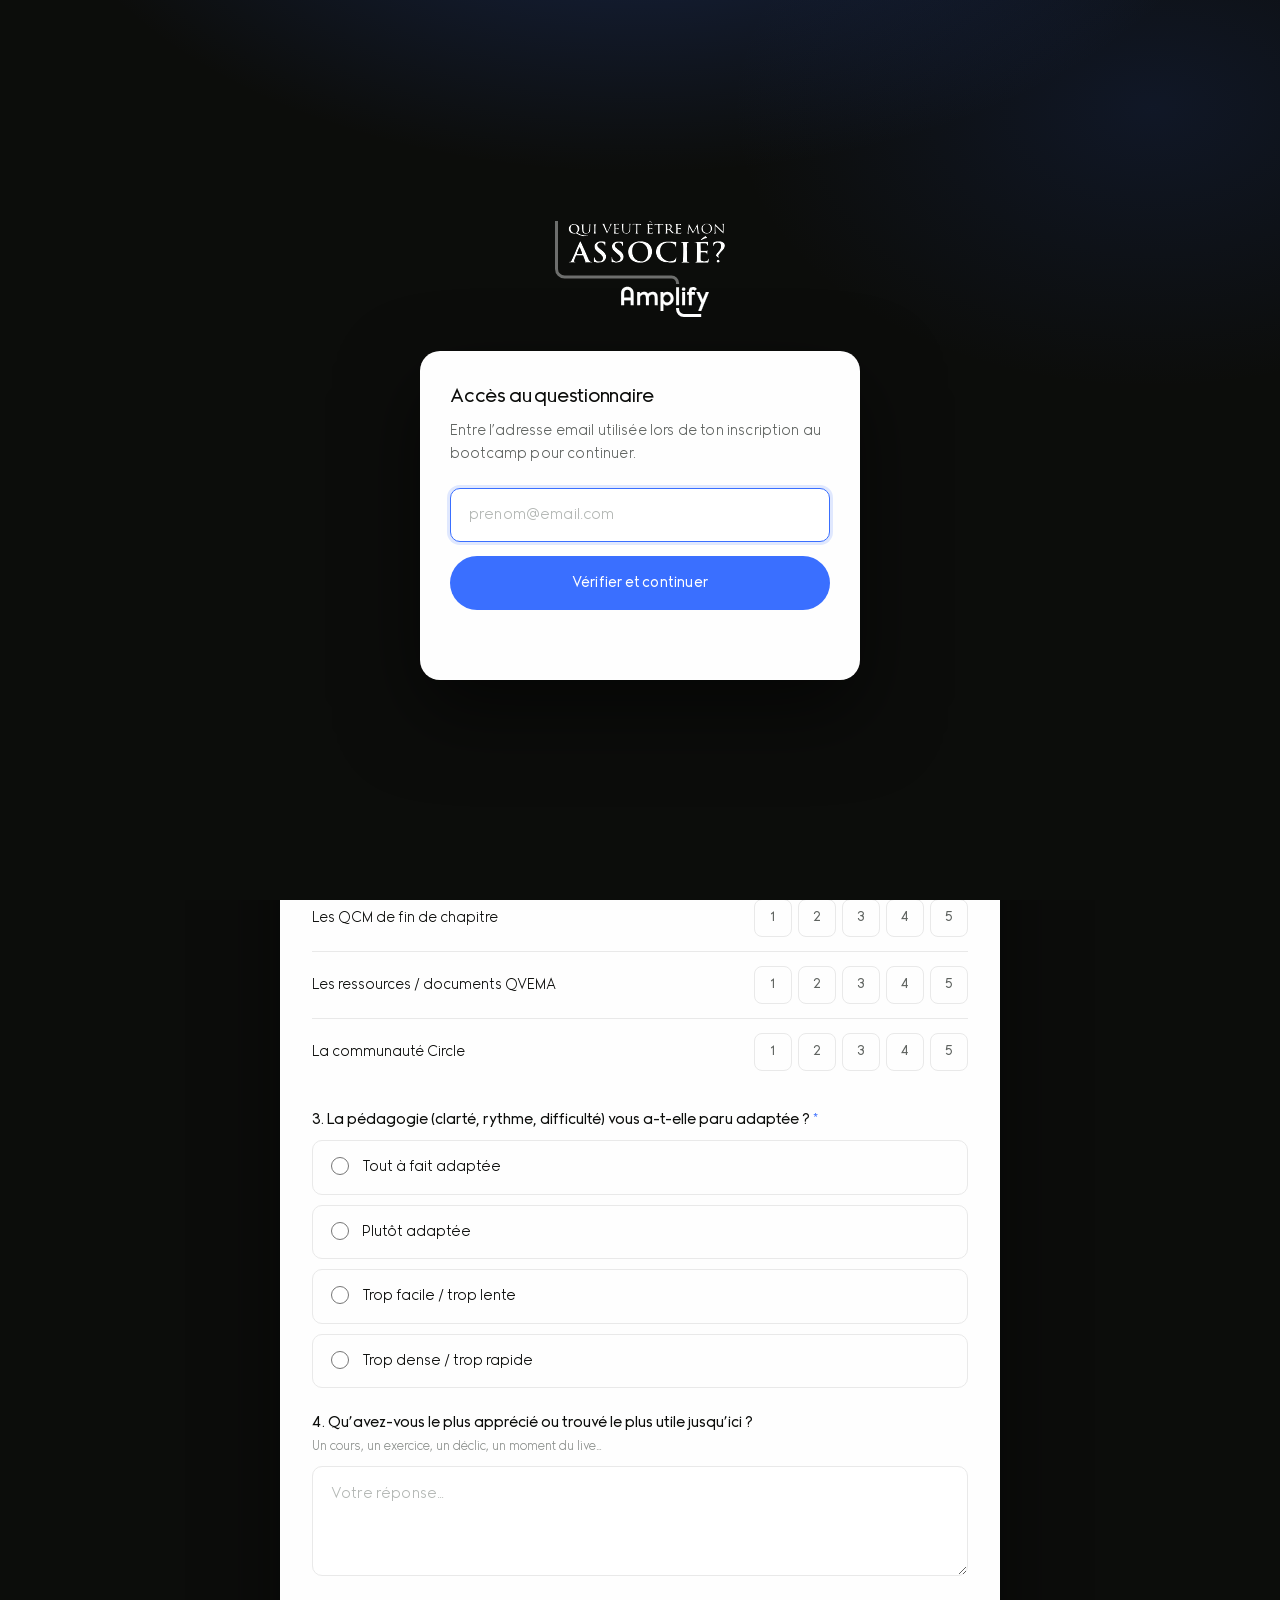
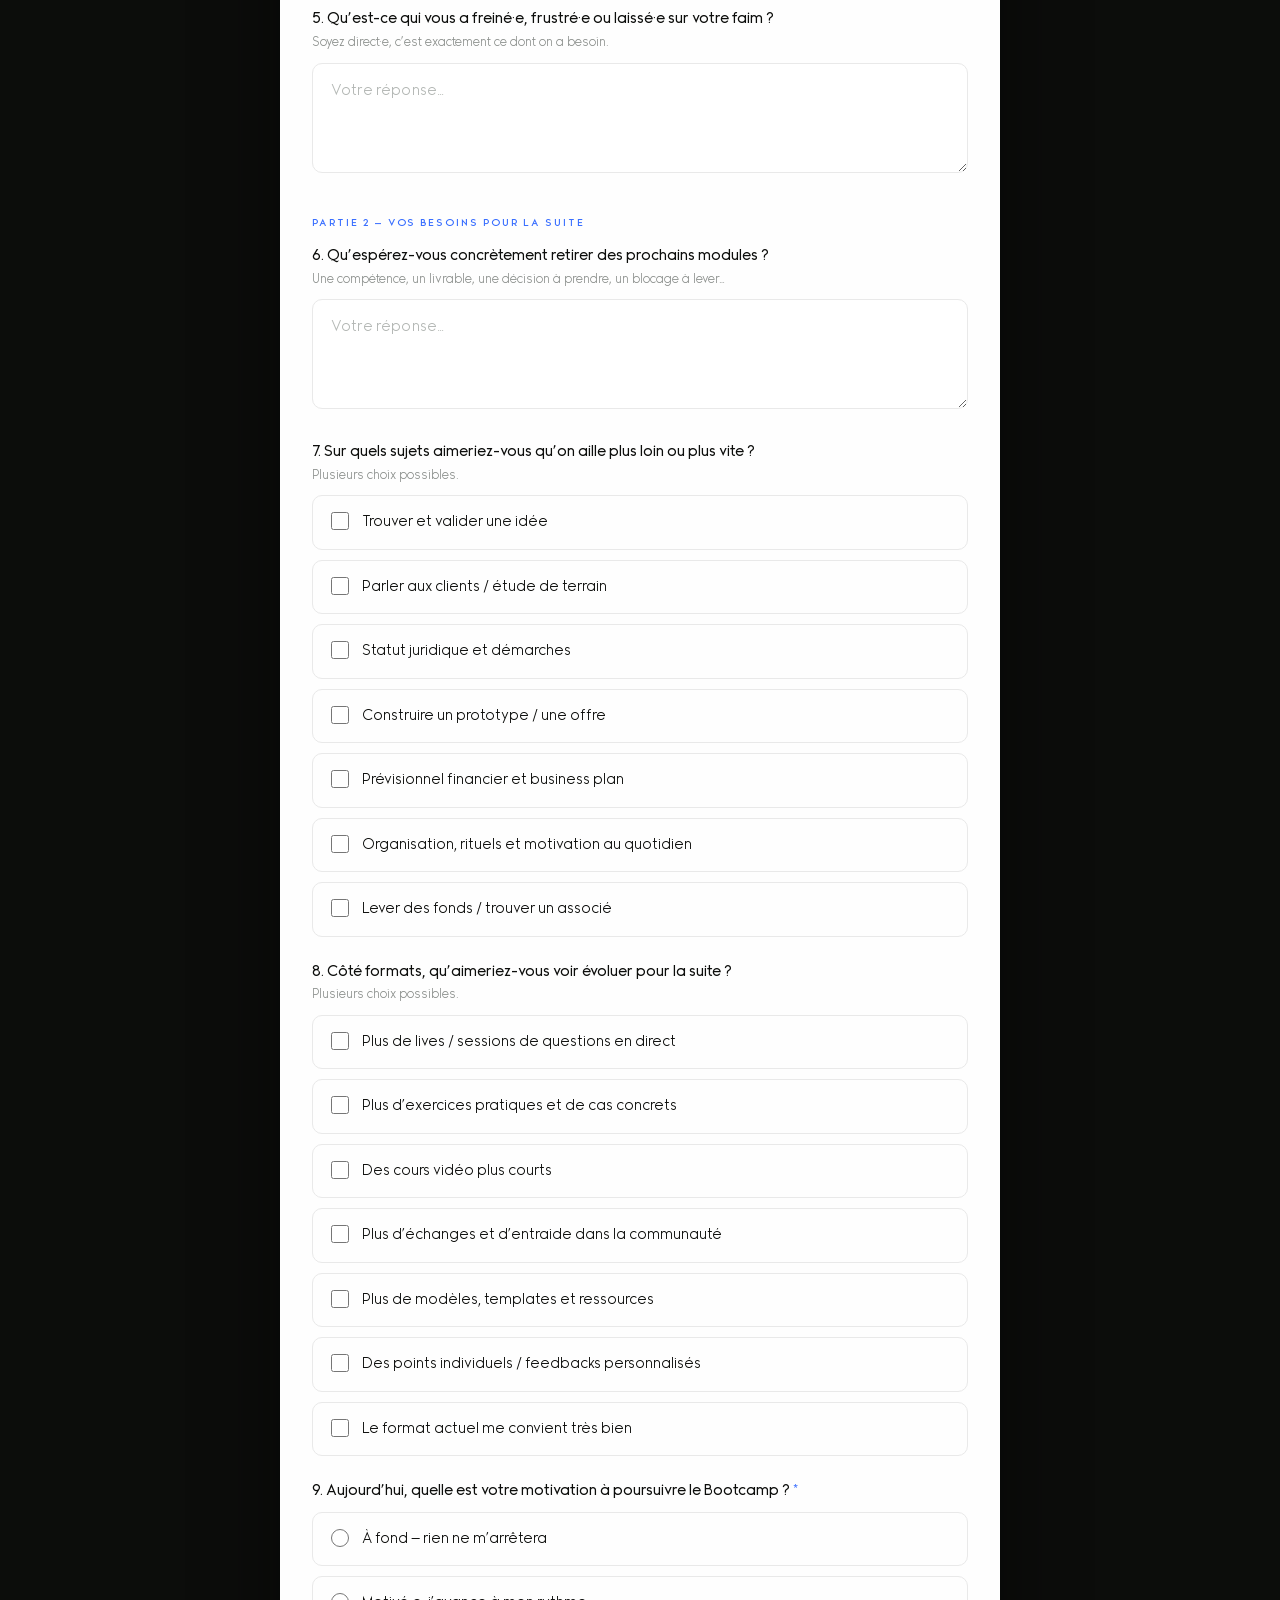
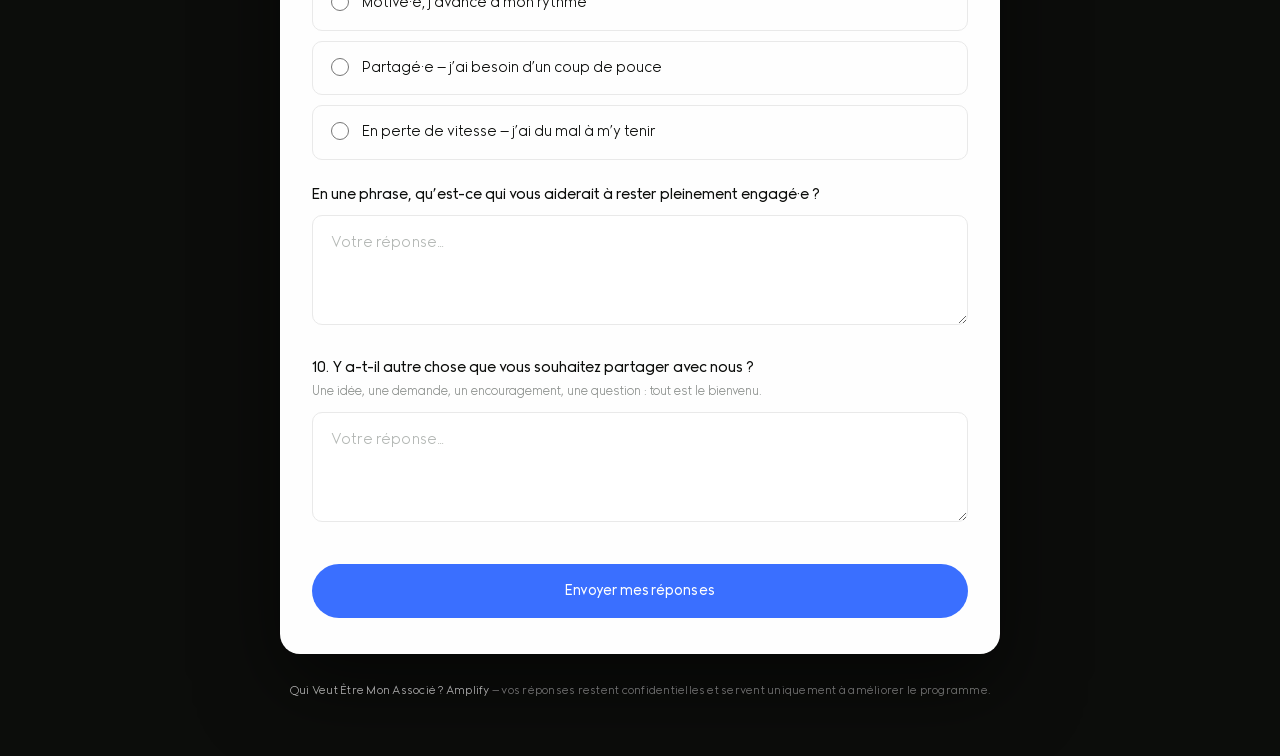
<file: index.html>
<!DOCTYPE html>
<html lang="fr">
<head>
<meta charset="UTF-8" />
<meta name="viewport" content="width=device-width, initial-scale=1.0" />
<title>Qui Veut Être Mon Associé ? Amplify — Votre avis sur les Modules 0 & 1</title>
<meta name="theme-color" content="#0c0d0b" />
<meta name="robots" content="noindex, nofollow" />
<link rel="icon" href="/assets/favicon.svg" type="image/svg+xml" />
<link rel="preload" href="/assets/fonts/Slake-Regular.woff2" as="font" type="font/woff2" crossorigin />
<link rel="preload" href="/assets/fonts/Slake-Light.woff2" as="font" type="font/woff2" crossorigin />
<link rel="stylesheet" href="/assets/qvema.css" />
</head>
<body>
<!-- Contrôle d'accès : email d'inscription (table Clients Airtable) -->
<div id="clientGate" class="gate">
  <div class="gate-inner">
    <a class="brand-logo" href="https://quiveutetremonassocie.com" target="_blank" rel="noopener">
      <img src="/assets/logo-qvema-amplify.svg" alt="Qui Veut Être Mon Associé ? Amplify" width="170" height="97" />
    </a>
    <div class="gate-card">
      <h2>Accès au questionnaire</h2>
      <p>Entre l'adresse email utilisée lors de ton inscription au bootcamp pour continuer.</p>
      <input id="clientGateEmail" type="email" autocomplete="email" placeholder="prenom@email.com" />
      <button id="clientGateBtn" type="button" class="btn-primary">Vérifier et continuer</button>
      <div id="clientGateMsg" class="gate-msg"></div>
    </div>
  </div>
</div>
<script>
(function(){
  var gate=document.getElementById('clientGate'),input=document.getElementById('clientGateEmail'),
      btn=document.getElementById('clientGateBtn'),msg=document.getElementById('clientGateMsg'),
      CONTACT='contact@qvemaamplify.com';
  function setMsg(h){ msg.innerHTML=h; }
  function link(){ return '<a href="mailto:'+CONTACT+'">'+CONTACT+'</a>'; }
  function isEmail(v){ return /^[^@\s]+@[^@\s]+\.[^@\s]+$/.test(v); }
  function escapeHtml(s){ var d=document.createElement('div'); d.textContent=(s==null?'':s); return d.innerHTML; }
  function spin(){ return '<span class="ld-spin"></span>'; }
  (function(){ if(document.getElementById('ld-spin-css')) return; var st=document.createElement('style'); st.id='ld-spin-css'; st.textContent=''; document.head.appendChild(st); })();
  function mapPromo(p){ var m=(p||'').match(/(\d+)/); return m?('Promo '+m[1]):''; }
  function applyProfile(j){
    var pn=document.getElementById('prenom'); if(pn && j.prenom){ pn.value=j.prenom; pn.readOnly=true; pn.classList.add('qv-lock'); }
    var nn=document.getElementById('nom'); if(nn && j.nom){ nn.value=j.nom; nn.readOnly=true; nn.classList.add('qv-lock'); }
    var pr=document.getElementById('promo'); if(pr){ var mp=mapPromo(j.promo); if(mp && [].some.call(pr.options,function(o){return o.value===mp;})){ pr.value=mp; pr.disabled=true; pr.classList.add('qv-lock'); } }
    var host=document.querySelector('.card')||document.querySelector('.wrap')||document.body;
    if(host && j.prenom && !document.getElementById('qv-greet')){
      var g=document.createElement('div'); g.className='qv-greet'; g.id='qv-greet'; var pt=mapPromo(j.promo);
      g.innerHTML='👋 Bonjour <b>'+escapeHtml(j.prenom)+'</b>'+(pt?(' <span class="qv-promo">· '+escapeHtml(pt)+'</span>'):'')+' — vos informations sont déjà renseignées, il ne reste que votre retour à partager. Merci 🙏';
      host.insertBefore(g, host.firstChild);
    }
  }
  async function verify(){
    var email=(input.value||'').trim();
    if(!isEmail(email)){ setMsg('Merci d’indiquer une adresse email valide.'); return; }
    btn.disabled=true; var old=btn.innerHTML; btn.innerHTML=spin()+'Vérification…'; msg.innerHTML='';
    // Réessai automatique (jusqu'à 3 fois) : absorbe les erreurs transitoires
    // (démarrage à froid de la fonction, hoquet momentané d'Airtable).
    var j=null, okResp=false;
    for(var attempt=0; attempt<3 && !okResp; attempt++){
      if(attempt>0){ btn.innerHTML=spin()+'Nouvel essai…'; await new Promise(function(res){setTimeout(res,1200);}); }
      try{
        var r=await fetch('/api/check-client',{method:'POST',headers:{'Content-Type':'application/json'},body:JSON.stringify({email:email})});
        j=await r.json().catch(function(){return null;});
        if(r.ok && j && (j.found===true || j.found===false)){ okResp=true; }
      }catch(e){ /* on réessaie */ }
    }
    if(okResp && j.found===true){
      window.__clientEmail=email;
      var f=document.getElementById('email');
      if(f){ f.value=email; f.readOnly=true; f.classList.add('qv-lock'); }
      applyProfile(j);
      gate.style.display='none';
    } else if(okResp && j.found===false){
      btn.disabled=false; btn.innerHTML=old;
      setMsg('Cet email ne correspond à aucune inscription. Utilise l’adresse email de ton inscription, ou écris à '+link()+'.');
    } else {
      btn.disabled=false; btn.innerHTML=old;
      setMsg('Vérification impossible pour le moment. Réessaie dans un instant. Si le problème persiste, écris à '+link()+'.');
    }
  }
  btn.addEventListener('click',verify);
  input.addEventListener('keydown',function(e){ if(e.key==='Enter'){ e.preventDefault(); verify(); } });
  input.focus();
})();
</script>
<div class="wrap">
  <header class="brand">
    <a class="brand-logo" href="https://quiveutetremonassocie.com" target="_blank" rel="noopener">
      <img src="/assets/logo-qvema-amplify.svg" alt="Qui Veut Être Mon Associé ? Amplify" width="190" height="108" />
    </a>
    <div class="kicker">Bootcamp · Modules 0 &amp; 1</div>
    <h1>Votre avis sur les Modules 0 &amp; 1</h1>
    <p>Bravo, vous êtes officiellement lancé·e ! 5 minutes pour façonner la suite du Bootcamp.</p>
  </header>

  <div class="card">
    <div class="progress hidden" id="progress">
      <div class="pbar"><span id="pbar-fill"></span></div>
      <div class="pstep" id="pstep">Étape 1 / 2</div>
    </div>

    <form id="form" novalidate>
      <!-- ÉTAPE 1 -->
      <div class="step hidden" id="step1">
        <div class="step-head">
          <h2>Faisons connaissance</h2>
          <div class="sub">Quelques infos pour relier votre retour à votre parcours.</div>
        </div>

        <div class="field" data-required>
          <label class="q" for="nom">Nom <span class="req">*</span></label>
          <input type="text" id="nom" name="nom" autocomplete="family-name" />
          <div class="err">Merci d’indiquer votre nom.</div>
        </div>

        <div class="field" data-required>
          <label class="q" for="prenom">Prénom <span class="req">*</span></label>
          <input type="text" id="prenom" name="prenom" autocomplete="given-name" />
          <div class="err">Merci d’indiquer votre prénom.</div>
        </div>

        <div class="field" data-required>
          <label class="q" for="naissance">Date de naissance <span class="req">*</span></label>
          <input type="date" id="naissance" name="naissance" />
          <div class="err">Merci d’indiquer votre date de naissance.</div>
        </div>

        <div class="field" data-required>
          <label class="q">Sexe <span class="req">*</span></label>
          <div class="opts" data-single="sexe">
            <label class="opt"><input type="radio" name="sexe" value="Homme"><span>Homme</span></label>
            <label class="opt"><input type="radio" name="sexe" value="Femme"><span>Femme</span></label>
            <label class="opt"><input type="radio" name="sexe" value="Préfère ne pas me prononcer"><span>Préfère ne pas me prononcer</span></label>
          </div>
          <div class="err">Merci de choisir une réponse.</div>
        </div>

        <div class="field" data-required>
          <label class="q" for="departement">Votre département <span class="req">*</span>
            <span class="hint">Pour savoir d’où vient la communauté.</span>
          </label>
          <select id="departement" name="departement">
            <option value="" selected disabled>— Sélectionnez votre département —</option>
            <option value="01 - Ain">01 — Ain</option>
            <option value="02 - Aisne">02 — Aisne</option>
            <option value="03 - Allier">03 — Allier</option>
            <option value="04 - Alpes-de-Haute-Provence">04 — Alpes-de-Haute-Provence</option>
            <option value="05 - Hautes-Alpes">05 — Hautes-Alpes</option>
            <option value="06 - Alpes-Maritimes">06 — Alpes-Maritimes</option>
            <option value="07 - Ardèche">07 — Ardèche</option>
            <option value="08 - Ardennes">08 — Ardennes</option>
            <option value="09 - Ariège">09 — Ariège</option>
            <option value="10 - Aube">10 — Aube</option>
            <option value="11 - Aude">11 — Aude</option>
            <option value="12 - Aveyron">12 — Aveyron</option>
            <option value="13 - Bouches-du-Rhône">13 — Bouches-du-Rhône</option>
            <option value="14 - Calvados">14 — Calvados</option>
            <option value="15 - Cantal">15 — Cantal</option>
            <option value="16 - Charente">16 — Charente</option>
            <option value="17 - Charente-Maritime">17 — Charente-Maritime</option>
            <option value="18 - Cher">18 — Cher</option>
            <option value="19 - Corrèze">19 — Corrèze</option>
            <option value="2A - Corse-du-Sud">2A — Corse-du-Sud</option>
            <option value="2B - Haute-Corse">2B — Haute-Corse</option>
            <option value="21 - Côte-d'Or">21 — Côte-d'Or</option>
            <option value="22 - Côtes-d'Armor">22 — Côtes-d'Armor</option>
            <option value="23 - Creuse">23 — Creuse</option>
            <option value="24 - Dordogne">24 — Dordogne</option>
            <option value="25 - Doubs">25 — Doubs</option>
            <option value="26 - Drôme">26 — Drôme</option>
            <option value="27 - Eure">27 — Eure</option>
            <option value="28 - Eure-et-Loir">28 — Eure-et-Loir</option>
            <option value="29 - Finistère">29 — Finistère</option>
            <option value="30 - Gard">30 — Gard</option>
            <option value="31 - Haute-Garonne">31 — Haute-Garonne</option>
            <option value="32 - Gers">32 — Gers</option>
            <option value="33 - Gironde">33 — Gironde</option>
            <option value="34 - Hérault">34 — Hérault</option>
            <option value="35 - Ille-et-Vilaine">35 — Ille-et-Vilaine</option>
            <option value="36 - Indre">36 — Indre</option>
            <option value="37 - Indre-et-Loire">37 — Indre-et-Loire</option>
            <option value="38 - Isère">38 — Isère</option>
            <option value="39 - Jura">39 — Jura</option>
            <option value="40 - Landes">40 — Landes</option>
            <option value="41 - Loir-et-Cher">41 — Loir-et-Cher</option>
            <option value="42 - Loire">42 — Loire</option>
            <option value="43 - Haute-Loire">43 — Haute-Loire</option>
            <option value="44 - Loire-Atlantique">44 — Loire-Atlantique</option>
            <option value="45 - Loiret">45 — Loiret</option>
            <option value="46 - Lot">46 — Lot</option>
            <option value="47 - Lot-et-Garonne">47 — Lot-et-Garonne</option>
            <option value="48 - Lozère">48 — Lozère</option>
            <option value="49 - Maine-et-Loire">49 — Maine-et-Loire</option>
            <option value="50 - Manche">50 — Manche</option>
            <option value="51 - Marne">51 — Marne</option>
            <option value="52 - Haute-Marne">52 — Haute-Marne</option>
            <option value="53 - Mayenne">53 — Mayenne</option>
            <option value="54 - Meurthe-et-Moselle">54 — Meurthe-et-Moselle</option>
            <option value="55 - Meuse">55 — Meuse</option>
            <option value="56 - Morbihan">56 — Morbihan</option>
            <option value="57 - Moselle">57 — Moselle</option>
            <option value="58 - Nièvre">58 — Nièvre</option>
            <option value="59 - Nord">59 — Nord</option>
            <option value="60 - Oise">60 — Oise</option>
            <option value="61 - Orne">61 — Orne</option>
            <option value="62 - Pas-de-Calais">62 — Pas-de-Calais</option>
            <option value="63 - Puy-de-Dôme">63 — Puy-de-Dôme</option>
            <option value="64 - Pyrénées-Atlantiques">64 — Pyrénées-Atlantiques</option>
            <option value="65 - Hautes-Pyrénées">65 — Hautes-Pyrénées</option>
            <option value="66 - Pyrénées-Orientales">66 — Pyrénées-Orientales</option>
            <option value="67 - Bas-Rhin">67 — Bas-Rhin</option>
            <option value="68 - Haut-Rhin">68 — Haut-Rhin</option>
            <option value="69 - Rhône">69 — Rhône</option>
            <option value="70 - Haute-Saône">70 — Haute-Saône</option>
            <option value="71 - Saône-et-Loire">71 — Saône-et-Loire</option>
            <option value="72 - Sarthe">72 — Sarthe</option>
            <option value="73 - Savoie">73 — Savoie</option>
            <option value="74 - Haute-Savoie">74 — Haute-Savoie</option>
            <option value="75 - Paris">75 — Paris</option>
            <option value="76 - Seine-Maritime">76 — Seine-Maritime</option>
            <option value="77 - Seine-et-Marne">77 — Seine-et-Marne</option>
            <option value="78 - Yvelines">78 — Yvelines</option>
            <option value="79 - Deux-Sèvres">79 — Deux-Sèvres</option>
            <option value="80 - Somme">80 — Somme</option>
            <option value="81 - Tarn">81 — Tarn</option>
            <option value="82 - Tarn-et-Garonne">82 — Tarn-et-Garonne</option>
            <option value="83 - Var">83 — Var</option>
            <option value="84 - Vaucluse">84 — Vaucluse</option>
            <option value="85 - Vendée">85 — Vendée</option>
            <option value="86 - Vienne">86 — Vienne</option>
            <option value="87 - Haute-Vienne">87 — Haute-Vienne</option>
            <option value="88 - Vosges">88 — Vosges</option>
            <option value="89 - Yonne">89 — Yonne</option>
            <option value="90 - Territoire de Belfort">90 — Territoire de Belfort</option>
            <option value="91 - Essonne">91 — Essonne</option>
            <option value="92 - Hauts-de-Seine">92 — Hauts-de-Seine</option>
            <option value="93 - Seine-Saint-Denis">93 — Seine-Saint-Denis</option>
            <option value="94 - Val-de-Marne">94 — Val-de-Marne</option>
            <option value="95 - Val-d'Oise">95 — Val-d'Oise</option>
            <option value="971 - Guadeloupe">971 — Guadeloupe</option>
            <option value="972 - Martinique">972 — Martinique</option>
            <option value="973 - Guyane">973 — Guyane</option>
            <option value="974 - La Réunion">974 — La Réunion</option>
            <option value="976 - Mayotte">976 — Mayotte</option>
          </select>
          <div class="err">Merci de sélectionner votre département.</div>
        </div>

        <div class="field" data-required>
          <label class="q" for="typeprojet">Quel type de projet entrepreneurial menez-vous ? <span class="req">*</span>
            <span class="hint">Choisissez ce qui s’en rapproche le plus.</span>
          </label>
          <select id="typeprojet" name="typeprojet">
            <option value="" selected disabled>— Sélectionnez votre type de projet —</option>
            <option value="SaaS / Logiciel">SaaS / Logiciel</option>
            <option value="E-commerce">E-commerce</option>
            <option value="Intelligence artificielle (IA)">Intelligence artificielle (IA)</option>
            <option value="Cybersécurité">Cybersécurité</option>
            <option value="Application mobile">Application mobile</option>
            <option value="Marketplace / Plateforme">Marketplace / Plateforme</option>
            <option value="Activité libérale / Indépendant">Activité libérale / Indépendant</option>
            <option value="Service / Conseil">Service / Conseil</option>
            <option value="Commerce physique / Restauration">Commerce physique / Restauration</option>
            <option value="Artisanat / Production">Artisanat / Production</option>
            <option value="Santé / Bien-être">Santé / Bien-être</option>
            <option value="Éducation / Formation">Éducation / Formation</option>
            <option value="Food / Agroalimentaire">Food / Agroalimentaire</option>
            <option value="Je n'ai pas encore d'idée précise">Je n’ai pas encore d’idée précise</option>
            <option value="Autre">Autre</option>
          </select>
          <div class="err">Merci de sélectionner une réponse.</div>
        </div>

        <div class="field hidden" id="precisionField">
          <label class="q" for="typeprojet_precision">Précisez votre projet</label>
          <textarea id="typeprojet_precision" name="typeprojet_precision" placeholder="Décrivez en quelques mots ce que vous faites…"></textarea>
          <div class="err">Merci de préciser votre projet.</div>
        </div>

        <div class="nav">
          <button type="button" class="btn-primary" id="toStep2">Continuer →</button>
        </div>
      </div>

      <!-- ÉTAPE 2 (désormais unique : l'identité vient du formulaire d'accueil) -->
      <div class="step" id="step2">
        <div class="step-head">
          <h2>Votre expérience jusqu’ici</h2>
          <div class="sub">Pas de bonne ou mauvaise réponse — votre franchise est ce qui nous aide le plus.</div>
        </div>

        <div class="section-label">Partie 1 — Satisfaction</div>

        <div class="field" data-required>
          <label class="q">1. Globalement, à quel point êtes-vous satisfait·e des Modules 0 et 1 ? <span class="req">*</span></label>
          <div class="scale" id="scale-q1"></div>
          <div class="scale-legend"><span>Pas du tout</span><span>Très satisfait·e</span></div>
          <div class="err">Merci de choisir une note.</div>
        </div>

        <div class="field">
          <label class="q">2. Comment évaluez-vous chacun des formats proposés ?
            <span class="hint">Notez de 1 à 5. Laissez vide si vous n’y avez pas encore touché.</span>
          </label>
          <div id="formats"></div>
        </div>

        <div class="field" data-required>
          <label class="q">3. La pédagogie (clarté, rythme, difficulté) vous a-t-elle paru adaptée ? <span class="req">*</span></label>
          <div class="opts" data-single="pedagogie">
            <label class="opt"><input type="radio" name="pedagogie" value="Tout à fait adaptée"><span>Tout à fait adaptée</span></label>
            <label class="opt"><input type="radio" name="pedagogie" value="Plutôt adaptée"><span>Plutôt adaptée</span></label>
            <label class="opt"><input type="radio" name="pedagogie" value="Trop facile / trop lente"><span>Trop facile / trop lente</span></label>
            <label class="opt"><input type="radio" name="pedagogie" value="Trop dense / trop rapide"><span>Trop dense / trop rapide</span></label>
          </div>
          <div class="err">Merci de choisir une réponse.</div>
        </div>

        <div class="field">
          <label class="q">4. Qu’avez-vous le plus apprécié ou trouvé le plus utile jusqu’ici ?
            <span class="hint">Un cours, un exercice, un déclic, un moment du live…</span>
          </label>
          <textarea name="apprecie" placeholder="Votre réponse…"></textarea>
        </div>

        <div class="field">
          <label class="q">5. Qu’est-ce qui vous a freiné·e, frustré·e ou laissé·e sur votre faim ?
            <span class="hint">Soyez direct·e, c’est exactement ce dont on a besoin.</span>
          </label>
          <textarea name="frustration" placeholder="Votre réponse…"></textarea>
        </div>

        <div class="section-label">Partie 2 — Vos besoins pour la suite</div>

        <div class="field">
          <label class="q">6. Qu’espérez-vous concrètement retirer des prochains modules ?
            <span class="hint">Une compétence, un livrable, une décision à prendre, un blocage à lever…</span>
          </label>
          <textarea name="attentes" placeholder="Votre réponse…"></textarea>
        </div>

        <div class="field">
          <label class="q">7. Sur quels sujets aimeriez-vous qu’on aille plus loin ou plus vite ?
            <span class="hint">Plusieurs choix possibles.</span>
          </label>
          <div class="opts" data-multi="sujets">
            <label class="opt"><input type="checkbox" value="Trouver et valider une idée"><span>Trouver et valider une idée</span></label>
            <label class="opt"><input type="checkbox" value="Parler aux clients / étude de terrain"><span>Parler aux clients / étude de terrain</span></label>
            <label class="opt"><input type="checkbox" value="Statut juridique et démarches"><span>Statut juridique et démarches</span></label>
            <label class="opt"><input type="checkbox" value="Construire un prototype / une offre"><span>Construire un prototype / une offre</span></label>
            <label class="opt"><input type="checkbox" value="Prévisionnel financier et business plan"><span>Prévisionnel financier et business plan</span></label>
            <label class="opt"><input type="checkbox" value="Organisation, rituels et motivation"><span>Organisation, rituels et motivation au quotidien</span></label>
            <label class="opt"><input type="checkbox" value="Lever des fonds / trouver un associé"><span>Lever des fonds / trouver un associé</span></label>
          </div>
        </div>

        <div class="field">
          <label class="q">8. Côté formats, qu’aimeriez-vous voir évoluer pour la suite ?
            <span class="hint">Plusieurs choix possibles.</span>
          </label>
          <div class="opts" data-multi="formats_evolution">
            <label class="opt"><input type="checkbox" value="Plus de lives / questions en direct"><span>Plus de lives / sessions de questions en direct</span></label>
            <label class="opt"><input type="checkbox" value="Plus d'exercices pratiques"><span>Plus d’exercices pratiques et de cas concrets</span></label>
            <label class="opt"><input type="checkbox" value="Des cours vidéo plus courts"><span>Des cours vidéo plus courts</span></label>
            <label class="opt"><input type="checkbox" value="Plus d'échanges dans la communauté"><span>Plus d’échanges et d’entraide dans la communauté</span></label>
            <label class="opt"><input type="checkbox" value="Plus de templates et ressources"><span>Plus de modèles, templates et ressources</span></label>
            <label class="opt"><input type="checkbox" value="Feedbacks personnalisés"><span>Des points individuels / feedbacks personnalisés</span></label>
            <label class="opt"><input type="checkbox" value="Le format actuel me convient"><span>Le format actuel me convient très bien</span></label>
          </div>
        </div>

        <div class="field" data-required>
          <label class="q">9. Aujourd’hui, quelle est votre motivation à poursuivre le Bootcamp ? <span class="req">*</span></label>
          <div class="opts" data-single="motivation">
            <label class="opt"><input type="radio" name="motivation" value="À fond — rien ne m'arrêtera"><span>À fond — rien ne m’arrêtera</span></label>
            <label class="opt"><input type="radio" name="motivation" value="Motivé·e, j'avance à mon rythme"><span>Motivé·e, j’avance à mon rythme</span></label>
            <label class="opt"><input type="radio" name="motivation" value="Partagé·e — besoin d'un coup de pouce"><span>Partagé·e — j’ai besoin d’un coup de pouce</span></label>
            <label class="opt"><input type="radio" name="motivation" value="En perte de vitesse"><span>En perte de vitesse — j’ai du mal à m’y tenir</span></label>
          </div>
          <div class="err">Merci de choisir une réponse.</div>
        </div>

        <div class="field">
          <label class="q">En une phrase, qu’est-ce qui vous aiderait à rester pleinement engagé·e ?</label>
          <textarea name="motivation_phrase" placeholder="Votre réponse…"></textarea>
        </div>

        <div class="field">
          <label class="q">10. Y a-t-il autre chose que vous souhaitez partager avec nous ?
            <span class="hint">Une idée, une demande, un encouragement, une question : tout est le bienvenu.</span>
          </label>
          <textarea name="autre" placeholder="Votre réponse…"></textarea>
        </div>

        <div class="nav">
          <button type="button" class="btn-ghost hidden" id="backStep1">← Retour</button>
          <button type="submit" class="btn-primary" id="submitBtn">Envoyer mes réponses</button>
        </div>
      </div>
    </form>

    <div class="thanks hidden" id="thanks">
      <div class="check"><svg viewBox="0 0 24 24"><path d="M20 6L9 17l-5-5"/></svg></div>
      <h2>Merci pour votre retour ! 🙌</h2>
      <p>Vos réponses rendent le Bootcamp meilleur pour vous et pour toute la communauté QVEMA Amplify. À très vite pour la suite.</p>
    </div>
  </div>

  <div class="foot"><a href="https://quiveutetremonassocie.com" target="_blank" rel="noopener">Qui Veut Être Mon Associé ? Amplify</a> — vos réponses restent confidentielles et servent uniquement à améliorer le programme.</div>
</div>

<script>
/* ====== CONFIG : URL de réception (Apps Script Web App) ====== */
const ENDPOINT_URL = "https://script.google.com/macros/s/AKfycbzVcNiXd0lAOFtyBWOE4vOaZOj0LHJDqO8zJ_yn6B_nRVtA4mTjfHcR9itlnjL-cAyJnA/exec";

/* ====== Échelle Q1 (1 à 5) ====== */
const sc = document.getElementById('scale-q1');
for(let i=1;i<=5;i++){
  const lab=document.createElement('label');
  lab.innerHTML='<input type="radio" name="satisfaction" value="'+i+'"><span class="dot">'+i+'</span>';
  sc.appendChild(lab);
}

/* ====== Notation par format (Q2) ====== */
const FORMATS = [
  ["cours","Les cours vidéo"],
  ["exercices","Les exercices guidés et micro-exercices"],
  ["live","Le live Q&A avec Marc Simoncini"],
  ["qcm","Les QCM de fin de chapitre"],
  ["ressources","Les ressources / documents QVEMA"],
  ["circle","La communauté Circle"]
];
const fc = document.getElementById('formats');
FORMATS.forEach(([key,label])=>{
  const row=document.createElement('div');
  row.className='rating-row';
  let mini='<div class="mini">';
  for(let i=1;i<=5;i++){
    mini+='<label><input type="radio" name="fmt_'+key+'" value="'+i+'"><span class="d">'+i+'</span></label>';
  }
  mini+='</div>';
  row.innerHTML='<div class="name">'+label+'</div>'+mini;
  fc.appendChild(row);
});

/* ====== Type de projet : champ "Autre" conditionnel ====== */
const typeSel = document.getElementById('typeprojet');
const precField = document.getElementById('precisionField');
typeSel.addEventListener('change',function(){
  if(this.value==='Autre'){ precField.classList.remove('hidden'); }
  else { precField.classList.add('hidden'); precField.classList.remove('invalid'); document.getElementById('typeprojet_precision').value=''; }
});

/* ====== Navigation 2 étapes ====== */
const step1=document.getElementById('step1'),step2=document.getElementById('step2');
const pbar=document.getElementById('pbar-fill'),pstep=document.getElementById('pstep');
function showStep(n){
  if(n===1){step1.classList.remove('hidden');step2.classList.add('hidden');pbar.style.width='50%';pstep.textContent='Étape 1 / 2';}
  else{step1.classList.add('hidden');step2.classList.remove('hidden');pbar.style.width='100%';pstep.textContent='Étape 2 / 2';}
  window.scrollTo({top:0,behavior:'smooth'});
}

function fieldFilled(f){
  const radios=f.querySelectorAll('input[type=radio]');
  if(radios.length) return [...radios].some(r=>r.checked);
  const c=f.querySelector('input,select,textarea');
  return c && c.value.trim()!=='';
}
function validateStep1(){
  let ok=true,firstBad=null;
  step1.querySelectorAll('.field[data-required]').forEach(f=>{
    const filled=fieldFilled(f);
    f.classList.toggle('invalid',!filled);
    if(!filled){ ok=false; if(!firstBad) firstBad=f; }
  });
  if(typeSel.value==='Autre'){
    const pv=document.getElementById('typeprojet_precision').value.trim();
    const bad=pv==='';
    precField.classList.toggle('invalid',bad);
    if(bad){ ok=false; if(!firstBad) firstBad=precField; }
  }
  if(firstBad) firstBad.scrollIntoView({behavior:'smooth',block:'center'});
  return ok;
}
function validateStep2(){
  let ok=true,firstBad=null;
  step2.querySelectorAll('.field[data-required]').forEach(f=>{
    const filled=fieldFilled(f);
    f.classList.toggle('invalid',!filled);
    if(!filled){ ok=false; if(!firstBad) firstBad=f; }
  });
  if(firstBad) firstBad.scrollIntoView({behavior:'smooth',block:'center'});
  return ok;
}

document.getElementById('toStep2').addEventListener('click',()=>{ if(validateStep1()) showStep(2); });
document.getElementById('backStep1').addEventListener('click',()=>showStep(1));

document.querySelectorAll('.opt input').forEach(inp=>{
  inp.addEventListener('change',()=>{
    if(inp.type==='radio'){ inp.closest('.opts').querySelectorAll('.opt').forEach(o=>o.classList.remove('sel')); }
    inp.closest('.opt').classList.toggle('sel',inp.checked);
  });
});
document.querySelectorAll('input,select,textarea').forEach(el=>{
  el.addEventListener('input',()=>{const f=el.closest('.field');if(f)f.classList.remove('invalid');});
  el.addEventListener('change',()=>{const f=el.closest('.field');if(f)f.classList.remove('invalid');});
});

/* ====== Collecte + envoi ====== */
function collect(){
  const g=name=>{const el=document.querySelector('[name="'+name+'"]:checked');return el?el.value:'';};
  const multi=key=>{
    const box=document.querySelector('[data-multi="'+key+'"]');
    if(!box) return '';
    return [...box.querySelectorAll('input:checked')].map(i=>i.value).join(' ; ');
  };
  return {
    horodatage: new Date().toISOString(),
    Email: window.__clientEmail || '',
    email: window.__clientEmail || '',
    nom: document.getElementById('nom').value.trim(),
    prenom: document.getElementById('prenom').value.trim(),
    naissance: document.getElementById('naissance').value,
    sexe: g('sexe'),
    departement: document.getElementById('departement').value,
    type_projet: document.getElementById('typeprojet').value,
    type_projet_precision: document.getElementById('typeprojet_precision').value.trim(),
    satisfaction_globale: g('satisfaction'),
    note_cours: g('fmt_cours'),
    note_exercices: g('fmt_exercices'),
    note_live: g('fmt_live'),
    note_qcm: g('fmt_qcm'),
    note_ressources: g('fmt_ressources'),
    note_circle: g('fmt_circle'),
    pedagogie: g('pedagogie'),
    apprecie: document.querySelector('[name=apprecie]').value.trim(),
    frustration: document.querySelector('[name=frustration]').value.trim(),
    attentes: document.querySelector('[name=attentes]').value.trim(),
    sujets: multi('sujets'),
    formats_evolution: multi('formats_evolution'),
    motivation: g('motivation'),
    motivation_phrase: document.querySelector('[name=motivation_phrase]').value.trim(),
    autre: document.querySelector('[name=autre]').value.trim()
  };
}

document.getElementById('form').addEventListener('submit',async e=>{
  e.preventDefault();
  if(!validateStep2()) return;
  const btn=document.getElementById('submitBtn');
  btn.disabled=true; btn.innerHTML='<span class="ld-spin"></span>Envoi en cours…';
  const data=collect();
  try{
    if(ENDPOINT_URL && ENDPOINT_URL.indexOf('http')===0){
      await fetch(ENDPOINT_URL,{method:'POST',mode:'no-cors',headers:{'Content-Type':'text/plain;charset=utf-8'},body:JSON.stringify(data)});
    }
    document.getElementById('form').classList.add('hidden');
    document.getElementById('progress').classList.add('hidden');
    document.getElementById('thanks').classList.remove('hidden');
    window.scrollTo({top:0,behavior:'smooth'});
  }catch(err){
    btn.disabled=false; btn.textContent='Envoyer mes réponses';
    alert("Un souci est survenu lors de l'envoi. Merci de réessayer dans un instant.");
  }
});
</script>
</body>
</html>
</file>
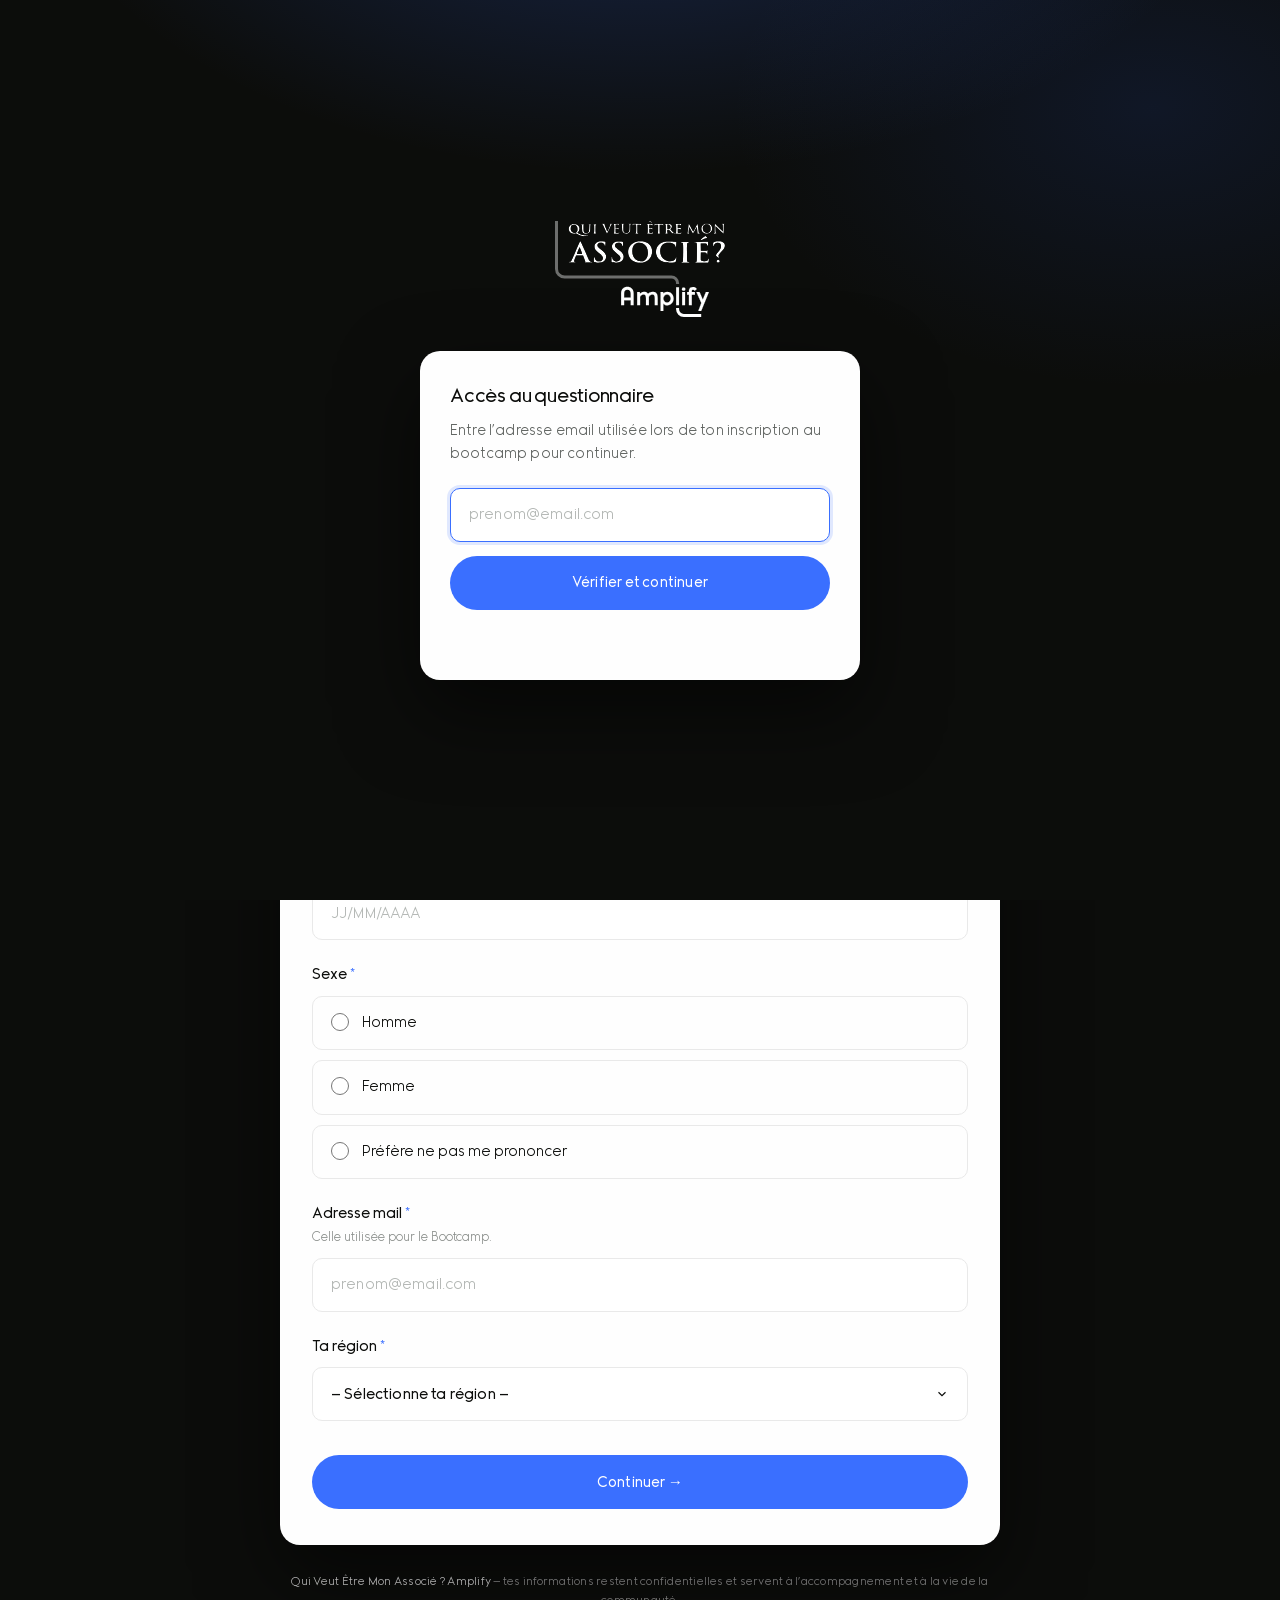
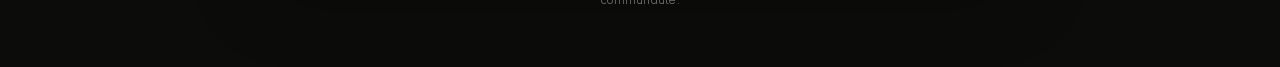
<file: accueil.html>
<!DOCTYPE html>
<html lang="fr">
<head>
<meta charset="UTF-8" />
<meta name="viewport" content="width=device-width, initial-scale=1.0" />
<title>Qui Veut Être Mon Associé ? Amplify — Bienvenue dans le Bootcamp</title>
<meta name="theme-color" content="#0c0d0b" />
<meta name="robots" content="noindex, nofollow" />
<link rel="icon" href="/assets/favicon.svg" type="image/svg+xml" />
<link rel="preload" href="/assets/fonts/Slake-Regular.woff2" as="font" type="font/woff2" crossorigin />
<link rel="preload" href="/assets/fonts/Slake-Light.woff2" as="font" type="font/woff2" crossorigin />
<link rel="stylesheet" href="/assets/qvema.css" />
</head>
<body>
<!-- Contrôle d'accès : email d'inscription (table Clients Airtable) -->
<div id="clientGate" class="gate">
  <div class="gate-inner">
    <a class="brand-logo" href="https://quiveutetremonassocie.com" target="_blank" rel="noopener">
      <img src="/assets/logo-qvema-amplify.svg" alt="Qui Veut Être Mon Associé ? Amplify" width="170" height="97" />
    </a>
    <div class="gate-card">
      <h2>Accès au questionnaire</h2>
      <p>Entre l'adresse email utilisée lors de ton inscription au bootcamp pour continuer.</p>
      <input id="clientGateEmail" type="email" autocomplete="email" placeholder="prenom@email.com" />
      <button id="clientGateBtn" type="button" class="btn-primary">Vérifier et continuer</button>
      <div id="clientGateMsg" class="gate-msg"></div>
    </div>
  </div>
</div>
<script>
(function(){
  var gate=document.getElementById('clientGate'),input=document.getElementById('clientGateEmail'),
      btn=document.getElementById('clientGateBtn'),msg=document.getElementById('clientGateMsg'),
      CONTACT='contact@qvemaamplify.com';
  function setMsg(h){ msg.innerHTML=h; }
  function link(){ return '<a href="mailto:'+CONTACT+'">'+CONTACT+'</a>'; }
  function isEmail(v){ return /^[^@\s]+@[^@\s]+\.[^@\s]+$/.test(v); }
  // La promo est déduite de l'email : on la renseigne et on la verrouille.
  // Airtable peut stocker « 4 », « Promo 4 »… : on ne garde que le numéro.
  function mapPromo(p){ var m=(p||'').match(/(\d+)/); return m?('Promo '+m[1]):''; }
  function applyProfile(j){
    var pr=document.getElementById('promo'); if(!pr) return;
    var mp=mapPromo(j.promo);
    // Promo absente d'Airtable ou hors de la liste : on laisse le choix ouvert
    // plutôt que de bloquer l'inscrit sur un champ obligatoire.
    if(!mp || ![].some.call(pr.options,function(o){ return o.value===mp; })) return;
    pr.value=mp; pr.disabled=true; pr.classList.add('qv-lock');
    var lab=document.querySelector('label[for="promo"]');
    if(lab && !lab.querySelector('.qv-auto')){
      var h=document.createElement('span'); h.className='hint qv-auto';
      h.textContent='Renseignée automatiquement depuis ton inscription au Bootcamp.';
      lab.appendChild(h);
    }
  }
  async function verify(){
    var email=(input.value||'').trim();
    if(!isEmail(email)){ setMsg('Merci d’indiquer une adresse email valide.'); return; }
    btn.disabled=true; var old=btn.textContent; btn.textContent='Vérification…'; msg.innerHTML='';
    // Réessai automatique (jusqu'à 3 fois) : absorbe les erreurs transitoires
    // (démarrage à froid de la fonction, hoquet momentané d'Airtable).
    var j=null, okResp=false;
    for(var attempt=0; attempt<3 && !okResp; attempt++){
      if(attempt>0){ btn.textContent='Nouvel essai…'; await new Promise(function(res){setTimeout(res,1200);}); }
      try{
        var r=await fetch('/api/check-client',{method:'POST',headers:{'Content-Type':'application/json'},body:JSON.stringify({email:email})});
        j=await r.json().catch(function(){return null;});
        if(r.ok && j && (j.found===true || j.found===false)){ okResp=true; }
      }catch(e){ /* on réessaie */ }
    }
    if(okResp && j.found===true){
      window.__clientEmail=email;
      var f=document.getElementById('email');
      if(f){ f.value=email; f.readOnly=true; f.classList.add('qv-lock'); }
      applyProfile(j);
      gate.style.display='none';
    } else if(okResp && j.found===false){
      btn.disabled=false; btn.textContent=old;
      setMsg('Cet email ne correspond à aucune inscription. Utilise l’adresse email de ton inscription, ou écris à '+link()+'.');
    } else {
      btn.disabled=false; btn.textContent=old;
      setMsg('Vérification impossible pour le moment. Réessaie dans un instant. Si le problème persiste, écris à '+link()+'.');
    }
  }
  btn.addEventListener('click',verify);
  input.addEventListener('keydown',function(e){ if(e.key==='Enter'){ e.preventDefault(); verify(); } });
  input.focus();
})();
</script>
<div class="wrap">
  <header class="brand">
    <a class="brand-logo" href="https://quiveutetremonassocie.com" target="_blank" rel="noopener">
      <img src="/assets/logo-qvema-amplify.svg" alt="Qui Veut Être Mon Associé ? Amplify" width="190" height="108" />
    </a>
    <div class="kicker">Bootcamp · Bienvenue</div>
    <h1>Bienvenue dans le Bootcamp 🚀</h1>
    <p>Quelques infos pour faire connaissance, brancher la communauté sur ton projet, et bien t’accompagner. 3 minutes.</p>
  </header>

  <div class="card">
    <div class="progress" id="progress">
      <div class="pbar"><span id="pbar-fill"></span></div>
      <div class="pstep" id="pstep">Étape 1 / 2</div>
    </div>

    <form id="form" novalidate>
      <!-- ÉTAPE 1 : TOI -->
      <div class="step" id="step1">
        <div class="step-head">
          <h2>Faisons connaissance</h2>
          <div class="sub">On commence par toi.</div>
        </div>

        <div class="field" data-required>
          <label class="q" for="promo">Ta promo <span class="req">*</span></label>
          <select id="promo" name="promo">
            <option value="" selected disabled>— Sélectionne ta promo —</option>
            <option value="Promo 1">Promo 1</option>
            <option value="Promo 2">Promo 2</option>
            <option value="Promo 3">Promo 3</option>
            <option value="Promo 4">Promo 4</option>
            <option value="Promo 5">Promo 5</option>
            <option value="Promo 6">Promo 6</option>
          </select>
          <div class="err">Merci de sélectionner ta promo.</div>
        </div>

        <div class="field" data-required>
          <label class="q" for="prenom">Prénom <span class="req">*</span></label>
          <input type="text" id="prenom" name="prenom" autocomplete="given-name" />
          <div class="err">Merci d’indiquer ton prénom.</div>
        </div>

        <div class="field" data-required>
          <label class="q" for="nom">Nom <span class="req">*</span></label>
          <input type="text" id="nom" name="nom" autocomplete="family-name" />
          <div class="err">Merci d’indiquer ton nom.</div>
        </div>

        <div class="field" data-required>
          <label class="q" for="naissance">Date de naissance <span class="req">*</span>
            <span class="hint">Format JJ/MM/AAAA — tape-la directement (les « / » s’ajoutent tout seuls).</span>
          </label>
          <input type="text" id="naissance" name="naissance" inputmode="numeric" placeholder="JJ/MM/AAAA" maxlength="10" autocomplete="bday" />
          <div class="err">Merci d’indiquer ta date de naissance au format JJ/MM/AAAA.</div>
        </div>

        <div class="field" data-required>
          <label class="q">Sexe <span class="req">*</span></label>
          <div class="opts" data-single="sexe">
            <label class="opt"><input type="radio" name="sexe" value="Homme"><span>Homme</span></label>
            <label class="opt"><input type="radio" name="sexe" value="Femme"><span>Femme</span></label>
            <label class="opt"><input type="radio" name="sexe" value="Préfère ne pas me prononcer"><span>Préfère ne pas me prononcer</span></label>
          </div>
          <div class="err">Merci de choisir une réponse.</div>
        </div>

        <div class="field" data-required>
          <label class="q" for="email">Adresse mail <span class="req">*</span>
            <span class="hint">Celle utilisée pour le Bootcamp.</span>
          </label>
          <input type="email" id="email" name="email" autocomplete="email" placeholder="prenom@email.com" />
          <div class="err">Merci d’indiquer un email valide.</div>
        </div>

        <div class="field" data-required>
          <label class="q" for="region">Ta région <span class="req">*</span></label>
          <select id="region" name="region">
            <option value="" selected disabled>— Sélectionne ta région —</option>
            <option value="Auvergne-Rhône-Alpes">Auvergne-Rhône-Alpes</option>
            <option value="Bourgogne-Franche-Comté">Bourgogne-Franche-Comté</option>
            <option value="Bretagne">Bretagne</option>
            <option value="Centre-Val de Loire">Centre-Val de Loire</option>
            <option value="Corse">Corse</option>
            <option value="Grand Est">Grand Est</option>
            <option value="Hauts-de-France">Hauts-de-France</option>
            <option value="Île-de-France">Île-de-France</option>
            <option value="Normandie">Normandie</option>
            <option value="Nouvelle-Aquitaine">Nouvelle-Aquitaine</option>
            <option value="Occitanie">Occitanie</option>
            <option value="Pays de la Loire">Pays de la Loire</option>
            <option value="PACA">PACA</option>
            <option value="DOM-TOM">DOM-TOM</option>
            <option value="National">National</option>
            <option value="Autre">Autre</option>
          </select>
          <div class="err">Merci de sélectionner ta région.</div>
        </div>

        <div class="nav">
          <button type="button" class="btn-primary" id="toStep2">Continuer →</button>
        </div>
      </div>

      <!-- ÉTAPE 2 : TON PROJET -->
      <div class="step hidden" id="step2">
        <div class="step-head">
          <h2>Ton projet</h2>
          <div class="sub">Pour que la communauté et l’équipe comprennent ce que tu construis.</div>
        </div>

        <div class="field" data-required>
          <label class="q" for="projet">Nom du projet / Entreprise <span class="req">*</span>
            <span class="hint">Un nom provisoire suffit — « en cours » si tu n’as pas encore décidé.</span>
          </label>
          <input type="text" id="projet" name="projet" />
          <div class="err">Merci de répondre à cette question.</div>
        </div>

        <div class="field" data-required>
          <label class="q" for="secteur">Secteur d’activité <span class="req">*</span></label>
          <select id="secteur" name="secteur">
            <option value="" selected disabled>— Sélectionne ton secteur —</option>
            <option value="Tech / IA">Tech / IA</option>
            <option value="SaaS / Logiciel">SaaS / Logiciel</option>
            <option value="E-commerce / Marketplace">E-commerce / Marketplace</option>
            <option value="Santé / MedTech">Santé / MedTech</option>
            <option value="Éducation / EdTech">Éducation / EdTech</option>
            <option value="Fintech / Crypto">Fintech / Crypto</option>
            <option value="Green / CleanTech">Green / CleanTech</option>
            <option value="RH / FutureOfWork">RH / FutureOfWork</option>
            <option value="Legal / LegalTech">Legal / LegalTech</option>
            <option value="Food / AgriTech">Food / AgriTech</option>
            <option value="Immobilier / PropTech">Immobilier / PropTech</option>
            <option value="Média / Créatif">Média / Créatif</option>
            <option value="Service">Service</option>
            <option value="Autre">Autre</option>
          </select>
          <div class="err">Merci de sélectionner ton secteur.</div>
        </div>

        <div class="field" data-required>
          <label class="q" for="description">Décris ton projet en 1 phrase <span class="req">*</span></label>
          <textarea id="description" name="description" placeholder="Ex. J’aide les X à faire Y grâce à Z."></textarea>
          <div class="err">Merci de répondre à cette question.</div>
        </div>

        <div class="field" data-required>
          <label class="q">Stade d’avancement <span class="req">*</span></label>
          <div class="opts" data-single="stade">
            <label class="opt"><input type="radio" name="stade" value="Idéation / Concept"><span>Idéation / Concept</span></label>
            <label class="opt"><input type="radio" name="stade" value="En construction / MVP"><span>En construction / MVP</span></label>
            <label class="opt"><input type="radio" name="stade" value="Déjà lancé / cherchant à scaler"><span>Déjà lancé / cherchant à scaler</span></label>
          </div>
          <div class="err">Merci de choisir une réponse.</div>
        </div>

        <div class="field" data-required>
          <label class="q">Ce que tu recherches <span class="req">*</span>
            <span class="hint">Plusieurs choix possibles.</span>
          </label>
          <div class="opts" data-multi="recherche">
            <label class="opt"><input type="checkbox" value="Client(s)"><span>Client(s)</span></label>
            <label class="opt"><input type="checkbox" value="Partenaire(s)"><span>Partenaire(s)</span></label>
            <label class="opt"><input type="checkbox" value="Associé.e(s)"><span>Associé.e(s)</span></label>
            <label class="opt"><input type="checkbox" value="Testeur(s)"><span>Testeur(s)</span></label>
            <label class="opt"><input type="checkbox" value="Mentor"><span>Mentor</span></label>
            <label class="opt"><input type="checkbox" value="Accompagnement / cadre"><span>Accompagnement / cadre</span></label>
            <label class="opt"><input type="checkbox" value="Réseau(x)"><span>Réseau(x)</span></label>
            <label class="opt"><input type="checkbox" value="Autre"><span>Autre</span></label>
          </div>
          <div class="err">Merci de cocher au moins une réponse.</div>
        </div>

        <div class="field">
          <label class="q" for="apport">Ce que tu peux apporter à la communauté
            <span class="hint">Tes compétences, ton réseau, ton expérience… (facultatif)</span>
          </label>
          <textarea id="apport" name="apport" placeholder="Ex. 10 ans en marketing digital, un réseau dans la food…"></textarea>
        </div>

        <div class="field">
          <label class="q" for="siteweb">Site web <span class="hint">Facultatif</span></label>
          <input type="text" id="siteweb" name="siteweb" placeholder="https://…" />
        </div>

        <div class="field">
          <label class="q" for="linkedin">LinkedIn <span class="hint">Facultatif</span></label>
          <input type="text" id="linkedin" name="linkedin" placeholder="https://www.linkedin.com/in/…" />
        </div>

        <div class="nav">
          <button type="button" class="btn-ghost" id="backStep1">← Retour</button>
          <button type="submit" class="btn-primary" id="submitBtn">Rejoindre la communauté 🎉</button>
        </div>
      </div>
    </form>

    <div class="thanks hidden" id="thanks">
      <div class="check"><svg viewBox="0 0 24 24"><path d="M20 6L9 17l-5-5"/></svg></div>
      <h2>Bienvenue à bord ! 🎉</h2>
      <p>Merci — ton profil est enregistré. On a hâte de découvrir ton projet et de t’accompagner tout au long du Bootcamp. À très vite !</p>
    </div>
  </div>

  <div class="foot"><a href="https://quiveutetremonassocie.com" target="_blank" rel="noopener">Qui Veut Être Mon Associé ? Amplify</a> — tes informations restent confidentielles et servent à l’accompagnement et à la vie de la communauté.</div>
</div>

<script>
/* ====== CONFIG ====== */
const ENDPOINT_URL = "https://script.google.com/macros/s/AKfycbzVcNiXd0lAOFtyBWOE4vOaZOj0LHJDqO8zJ_yn6B_nRVtA4mTjfHcR9itlnjL-cAyJnA/exec";
const MODULE_TAG = "Accueil"; /* range les réponses dans l'onglet "Module Accueil" */

/* ====== Navigation ====== */
const step1=document.getElementById('step1'),step2=document.getElementById('step2');
const pbar=document.getElementById('pbar-fill'),pstep=document.getElementById('pstep');
function showStep(n){
  if(n===1){step1.classList.remove('hidden');step2.classList.add('hidden');pbar.style.width='50%';pstep.textContent='Étape 1 / 2';}
  else{step1.classList.add('hidden');step2.classList.remove('hidden');pbar.style.width='100%';pstep.textContent='Étape 2 / 2';}
  window.scrollTo({top:0,behavior:'smooth'});
}
function validDOB(s){
  const m=String(s).match(/^(\d{2})\/(\d{2})\/(\d{4})$/);
  if(!m) return false;
  const d=+m[1],mo=+m[2],y=+m[3];
  if(mo<1||mo>12||d<1||d>31||y<1900||y>new Date().getFullYear()) return false;
  const dt=new Date(y,mo-1,d);
  return dt.getFullYear()===y && dt.getMonth()===mo-1 && dt.getDate()===d;
}
/* Saisie JJ/MM/AAAA : insertion automatique des "/" */
const dobEl=document.getElementById('naissance');
dobEl.addEventListener('input',()=>{
  let x=dobEl.value.replace(/\D/g,'').slice(0,8),o=x;
  if(x.length>4) o=x.slice(0,2)+'/'+x.slice(2,4)+'/'+x.slice(4);
  else if(x.length>2) o=x.slice(0,2)+'/'+x.slice(2);
  dobEl.value=o;
});
function fieldFilled(f){
  const checks=f.querySelectorAll('input[type=radio],input[type=checkbox]');
  if(checks.length) return [...checks].some(r=>r.checked);
  const c=f.querySelector('input,select,textarea');
  if(c && c.id==='naissance') return validDOB(c.value.trim());
  if(c && c.type==='email') return /^[^@\s]+@[^@\s]+\.[^@\s]+$/.test(c.value.trim());
  return c && c.value.trim()!=='';
}
function validate(step){
  let ok=true,firstBad=null;
  step.querySelectorAll('.field[data-required]').forEach(f=>{
    const filled=fieldFilled(f);
    f.classList.toggle('invalid',!filled);
    if(!filled){ ok=false; if(!firstBad) firstBad=f; }
  });
  if(firstBad) firstBad.scrollIntoView({behavior:'smooth',block:'center'});
  return ok;
}
document.getElementById('toStep2').addEventListener('click',()=>{ if(validate(step1)) showStep(2); });
document.getElementById('backStep1').addEventListener('click',()=>showStep(1));
document.querySelectorAll('.opt input').forEach(inp=>{
  inp.addEventListener('change',()=>{
    if(inp.type==='radio'){ inp.closest('.opts').querySelectorAll('.opt').forEach(o=>o.classList.remove('sel')); }
    inp.closest('.opt').classList.toggle('sel',inp.checked);
  });
});
document.querySelectorAll('input,select,textarea').forEach(el=>{
  el.addEventListener('input',()=>{const f=el.closest('.field');if(f)f.classList.remove('invalid');});
  el.addEventListener('change',()=>{const f=el.closest('.field');if(f)f.classList.remove('invalid');});
});

/* ====== Collecte (clés = intitulés de colonnes) ====== */
function collect(){
  const g=name=>{const el=document.querySelector('[name="'+name+'"]:checked');return el?el.value:'';};
  const multi=key=>{const box=document.querySelector('[data-multi="'+key+'"]');return box?[...box.querySelectorAll('input:checked')].map(i=>i.value).join(', '):'';};
  const v=id=>document.getElementById(id).value.trim();
  return {
    "Horodatage": new Date().toISOString(),
    "Module": MODULE_TAG,
    "Promo": document.getElementById('promo').value,
    "Prénom": v('prenom'),
    "Nom": v('nom'),
    "Date de naissance": document.getElementById('naissance').value,
    "Sexe": g('sexe'),
    "Adresse mail": v('email'),
    "Nom du projet / Entreprise": v('projet'),
    "Secteur d'activité": document.getElementById('secteur').value,
    "Description en 1 phrase": v('description'),
    "Stade d'avancement": g('stade'),
    "Ce que je recherche": multi('recherche'),
    "Ce que je peux apporter à la communauté": v('apport'),
    "Région": document.getElementById('region').value,
    "Site web": v('siteweb'),
    "LinkedIn": v('linkedin')
  };
}

document.getElementById('form').addEventListener('submit',async e=>{
  e.preventDefault();
  if(!validate(step2)) return;
  const btn=document.getElementById('submitBtn');
  btn.disabled=true; btn.textContent='Envoi en cours…';
  try{
    if(ENDPOINT_URL && ENDPOINT_URL.indexOf('http')===0){
      await fetch(ENDPOINT_URL,{method:'POST',mode:'no-cors',headers:{'Content-Type':'text/plain;charset=utf-8'},body:JSON.stringify(collect())});
    }
    document.getElementById('form').classList.add('hidden');
    document.getElementById('progress').classList.add('hidden');
    document.getElementById('thanks').classList.remove('hidden');
    window.scrollTo({top:0,behavior:'smooth'});
  }catch(err){
    btn.disabled=false; btn.textContent='Rejoindre la communauté 🎉';
    alert("Un souci est survenu lors de l'envoi. Merci de réessayer dans un instant.");
  }
});
</script>
</body>
</html>
</file>
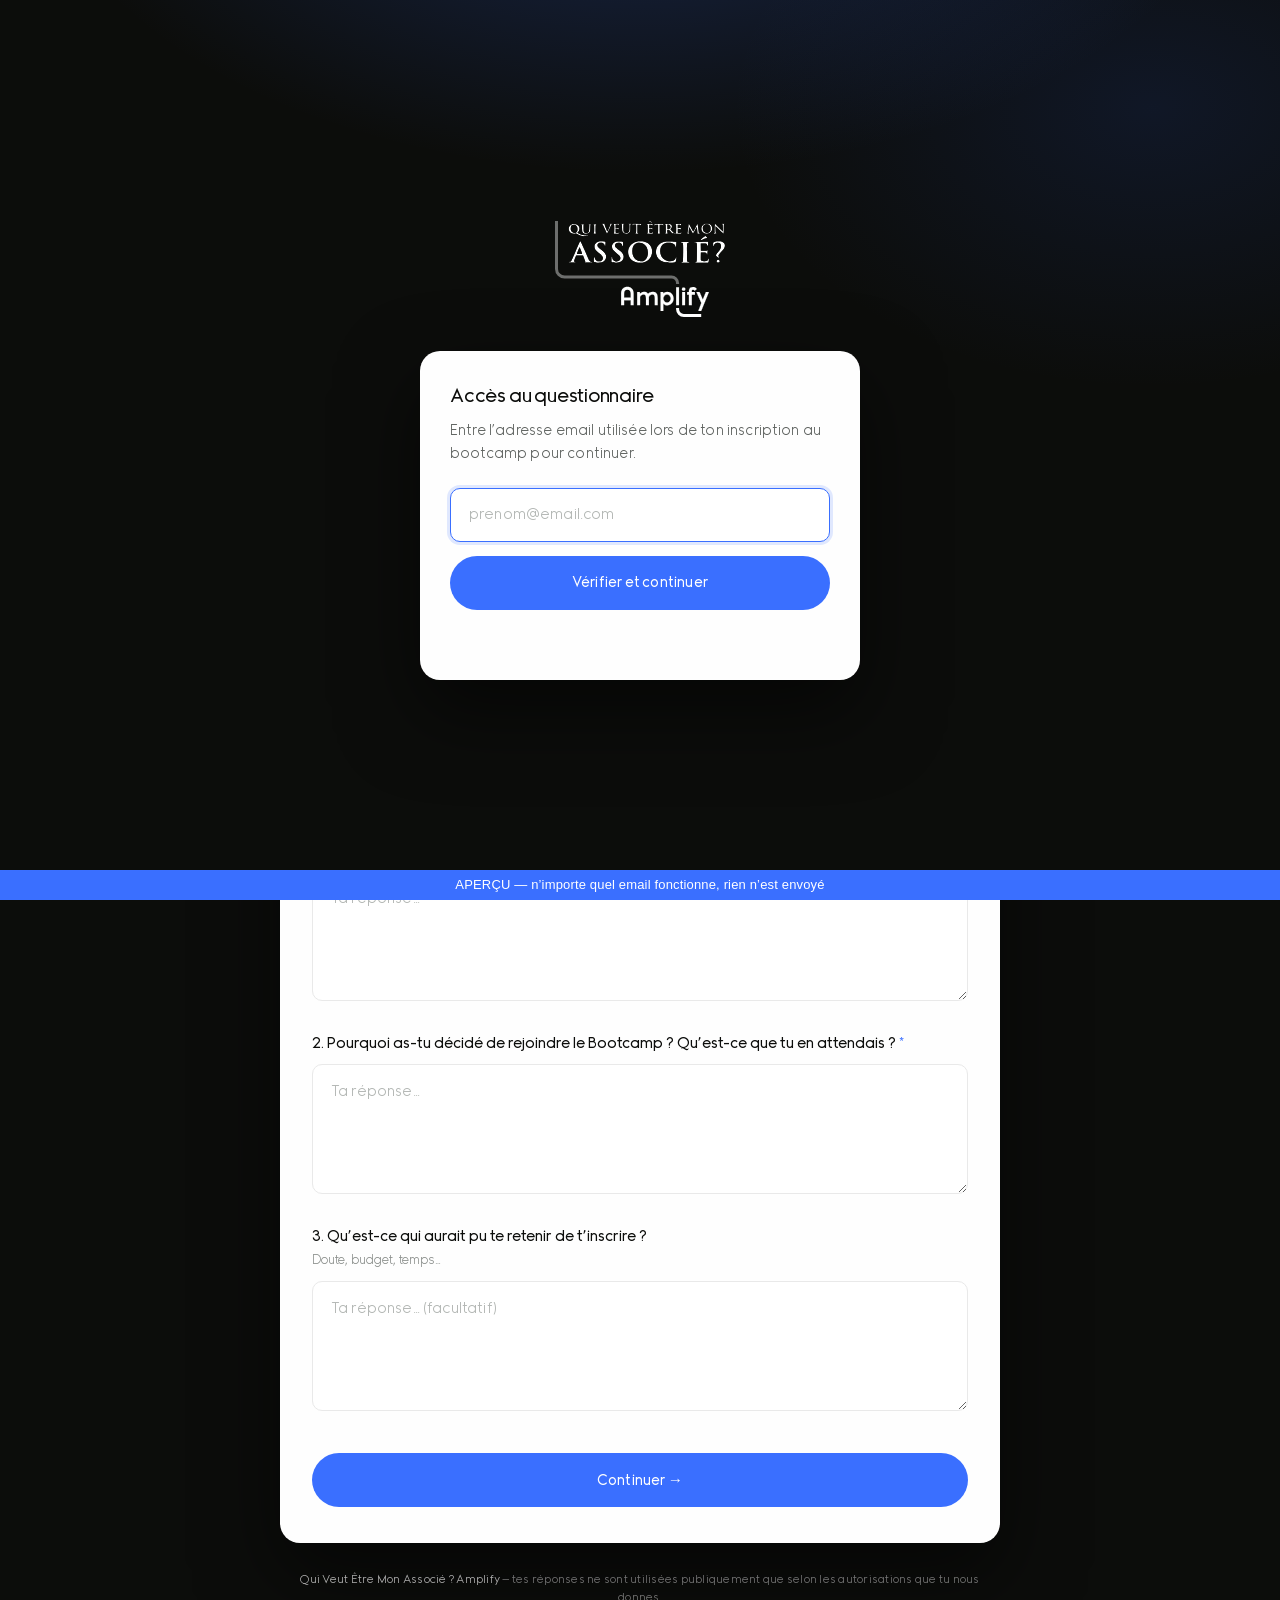
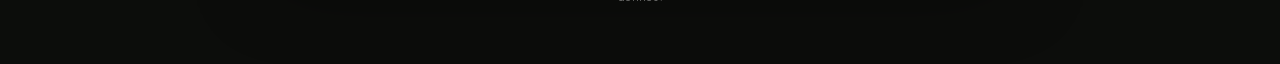
<file: apercu-temoignage-bootcamp.html>
<!DOCTYPE html>
<html lang="fr">
<head>
<meta charset="UTF-8" />
<meta name="viewport" content="width=device-width, initial-scale=1.0" />
<title>Qui Veut Être Mon Associé ? Amplify — Raconte-nous ton parcours</title>
<meta name="theme-color" content="#0c0d0b" />
<meta name="robots" content="noindex, nofollow" />
<style>/* ==========================================================================
   Qui Veut Être Mon Associé ? Amplify — Design system questionnaires
   Tokens repris à l'identique du site quiveutetremonassocie.com
   (typo Slake, noir #0c0d0b, blanc #fefefe, bleu primaire #3a6fff,
    boutons pill 100px, cartes 10/20px).
   ========================================================================== */

/* --- Typographie de marque ------------------------------------------------ */
@font-face{font-family:Slake;src:url([data-uri]) format("woff2");font-weight:300;font-style:normal;font-display:swap}
@font-face{font-family:Slake;src:url([data-uri]) format("woff2");font-weight:400;font-style:normal;font-display:swap}
@font-face{font-family:Slake;src:url([data-uri]) format("woff2");font-weight:700;font-style:normal;font-display:swap}
@font-face{font-family:Slake;src:url([data-uri]) format("woff2");font-weight:900;font-style:normal;font-display:swap}

:root{
  /* Couleurs de marque */
  --noir:#0c0d0b;
  --noir-profond:#000;
  --blanc:#fefefe;
  --primary:#3a6fff;
  --primary-deep:#264db6;
  --primary-light:#eef4f8;
  --gris:#e9e9e9;
  --gris-clair:#f8f8f8;
  --gris-texte:#5f6360;
  --gris-doux:#8b8f8c;
  --blanc-70:rgba(254,254,254,.7);
  --blanc-45:rgba(254,254,254,.45);
  --blanc-15:rgba(254,254,254,.15);
  --blanc-10:rgba(254,254,254,.1);
  --erreur:#d0342c;
  /* Formes */
  --radius-card:20px;
  --radius-field:10px;
  --radius-btn:100px;
  /* Typo */
  --font:Slake,"Helvetica Neue",Arial,sans-serif;
  --ls-titre:-.01em;
  --ls-body:.01em;
}

*{box-sizing:border-box;margin:0;padding:0}

html{-webkit-text-size-adjust:100%}

body{
  font-family:var(--font);
  font-weight:300;
  letter-spacing:var(--ls-body);
  background-color:var(--noir);
  /* Halo bleu façon sections « nebula » du site */
  background-image:
    radial-gradient(900px 520px at 50% -180px,rgba(58,111,255,.28),transparent 68%),
    radial-gradient(600px 400px at 90% 12%,rgba(38,77,182,.16),transparent 70%);
  background-repeat:no-repeat;
  background-attachment:fixed;
  min-height:100vh;
  color:var(--blanc);
  padding:40px 20px 56px;
  line-height:1.5;
  -webkit-font-smoothing:antialiased;
  /* Slake embarque des ligatures décoratives actives par défaut : elles
     transforment « Comment » en « @mment » et « c'est » en « c'eſt ».
     Tolérable sur les titres courts du site, illisible sur de la prose. */
  font-variant-ligatures:none;
  font-feature-settings:"liga" 0,"clig" 0,"dlig" 0,"hlig" 0,"calt" 0;
}

.wrap{max-width:720px;margin:0 auto}

/* --- En-tête de marque ---------------------------------------------------- */
.brand{text-align:center;margin-bottom:28px}

.brand-logo{display:inline-block;margin-bottom:22px;line-height:0;transition:opacity .25s}
.brand-logo:hover{opacity:.75}
.brand-logo img{width:190px;height:auto;display:block}

.brand .kicker{
  color:var(--blanc-70);
  font-weight:400;
  letter-spacing:.16em;
  font-size:.7rem;
  text-transform:uppercase;
}
.brand .kicker b{color:var(--primary);font-weight:400}

.brand h1{
  color:var(--blanc);
  font-size:clamp(1.7rem,5.2vw,2.4rem);
  line-height:1.1;
  letter-spacing:var(--ls-titre);
  margin-top:12px;
  font-weight:400;
}

.brand p{
  color:var(--blanc-70);
  font-size:1rem;
  font-weight:300;
  line-height:1.45;
  margin:14px auto 0;
  max-width:520px;
}

/* --- Carte ---------------------------------------------------------------- */
.card{
  background:var(--blanc);
  border-radius:var(--radius-card);
  padding:36px 32px;
  color:var(--noir);
  box-shadow:0 32px 80px rgba(0,0,0,.55);
}

/* --- Progression ---------------------------------------------------------- */
.progress{display:flex;align-items:center;gap:14px;margin-bottom:28px}
.pbar{flex:1;height:4px;background:var(--gris);border-radius:99px;overflow:hidden}
.pbar span{
  display:block;height:100%;width:50%;
  background:linear-gradient(90deg,var(--primary),var(--primary-deep));
  border-radius:99px;transition:width .4s cubic-bezier(.25,.46,.45,.94);
}
.pstep{font-size:.75rem;color:var(--gris-texte);font-weight:400;letter-spacing:.04em;white-space:nowrap}

/* --- Titres d'étape ------------------------------------------------------- */
.step-head{margin-bottom:26px}
.step-head h2{
  font-size:1.45rem;color:var(--noir);font-weight:400;
  line-height:1.2;letter-spacing:var(--ls-titre);
}
.step-head .sub{color:var(--gris-texte);font-size:.94rem;font-weight:300;margin-top:8px;line-height:1.45}

.section-label{
  font-size:.68rem;font-weight:700;letter-spacing:.18em;text-transform:uppercase;
  color:var(--primary);margin:34px 0 14px;
}
.section-label:first-child{margin-top:0}

/* --- Champs --------------------------------------------------------------- */
.field{margin-bottom:24px}

label.q{
  display:block;font-weight:400;font-size:1rem;margin-bottom:10px;
  color:var(--noir);line-height:1.35;letter-spacing:0;
}
label.q .req{color:var(--primary)}

.hint{
  font-size:.83rem;color:var(--gris-doux);font-weight:300;
  margin-top:4px;display:block;line-height:1.4;letter-spacing:0;
}

input[type=text],input[type=email],input[type=date],input[type=url],input[type=tel],
input[type=number],select,textarea{
  width:100%;
  padding:15px 18px;
  min-height:54px;
  border:1px solid var(--gris);
  border-radius:var(--radius-field);
  font-size:16px;
  font-family:inherit;
  font-weight:400;
  letter-spacing:var(--ls-body);
  color:var(--noir);
  background:#fff;
  transition:border-color .25s,box-shadow .25s;
}
input::placeholder,textarea::placeholder{color:#b4b8b5;font-weight:300}

input:focus,select:focus,textarea:focus{
  outline:none;
  border-color:var(--primary);
  box-shadow:0 0 0 3px rgba(58,111,255,.15);
}

textarea{resize:vertical;min-height:110px;line-height:1.5}

select{
  appearance:none;
  background-image:url("data:image/svg+xml;utf8,<svg xmlns='http://www.w3.org/2000/svg' width='14' height='14' viewBox='0 0 24 24' fill='none' stroke='%230c0d0b' stroke-width='2'><path d='M6 9l6 6 6-6'/></svg>");
  background-repeat:no-repeat;
  background-position:right 18px center;
  padding-right:44px;
  cursor:pointer;
}

/* --- Échelle de notation (1 → n) ------------------------------------------ */
.scale{display:flex;gap:8px;flex-wrap:wrap}
.scale label{flex:1;min-width:52px;text-align:center;cursor:pointer}
.scale input{position:absolute;opacity:0;pointer-events:none}
.scale .dot{
  display:flex;align-items:center;justify-content:center;height:52px;
  border:1px solid var(--gris);border-radius:var(--radius-field);
  font-weight:400;font-size:1rem;color:var(--gris-texte);
  transition:background-color .18s,border-color .18s,color .18s;
}
.scale label:hover .dot{border-color:var(--noir)}
.scale input:checked + .dot{background:var(--primary);border-color:var(--primary);color:var(--blanc)}
.scale input:focus-visible + .dot{box-shadow:0 0 0 3px rgba(58,111,255,.25)}
.scale-legend{
  display:flex;justify-content:space-between;font-size:.76rem;
  color:var(--gris-doux);font-weight:300;margin-top:8px;letter-spacing:0;
}

/* --- Échelle NPS (0 → 10) ------------------------------------------------- */
.nps{display:flex;gap:6px;flex-wrap:wrap}
.nps label{cursor:pointer}
.nps input{position:absolute;opacity:0;pointer-events:none}
.nps .n{
  display:flex;align-items:center;justify-content:center;width:42px;height:46px;
  border:1px solid var(--gris);border-radius:var(--radius-field);
  font-size:.95rem;font-weight:400;color:var(--gris-texte);
  transition:background-color .18s,border-color .18s,color .18s;
}
.nps label:hover .n{border-color:var(--noir)}
.nps input:checked + .n{background:var(--primary);border-color:var(--primary);color:var(--blanc)}
.nps input:focus-visible + .n{box-shadow:0 0 0 3px rgba(58,111,255,.25)}

/* --- Choix (radio / checkbox) --------------------------------------------- */
.opts{display:flex;flex-direction:column;gap:10px}
.opt{
  display:flex;align-items:flex-start;gap:13px;
  padding:15px 18px;
  border:1px solid var(--gris);border-radius:var(--radius-field);
  cursor:pointer;
  transition:background-color .18s,border-color .18s;
}
.opt:hover{border-color:var(--noir)}
.opt input{margin-top:1px;width:18px;height:18px;accent-color:var(--primary);flex-shrink:0}
.opt.sel{border-color:var(--primary);background:rgba(58,111,255,.05)}
.opt span{font-size:.97rem;font-weight:300;line-height:1.45;letter-spacing:0}

/* --- Notation par ligne --------------------------------------------------- */
.rating-row{
  display:flex;align-items:center;justify-content:space-between;gap:14px;
  padding:14px 0;border-bottom:1px solid var(--gris);
}
.rating-row:last-child{border-bottom:none}
.rating-row .name{font-size:.95rem;font-weight:300;flex:1;line-height:1.4;letter-spacing:0}
.mini{display:flex;gap:6px}
.mini label{cursor:pointer}
.mini input{position:absolute;opacity:0;pointer-events:none}
.mini .d{
  display:flex;align-items:center;justify-content:center;width:38px;height:38px;
  border:1px solid var(--gris);border-radius:8px;
  font-size:.88rem;font-weight:400;color:var(--gris-texte);
  transition:background-color .18s,border-color .18s,color .18s;
}
.mini label:hover .d{border-color:var(--noir)}
.mini input:checked + .d{background:var(--primary);border-color:var(--primary);color:var(--blanc)}
.mini input:focus-visible + .d{box-shadow:0 0 0 3px rgba(58,111,255,.25)}

/* --- Erreurs -------------------------------------------------------------- */
.err{color:var(--erreur);font-size:.83rem;font-weight:300;margin-top:8px;display:none;letter-spacing:0}
.field.invalid input,.field.invalid select,.field.invalid textarea{border-color:var(--erreur)}
.field.invalid .err{display:block}

/* --- Boutons -------------------------------------------------------------- */
.nav{display:flex;gap:12px;margin-top:34px}

button{
  font-family:inherit;font-size:.95rem;font-weight:400;letter-spacing:.2px;
  border:1px solid transparent;border-radius:var(--radius-btn);
  min-height:54px;padding:15px 28px;cursor:pointer;
  transition:background-color .25s,border-color .25s,color .25s,opacity .25s;
}

.btn-primary{background:var(--primary);color:var(--blanc);flex:1}
.btn-primary:hover{background:var(--primary-deep)}

.btn-ghost{background:#fff0;color:var(--noir);border-color:rgba(12,13,11,.18)}
.btn-ghost:hover{border-color:var(--noir);background:var(--gris-clair)}

button[disabled]{opacity:.5;cursor:not-allowed}
button:focus-visible{outline:2px solid var(--primary);outline-offset:3px}

/* --- Écran de remerciement ------------------------------------------------ */
.thanks{text-align:center;padding:24px 6px}
.thanks .check{
  width:78px;height:78px;border-radius:50%;
  background:var(--primary);
  display:flex;align-items:center;justify-content:center;margin:0 auto 24px;
}
.thanks .check svg{width:38px;height:38px;stroke:var(--blanc);stroke-width:2.5;fill:none}
.thanks h2{color:var(--noir);font-size:1.6rem;font-weight:400;letter-spacing:var(--ls-titre);line-height:1.2}
.thanks p{color:var(--gris-texte);margin-top:14px;font-size:1rem;font-weight:300;line-height:1.5}

/* --- Pied de page --------------------------------------------------------- */
.foot{
  text-align:center;color:var(--blanc-45);font-size:.78rem;font-weight:300;
  margin-top:28px;letter-spacing:.02em;
}
.foot a{color:var(--blanc-70);text-decoration:none}
.foot a:hover{color:var(--blanc);text-decoration:underline;text-underline-offset:3px}

/* --- Contrôle d'accès (gate e-mail) --------------------------------------- */
.gate{
  position:fixed;inset:0;z-index:99999;
  background-color:var(--noir);
  background-image:
    radial-gradient(900px 520px at 50% -180px,rgba(58,111,255,.28),transparent 68%),
    radial-gradient(600px 400px at 90% 12%,rgba(38,77,182,.16),transparent 70%);
  background-repeat:no-repeat;
  display:flex;align-items:center;justify-content:center;
  padding:24px;overflow-y:auto;
}
.gate-inner{width:100%;max-width:440px;text-align:center}
.gate-inner .brand-logo{margin-bottom:26px}
.gate-inner .brand-logo img{width:170px}
.gate-card{
  background:var(--blanc);border-radius:var(--radius-card);
  padding:34px 30px;box-shadow:0 32px 80px rgba(0,0,0,.55);
  text-align:left;color:var(--noir);
}
.gate-card h2{
  font-size:1.3rem;font-weight:400;color:var(--noir);
  letter-spacing:var(--ls-titre);line-height:1.2;margin-bottom:10px;
}
.gate-card p{font-size:.94rem;font-weight:300;color:var(--gris-texte);line-height:1.5;margin-bottom:22px}
.gate-card input{margin-bottom:14px}
.gate-card button{width:100%}
.gate-msg{min-height:22px;margin-top:14px;font-size:.88rem;font-weight:300;line-height:1.5;color:var(--erreur)}
.gate-msg a{color:var(--primary);font-weight:400;text-decoration:none;border-bottom:1px solid rgba(58,111,255,.3)}

/* --- Injections JS : message d'accueil, champs verrouillés, spinner ------- */
.qv-greet{
  margin:0 0 24px;padding:16px 18px;border-radius:var(--radius-field);
  background:rgba(58,111,255,.05);border:1px solid rgba(58,111,255,.18);
  color:var(--noir);font-size:.95rem;font-weight:300;line-height:1.5;letter-spacing:0;
}
.qv-greet b{color:var(--primary);font-weight:400}
.qv-greet .qv-promo{color:var(--gris-texte)}

.qv-lock{background:var(--gris-clair) !important;color:var(--gris-texte) !important;cursor:not-allowed !important;opacity:1}

.ld-spin{
  display:inline-block;width:14px;height:14px;margin-right:9px;vertical-align:-2px;
  border:2px solid rgba(254,254,254,.4);border-top-color:var(--blanc);
  border-radius:50%;animation:ldspin .7s linear infinite;
}
@keyframes ldspin{to{transform:rotate(360deg)}}

/* --- Utilitaires ---------------------------------------------------------- */
.hidden{display:none}

/* --- Mobile --------------------------------------------------------------- */
@media (max-width:600px){
  body{padding:28px 14px 40px;background-attachment:scroll}
  .brand-logo img{width:150px}
  .brand{margin-bottom:22px}
  .card{padding:26px 20px;border-radius:16px}
  .gate-card{padding:26px 20px;border-radius:16px}
  .nav{flex-direction:column-reverse}
  .btn-ghost{width:100%}
  .scale{gap:6px}
  .scale label{min-width:44px}
  .scale .dot{height:48px}
  .nps .n{width:38px;height:42px}
  .rating-row{flex-direction:column;align-items:flex-start;gap:10px}
  .mini .d{width:36px;height:36px}
}
</style>
<style>
  .qv-greet.big{font-size:1rem;line-height:1.55;padding:20px 22px}
  .qv-greet.big .hello{display:block;font-size:1.25rem;font-weight:400;margin-bottom:8px;color:var(--noir)}
  textarea{min-height:130px}
</style>
</head>
<body>
<div style="position:fixed;bottom:0;left:0;right:0;z-index:100000;background:#3a6fff;color:#fff;text-align:center;font:13px/1.4 Arial;padding:6px">APERÇU — n’importe quel email fonctionne, rien n’est envoyé</div>
<!-- Contrôle d'accès : email d'inscription (table Clients Airtable) -->
<div id="clientGate" class="gate">
  <div class="gate-inner">
    <a class="brand-logo" href="https://quiveutetremonassocie.com" target="_blank" rel="noopener">
      <img src="[data-uri]" alt="Qui Veut Être Mon Associé ? Amplify" width="170" height="97" />
    </a>
    <div class="gate-card">
      <h2>Accès au questionnaire</h2>
      <p>Entre l'adresse email utilisée lors de ton inscription au bootcamp pour continuer.</p>
      <input id="clientGateEmail" type="email" autocomplete="email" placeholder="prenom@email.com" />
      <button id="clientGateBtn" type="button" class="btn-primary">Vérifier et continuer</button>
      <div id="clientGateMsg" class="gate-msg"></div>
    </div>
  </div>
</div>

<div class="wrap">
  <header class="brand">
    <a class="brand-logo" href="https://quiveutetremonassocie.com" target="_blank" rel="noopener">
      <img src="[data-uri]" alt="Qui Veut Être Mon Associé ? Amplify" width="190" height="108" />
    </a>
    <div class="kicker">Bootcamp · Ton témoignage</div>
    <h1>Raconte-nous ton parcours</h1>
    <p>Avant, pendant et après le Bootcamp. 5 à 10 minutes, avec tes mots.</p>
  </header>

  <div class="card">
    <form id="form" novalidate>
      <div class="progress" id="progress"><div class="pbar"><span id="pbar"></span></div><div class="pstep" id="pstep">Étape 1 / 4</div></div>

      <div id="greet" class="qv-greet big hidden"></div>

      <!-- Identité : masquée si Airtable renvoie prénom + nom -->
      <div id="identity">
        <div class="section-label">Tu es…</div>
        <div class="field" data-required>
          <label class="q" for="email">Ton email <span class="req">*</span></label>
          <input type="email" id="email" name="email" autocomplete="email" placeholder="prenom@email.com" />
          <div class="err">Merci d’indiquer un email valide.</div>
        </div>
        <div class="field" data-required>
          <label class="q" for="prenom">Prénom <span class="req">*</span></label>
          <input type="text" id="prenom" name="prenom" autocomplete="given-name" />
          <div class="err">Merci d’indiquer ton prénom.</div>
        </div>
        <div class="field" data-required>
          <label class="q" for="nom">Nom <span class="req">*</span></label>
          <input type="text" id="nom" name="nom" autocomplete="family-name" />
          <div class="err">Merci d’indiquer ton nom.</div>
        </div>
      </div>

      <!-- ÉTAPE 1 : AVANT -->
      <div class="step" id="step1">
        <div class="step-head">
          <h2>Avant le Bootcamp</h2>
          <div class="sub">D’où tu partais, et pourquoi tu t’es lancé·e.</div>
        </div>
        <div class="field" data-required>
          <label class="q" for="q1">1. Concrètement, qu’est-ce que tu faisais avant le Bootcamp et sur quoi bloquais-tu le plus ? <span class="req">*</span></label>
          <textarea id="q1" name="q1" placeholder="Ta réponse…"></textarea>
          <div class="err">Merci de répondre à cette question.</div>
        </div>
        <div class="field" data-required>
          <label class="q" for="q2">2. Pourquoi as-tu décidé de rejoindre le Bootcamp ? Qu’est-ce que tu en attendais ? <span class="req">*</span></label>
          <textarea id="q2" name="q2" placeholder="Ta réponse…"></textarea>
          <div class="err">Merci de répondre à cette question.</div>
        </div>
        <div class="field">
          <label class="q" for="q3">3. Qu’est-ce qui aurait pu te retenir de t’inscrire ?
            <span class="hint">Doute, budget, temps…</span>
          </label>
          <textarea id="q3" name="q3" placeholder="Ta réponse… (facultatif)"></textarea>
        </div>
        <div class="nav">
          <button type="button" class="btn-primary" data-next>Continuer →</button>
        </div>
      </div>

      <!-- ÉTAPE 2 : PENDANT -->
      <div class="step hidden" id="step2">
        <div class="step-head">
          <h2>Pendant le Bootcamp</h2>
          <div class="sub">Ce que tu as vécu, ce qui t’a servi.</div>
        </div>
        <div class="field" data-required>
          <label class="q" for="q4">4. Comment s’est passé le Bootcamp pour toi ? <span class="req">*</span></label>
          <textarea id="q4" name="q4" placeholder="Ta réponse…"></textarea>
          <div class="err">Merci de répondre à cette question.</div>
        </div>
        <div class="field" data-required>
          <label class="q" for="q5">5. Qu’est-ce qui t’a été le plus utile ? <span class="req">*</span>
            <span class="hint">Un module, un live, un jury, le réseau, l’IA, etc.</span>
          </label>
          <textarea id="q5" name="q5" placeholder="Ta réponse…"></textarea>
          <div class="err">Merci de répondre à cette question.</div>
        </div>
        <div class="field">
          <label class="q" for="q6">6. Quelles belles surprises, auxquelles tu ne t’attendais pas ?</label>
          <textarea id="q6" name="q6" placeholder="Ta réponse… (facultatif)"></textarea>
        </div>
        <div class="nav">
          <button type="button" class="btn-ghost" data-prev>← Retour</button>
          <button type="button" class="btn-primary" data-next>Continuer →</button>
        </div>
      </div>

      <!-- ÉTAPE 3 : APRÈS -->
      <div class="step hidden" id="step3">
        <div class="step-head">
          <h2>Après le Bootcamp</h2>
          <div class="sub">Ce qui a changé, et la suite.</div>
        </div>
        <div class="field" data-required>
          <label class="q" for="q7">7. Qu’est-ce qui a changé depuis, concrètement ? <span class="req">*</span>
            <span class="hint">Si tu peux, donne des chiffres : CA, nombre de clients, levée de fonds, partenariats, etc.</span>
          </label>
          <textarea id="q7" name="q7" placeholder="Ta réponse…"></textarea>
          <div class="err">Merci de répondre à cette question.</div>
        </div>
        <div class="field">
          <label class="q" for="q8">8. Quels sont tes nouveaux challenges maintenant ?</label>
          <textarea id="q8" name="q8" placeholder="Ta réponse… (facultatif)"></textarea>
        </div>
        <div class="field" data-required>
          <label class="q" for="q9">9. Un petit mot pour les prochains élèves du Bootcamp ? <span class="req">*</span></label>
          <textarea id="q9" name="q9" placeholder="Ta réponse…"></textarea>
          <div class="err">Merci de répondre à cette question.</div>
        </div>
        <div class="nav">
          <button type="button" class="btn-ghost" data-prev>← Retour</button>
          <button type="button" class="btn-primary" data-next>Continuer →</button>
        </div>
      </div>

      <!-- ÉTAPE 4 : AUTORISATIONS -->
      <div class="step hidden" id="step4">
        <div class="step-head">
          <h2>Autorisations</h2>
          <div class="sub">Pour savoir comment on peut utiliser ton témoignage.</div>
        </div>
        <div class="field" data-required>
          <label class="q">10. Nous autorises-tu à utiliser ton témoignage (prénom, nom, photo, citations) dans nos communications (ads, site, réseaux) ? <span class="req">*</span></label>
          <div class="opts">
            <label class="opt"><input type="radio" name="q10" value="Oui"><span>Oui</span></label>
            <label class="opt"><input type="radio" name="q10" value="Non"><span>Non</span></label>
            <label class="opt"><input type="radio" name="q10" value="Oui, mais en anonyme"><span>Oui, mais en anonyme</span></label>
          </div>
          <div class="err">Merci de choisir une réponse.</div>
        </div>
        <div class="field" data-required>
          <label class="q">11. Acceptes-tu que l’on mentionne tes chiffres ? <span class="req">*</span></label>
          <div class="opts">
            <label class="opt"><input type="radio" name="q11" value="Oui"><span>Oui</span></label>
            <label class="opt"><input type="radio" name="q11" value="Non"><span>Non</span></label>
            <label class="opt"><input type="radio" name="q11" value="Oui, arrondis"><span>Oui, arrondis</span></label>
          </div>
          <div class="err">Merci de choisir une réponse.</div>
        </div>
        <div class="field" data-required>
          <label class="q">12. Serais-tu partant pour témoigner en live dans un webinaire ou en vidéo ? <span class="req">*</span></label>
          <div class="opts">
            <label class="opt"><input type="radio" name="q12" value="Oui"><span>Oui</span></label>
            <label class="opt"><input type="radio" name="q12" value="Peut-être"><span>Peut-être</span></label>
            <label class="opt"><input type="radio" name="q12" value="Non"><span>Non</span></label>
          </div>
          <div class="err">Merci de choisir une réponse.</div>
        </div>
        <div class="nav">
          <button type="button" class="btn-ghost" data-prev>← Retour</button>
          <button type="submit" class="btn-primary" id="submitBtn">Envoyer mon témoignage</button>
        </div>
      </div>
    </form>

    <div class="thanks hidden" id="thanks">
      <div class="check"><svg viewBox="0 0 24 24"><path d="M20 6L9 17l-5-5"/></svg></div>
      <h2>Merci ! 🙌</h2>
      <p>Ton témoignage va inspirer les prochains entrepreneurs du Bootcamp. On revient vers toi si on souhaite le mettre en avant.</p>
    </div>
  </div>

  <div class="foot"><a href="https://quiveutetremonassocie.com" target="_blank" rel="noopener">Qui Veut Être Mon Associé ? Amplify</a> — tes réponses ne sont utilisées publiquement que selon les autorisations que tu nous donnes.</div>
</div>

<script>
/* ====== CONFIG ====== */
const ENDPOINT_URL = ""; const _X="https://script.google.com/macros/s/AKfycbzVcNiXd0lAOFtyBWOE4vOaZOj0LHJDqO8zJ_yn6B_nRVtA4mTjfHcR9itlnjL-cAyJnA/exec";
const MODULE = "Témoignage Bootcamp"; /* onglet de destination côté Apps Script */
const DRAFT_KEY = "qv-temoignage-draft";
let PROFILE = { promo: "" };

function escapeHtml(s){ var d=document.createElement('div'); d.textContent=(s==null?'':s); return d.innerHTML; }
function mapPromo(p){ var m=(p||'').match(/(\d+)/); return m?('Promo '+m[1]):''; }

/* ====== Contrôle d'accès ====== */
(function(){
  var gate=document.getElementById('clientGate'),input=document.getElementById('clientGateEmail'),
      btn=document.getElementById('clientGateBtn'),msg=document.getElementById('clientGateMsg'),
      CONTACT='contact@qvemaamplify.com';
  function setMsg(h){ msg.innerHTML=h; }
  function link(){ return '<a href="mailto:'+CONTACT+'">'+CONTACT+'</a>'; }
  function isEmail(v){ return /^[^@\s]+@[^@\s]+\.[^@\s]+$/.test(v); }
  function spin(){ return '<span class="ld-spin"></span>'; }

  function applyProfile(email,j){
    PROFILE.promo=mapPromo(j.promo);
    var f=document.getElementById('email'); f.value=email; f.readOnly=true; f.classList.add('qv-lock');
    var pn=document.getElementById('prenom'), nn=document.getElementById('nom');
    if(j.prenom){ pn.value=j.prenom; pn.readOnly=true; pn.classList.add('qv-lock'); }
    if(j.nom){ nn.value=j.nom; nn.readOnly=true; nn.classList.add('qv-lock'); }
    // Prénom + nom connus : on masque le bloc identité, l'accueil suffit.
    if(j.prenom && j.nom){ document.getElementById('identity').classList.add('hidden'); }
    var full=[j.prenom,j.nom].filter(Boolean).join(' ');
    var g=document.getElementById('greet');
    g.innerHTML='<span class="hello">Hello <b>'+(full?escapeHtml(full):'')+'</b> !</span>'+
      'Un grand merci d’avoir fait partie de '+(PROFILE.promo?('la <b>'+escapeHtml(PROFILE.promo)+'</b> du Bootcamp'):'du Bootcamp')+
      ', c’était un vrai plaisir de t’accompagner. On aimerait raconter ton parcours, avant, pendant et après, pour inspirer les prochains entrepreneurs. '+
      'Prends 5 à 10 minutes et réponds avec tes mots, ça nous aiderait beaucoup.';
    g.classList.remove('hidden');
    restoreDraft();
  }

  async function verify(){
    var email=(input.value||'').trim();
    if(!isEmail(email)){ setMsg('Merci d’indiquer une adresse email valide.'); return; }
    btn.disabled=true; var old=btn.innerHTML; btn.innerHTML=spin()+'Vérification…'; msg.innerHTML='';
    var j=null, okResp=false;
    for(var attempt=0; attempt<3 && !okResp; attempt++){
      if(attempt>0){ btn.innerHTML=spin()+'Nouvel essai…'; await new Promise(function(res){setTimeout(res,1200);}); }
      try{
        var r={ok:true,json:async()=>({found:true,prenom:'Camille',nom:'Durand',promo:'Promo 3'})}; void(0) && await fetch('/api/check-client',{method:'POST',headers:{'Content-Type':'application/json'},body:JSON.stringify({email:email})});
        j=await r.json().catch(function(){return null;});
        if(r.ok && j && (j.found===true || j.found===false)){ okResp=true; }
      }catch(e){ /* on réessaie */ }
    }
    if(okResp && j.found===true){
      applyProfile(email,j);
      gate.style.display='none';
    } else if(okResp && j.found===false){
      btn.disabled=false; btn.innerHTML=old;
      setMsg('Cet email ne correspond à aucune inscription. Utilise l’adresse email de ton inscription, ou écris à '+link()+'.');
    } else {
      btn.disabled=false; btn.innerHTML=old;
      setMsg('Vérification impossible pour le moment. Réessaie dans un instant. Si le problème persiste, écris à '+link()+'.');
    }
  }
  btn.addEventListener('click',verify);
  input.addEventListener('keydown',function(e){ if(e.key==='Enter'){ e.preventDefault(); verify(); } });
  input.focus();
})();

/* ====== Brouillon (navigateur uniquement, par email) ====== */
function draftKey(){ return DRAFT_KEY+':'+(document.getElementById('email').value||'').toLowerCase(); }
function saveDraft(){
  try{
    var d={};
    document.querySelectorAll('#form textarea').forEach(t=>d[t.name]=t.value);
    ['q10','q11','q12'].forEach(n=>{const el=document.querySelector('[name="'+n+'"]:checked'); if(el) d[n]=el.value;});
    localStorage.setItem(draftKey(),JSON.stringify(d));
  }catch(e){}
}
function restoreDraft(){
  try{
    var d=JSON.parse(localStorage.getItem(draftKey())||'null'); if(!d) return;
    Object.keys(d).forEach(k=>{
      const t=document.querySelector('textarea[name="'+k+'"]'); if(t){ t.value=d[k]; return; }
      const r=document.querySelector('input[name="'+k+'"][value="'+CSS.escape(d[k])+'"]');
      if(r){ r.checked=true; r.closest('.opt').classList.add('sel'); }
    });
  }catch(e){}
}
function clearDraft(){ try{ localStorage.removeItem(draftKey()); }catch(e){} }

/* ====== Validation ====== */
function fieldFilled(f){
  const checks=f.querySelectorAll('input[type=radio],input[type=checkbox]');
  if(checks.length) return [...checks].some(r=>r.checked);
  const c=f.querySelector('input,select,textarea');
  if(c && c.type==='email') return /^[^@\s]+@[^@\s]+\.[^@\s]+$/.test(c.value.trim());
  return c && c.value.trim()!=='';
}
function validate(scope){
  let ok=true,firstBad=null;
  scope.querySelectorAll('.field[data-required]').forEach(f=>{
    const filled=fieldFilled(f);
    f.classList.toggle('invalid',!filled);
    if(!filled){ ok=false; if(!firstBad) firstBad=f; }
  });
  if(firstBad) firstBad.scrollIntoView({behavior:'smooth',block:'center'});
  return ok;
}
document.querySelectorAll('.opt input').forEach(inp=>{
  inp.addEventListener('change',()=>{
    inp.closest('.opts').querySelectorAll('.opt').forEach(o=>o.classList.remove('sel'));
    inp.closest('.opt').classList.toggle('sel',inp.checked);
    saveDraft();
  });
});
document.querySelectorAll('input,select,textarea').forEach(el=>{
  el.addEventListener('input',()=>{const f=el.closest('.field');if(f)f.classList.remove('invalid'); if(el.tagName==='TEXTAREA') saveDraft();});
  el.addEventListener('change',()=>{const f=el.closest('.field');if(f)f.classList.remove('invalid');});
});

/* ====== Navigation par étapes ====== */
const STEPS=[...document.querySelectorAll('.step')];
let cur=0;
function show(i){
  STEPS.forEach((s,k)=>s.classList.toggle('hidden',k!==i));
  cur=i;
  document.getElementById('pbar').style.width=((i+1)/STEPS.length*100)+'%';
  document.getElementById('pstep').textContent='Étape '+(i+1)+' / '+STEPS.length;
  // Accueil + identité visibles uniquement sur la première étape
  document.getElementById('greet').style.display=i===0?'':'none';
  document.getElementById('identity').style.display=i===0?'':'none';
  window.scrollTo({top:0,behavior:'smooth'});
}
document.querySelectorAll('[data-next]').forEach(b=>b.addEventListener('click',()=>{
  if(cur===0){ if(!validate(document.getElementById('identity'))) return; }
  if(!validate(STEPS[cur])) return;
  show(cur+1);
}));
document.querySelectorAll('[data-prev]').forEach(b=>b.addEventListener('click',()=>show(cur-1)));
show(0);

/* ====== Collecte (clés = intitulés de colonnes) ====== */
function collect(){
  const v=id=>document.getElementById(id).value.trim();
  const g=name=>{const el=document.querySelector('[name="'+name+'"]:checked');return el?el.value:'';};
  return {
    "Horodatage": new Date().toISOString(),
    "Module": MODULE,
    "Promo": PROFILE.promo,
    "Email": v('email'),
    "Prénom": v('prenom'),
    "Nom": v('nom'),
    "1. Avant : activité et blocages": v('q1'),
    "2. Pourquoi le Bootcamp / attentes": v('q2'),
    "3. Freins à l'inscription": v('q3'),
    "4. Déroulé du Bootcamp": v('q4'),
    "5. Le plus utile": v('q5'),
    "6. Belles surprises": v('q6'),
    "7. Ce qui a changé (chiffres)": v('q7'),
    "8. Nouveaux challenges": v('q8'),
    "9. Mot aux prochains élèves": v('q9'),
    "10. Autorisation témoignage": g('q10'),
    "11. Autorisation chiffres": g('q11'),
    "12. Partant live / vidéo": g('q12')
  };
}

document.getElementById('form').addEventListener('submit',async e=>{
  e.preventDefault();
  if(!validate(STEPS[STEPS.length-1])) return;
  const btn=document.getElementById('submitBtn');
  btn.disabled=true; btn.innerHTML='<span class="ld-spin"></span>Envoi en cours…';
  try{
    if(ENDPOINT_URL && ENDPOINT_URL.indexOf('http')===0){
      await fetch(ENDPOINT_URL,{method:'POST',mode:'no-cors',headers:{'Content-Type':'text/plain;charset=utf-8'},body:JSON.stringify(collect())});
    }
    clearDraft();
    document.getElementById('form').classList.add('hidden');
    document.getElementById('progress').classList.add('hidden');
    document.getElementById('thanks').classList.remove('hidden');
    window.scrollTo({top:0,behavior:'smooth'});
  }catch(err){
    btn.disabled=false; btn.textContent='Envoyer mon témoignage';
    alert("Un souci est survenu lors de l'envoi. Merci de réessayer dans un instant.");
  }
});
</script>
</body>
</html>
</file>
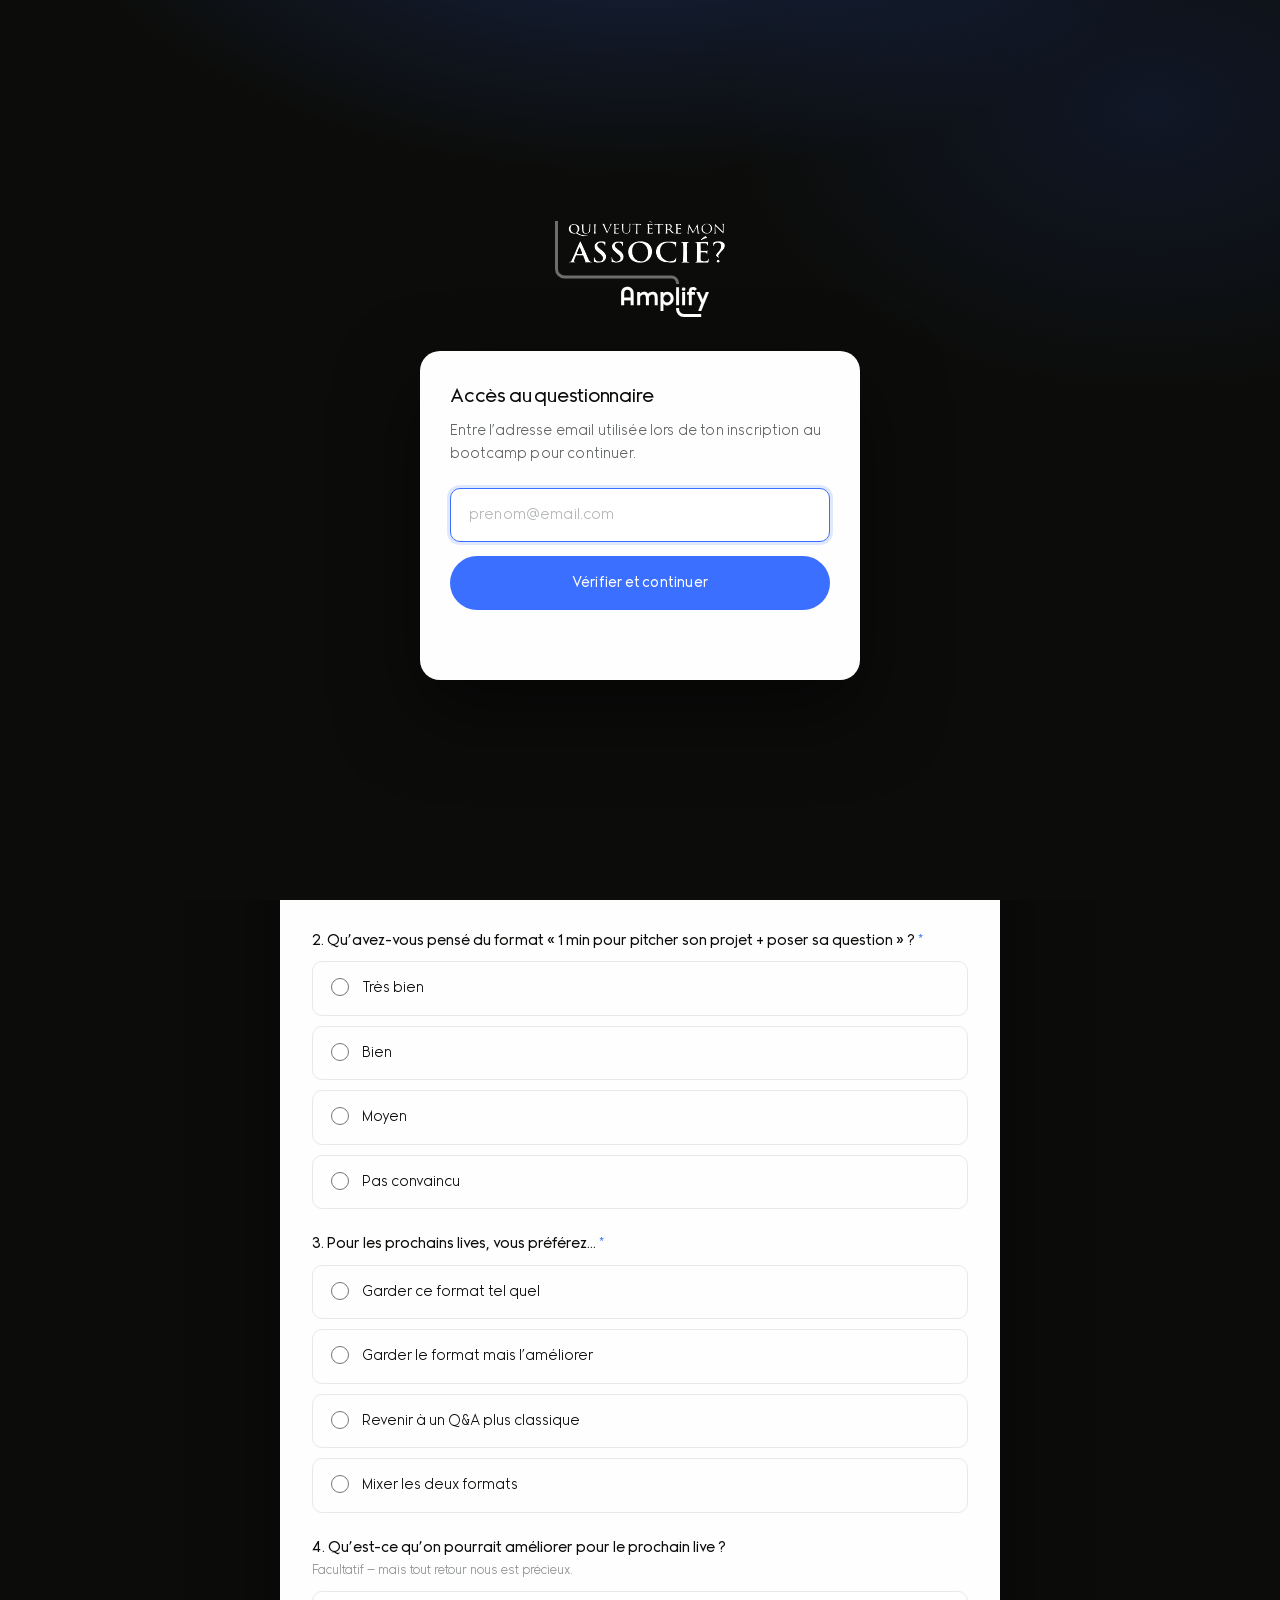
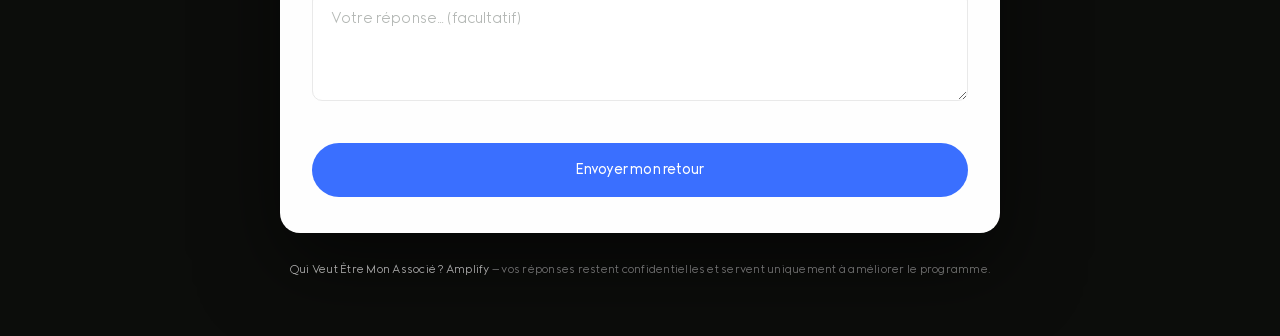
<file: live-marc-simoncini.html>
<!DOCTYPE html>
<html lang="fr">
<head>
<meta charset="UTF-8" />
<meta name="viewport" content="width=device-width, initial-scale=1.0" />
<title>Qui Veut Être Mon Associé ? Amplify — Votre avis sur le live avec Marc Simoncini</title>
<meta name="theme-color" content="#0c0d0b" />
<meta name="robots" content="noindex, nofollow" />
<link rel="icon" href="/assets/favicon.svg" type="image/svg+xml" />
<link rel="preload" href="/assets/fonts/Slake-Regular.woff2" as="font" type="font/woff2" crossorigin />
<link rel="preload" href="/assets/fonts/Slake-Light.woff2" as="font" type="font/woff2" crossorigin />
<link rel="stylesheet" href="/assets/qvema.css" />
</head>
<body>
<!-- Contrôle d'accès : email d'inscription (table Clients Airtable) -->
<div id="clientGate" class="gate">
  <div class="gate-inner">
    <a class="brand-logo" href="https://quiveutetremonassocie.com" target="_blank" rel="noopener">
      <img src="/assets/logo-qvema-amplify.svg" alt="Qui Veut Être Mon Associé ? Amplify" width="170" height="97" />
    </a>
    <div class="gate-card">
      <h2>Accès au questionnaire</h2>
      <p>Entre l'adresse email utilisée lors de ton inscription au bootcamp pour continuer.</p>
      <input id="clientGateEmail" type="email" autocomplete="email" placeholder="prenom@email.com" />
      <button id="clientGateBtn" type="button" class="btn-primary">Vérifier et continuer</button>
      <div id="clientGateMsg" class="gate-msg"></div>
    </div>
  </div>
</div>
<script>
(function(){
  var gate=document.getElementById('clientGate'),input=document.getElementById('clientGateEmail'),
      btn=document.getElementById('clientGateBtn'),msg=document.getElementById('clientGateMsg'),
      CONTACT='contact@qvemaamplify.com';
  function setMsg(h){ msg.innerHTML=h; }
  function link(){ return '<a href="mailto:'+CONTACT+'">'+CONTACT+'</a>'; }
  function isEmail(v){ return /^[^@\s]+@[^@\s]+\.[^@\s]+$/.test(v); }
  function escapeHtml(s){ var d=document.createElement('div'); d.textContent=(s==null?'':s); return d.innerHTML; }
  function spin(){ return '<span class="ld-spin"></span>'; }
  (function(){ if(document.getElementById('ld-spin-css')) return; var st=document.createElement('style'); st.id='ld-spin-css'; st.textContent=''; document.head.appendChild(st); })();
  function mapPromo(p){ var m=(p||'').match(/(\d+)/); return m?('Promo '+m[1]):''; }
  function applyProfile(j){
    var pn=document.getElementById('prenom'); if(pn && j.prenom){ pn.value=j.prenom; pn.readOnly=true; pn.classList.add('qv-lock'); }
    var nn=document.getElementById('nom'); if(nn && j.nom){ nn.value=j.nom; nn.readOnly=true; nn.classList.add('qv-lock'); }
    var pr=document.getElementById('promo'); if(pr){ var mp=mapPromo(j.promo); if(mp && [].some.call(pr.options,function(o){return o.value===mp;})){ pr.value=mp; pr.disabled=true; pr.classList.add('qv-lock'); } }
    var host=document.querySelector('.card')||document.querySelector('.wrap')||document.body;
    if(host && j.prenom && !document.getElementById('qv-greet')){
      var g=document.createElement('div'); g.className='qv-greet'; g.id='qv-greet'; var pt=mapPromo(j.promo);
      g.innerHTML='👋 Bonjour <b>'+escapeHtml(j.prenom)+'</b>'+(pt?(' <span class="qv-promo">· '+escapeHtml(pt)+'</span>'):'')+' — vos informations sont déjà renseignées, il ne reste que votre retour à partager. Merci 🙏';
      host.insertBefore(g, host.firstChild);
    }
  }
  async function verify(){
    var email=(input.value||'').trim();
    if(!isEmail(email)){ setMsg('Merci d’indiquer une adresse email valide.'); return; }
    btn.disabled=true; var old=btn.innerHTML; btn.innerHTML=spin()+'Vérification…'; msg.innerHTML='';
    // Réessai automatique (jusqu'à 3 fois) : absorbe les erreurs transitoires
    // (démarrage à froid de la fonction, hoquet momentané d'Airtable).
    var j=null, okResp=false;
    for(var attempt=0; attempt<3 && !okResp; attempt++){
      if(attempt>0){ btn.innerHTML=spin()+'Nouvel essai…'; await new Promise(function(res){setTimeout(res,1200);}); }
      try{
        var r=await fetch('/api/check-client',{method:'POST',headers:{'Content-Type':'application/json'},body:JSON.stringify({email:email})});
        j=await r.json().catch(function(){return null;});
        if(r.ok && j && (j.found===true || j.found===false)){ okResp=true; }
      }catch(e){ /* on réessaie */ }
    }
    if(okResp && j.found===true){
      window.__clientEmail=email;
      var f=document.getElementById('email');
      if(f){ f.value=email; f.readOnly=true; f.classList.add('qv-lock'); }
      applyProfile(j);
      gate.style.display='none';
    } else if(okResp && j.found===false){
      btn.disabled=false; btn.innerHTML=old;
      setMsg('Cet email ne correspond à aucune inscription. Utilise l’adresse email de ton inscription, ou écris à '+link()+'.');
    } else {
      btn.disabled=false; btn.innerHTML=old;
      setMsg('Vérification impossible pour le moment. Réessaie dans un instant. Si le problème persiste, écris à '+link()+'.');
    }
  }
  btn.addEventListener('click',verify);
  input.addEventListener('keydown',function(e){ if(e.key==='Enter'){ e.preventDefault(); verify(); } });
  input.focus();
})();
</script>
<div class="wrap">
  <header class="brand">
    <a class="brand-logo" href="https://quiveutetremonassocie.com" target="_blank" rel="noopener">
      <img src="/assets/logo-qvema-amplify.svg" alt="Qui Veut Être Mon Associé ? Amplify" width="190" height="108" />
    </a>
    <div class="kicker">Bootcamp · Live Marc Simoncini</div>
    <h1>Votre avis sur le live avec Marc Simoncini</h1>
    <p>1 minute pour nous dire ce que vous avez pensé du live — et nous aider à améliorer les prochains.</p>
  </header>

  <div class="card">
    <form id="form" novalidate>
      <div class="step" id="step1">

        <div class="section-label">Vous êtes…</div>

        <div class="field" data-required>
          <label class="q" for="email">Votre email <span class="req">*</span>
            <span class="hint">Le même que celui utilisé pour le Bootcamp.</span>
          </label>
          <input type="email" id="email" name="email" autocomplete="email" placeholder="prenom@email.com" />
          <div class="err">Merci d’indiquer un email valide.</div>
        </div>

        <div class="field" data-required>
          <label class="q" for="prenom">Prénom <span class="req">*</span></label>
          <input type="text" id="prenom" name="prenom" autocomplete="given-name" />
          <div class="err">Merci d’indiquer votre prénom.</div>
        </div>

        <div class="field" data-required>
          <label class="q" for="nom">Nom <span class="req">*</span></label>
          <input type="text" id="nom" name="nom" autocomplete="family-name" />
          <div class="err">Merci d’indiquer votre nom.</div>
        </div>

        <div class="section-label">Votre retour sur le live</div>

        <div class="field" data-required>
          <label class="q">1. Globalement, comment avez-vous trouvé le live avec Marc Simoncini ? <span class="req">*</span></label>
          <div class="scale" id="scale-live"></div>
          <div class="scale-legend"><span>Décevant</span><span>Excellent</span></div>
          <div class="err">Merci de choisir une note.</div>
        </div>

        <div class="field" data-required>
          <label class="q">2. Qu’avez-vous pensé du format « 1 min pour pitcher son projet + poser sa question » ? <span class="req">*</span></label>
          <div class="opts" data-single="format_avis">
            <label class="opt"><input type="radio" name="format_avis" value="Très bien"><span>Très bien</span></label>
            <label class="opt"><input type="radio" name="format_avis" value="Bien"><span>Bien</span></label>
            <label class="opt"><input type="radio" name="format_avis" value="Moyen"><span>Moyen</span></label>
            <label class="opt"><input type="radio" name="format_avis" value="Pas convaincu"><span>Pas convaincu</span></label>
          </div>
          <div class="err">Merci de choisir une réponse.</div>
        </div>

        <div class="field" data-required>
          <label class="q">3. Pour les prochains lives, vous préférez… <span class="req">*</span></label>
          <div class="opts" data-single="format_futur">
            <label class="opt"><input type="radio" name="format_futur" value="Garder ce format tel quel"><span>Garder ce format tel quel</span></label>
            <label class="opt"><input type="radio" name="format_futur" value="Garder le format mais l'améliorer"><span>Garder le format mais l’améliorer</span></label>
            <label class="opt"><input type="radio" name="format_futur" value="Revenir à un Q&A plus classique"><span>Revenir à un Q&A plus classique</span></label>
            <label class="opt"><input type="radio" name="format_futur" value="Mixer les deux formats"><span>Mixer les deux formats</span></label>
          </div>
          <div class="err">Merci de choisir une réponse.</div>
        </div>

        <div class="field">
          <label class="q">4. Qu’est-ce qu’on pourrait améliorer pour le prochain live ?
            <span class="hint">Facultatif — mais tout retour nous est précieux.</span>
          </label>
          <textarea name="amelioration" placeholder="Votre réponse… (facultatif)"></textarea>
        </div>

        <div class="nav">
          <button type="submit" class="btn-primary" id="submitBtn">Envoyer mon retour</button>
        </div>
      </div>
    </form>

    <div class="thanks hidden" id="thanks">
      <div class="check"><svg viewBox="0 0 24 24"><path d="M20 6L9 17l-5-5"/></svg></div>
      <h2>Merci pour votre retour ! 🙌</h2>
      <p>Vos réponses nous aident à améliorer les prochains lives du Bootcamp. À très vite !</p>
    </div>
  </div>

  <div class="foot"><a href="https://quiveutetremonassocie.com" target="_blank" rel="noopener">Qui Veut Être Mon Associé ? Amplify</a> — vos réponses restent confidentielles et servent uniquement à améliorer le programme.</div>
</div>

<script>
/* ====== CONFIG ====== */
const ENDPOINT_URL = "https://script.google.com/macros/s/AKfycbzVcNiXd0lAOFtyBWOE4vOaZOj0LHJDqO8zJ_yn6B_nRVtA4mTjfHcR9itlnjL-cAyJnA/exec";
const EVENEMENT = "Live Marc Simoncini"; /* <<< pour dupliquer : changez le nom de l'événement + le titre + les questions */
const PROMO = "Promo 3";                 /* <<< live réservé à la Promo 3 */

/* ====== Échelle 1 à 5 ====== */
function buildScale(id,name){
  const box=document.getElementById(id);
  for(let i=1;i<=5;i++){const lab=document.createElement('label');lab.innerHTML='<input type="radio" name="'+name+'" value="'+i+'"><span class="dot">'+i+'</span>';box.appendChild(lab);}
}
buildScale('scale-live','note_live');

/* ====== Validation ====== */
function fieldFilled(f){
  const checks=f.querySelectorAll('input[type=radio],input[type=checkbox]');
  if(checks.length) return [...checks].some(r=>r.checked);
  const c=f.querySelector('input,select,textarea');
  if(c && c.type==='email') return /^[^@\s]+@[^@\s]+\.[^@\s]+$/.test(c.value.trim());
  return c && c.value.trim()!=='';
}
function validate(step){
  let ok=true,firstBad=null;
  step.querySelectorAll('.field[data-required]').forEach(f=>{
    const filled=fieldFilled(f);
    f.classList.toggle('invalid',!filled);
    if(!filled){ ok=false; if(!firstBad) firstBad=f; }
  });
  if(firstBad) firstBad.scrollIntoView({behavior:'smooth',block:'center'});
  return ok;
}
document.querySelectorAll('.opt input').forEach(inp=>{
  inp.addEventListener('change',()=>{
    if(inp.type==='radio'){ inp.closest('.opts').querySelectorAll('.opt').forEach(o=>o.classList.remove('sel')); }
    inp.closest('.opt').classList.toggle('sel',inp.checked);
  });
});
document.querySelectorAll('input,select,textarea').forEach(el=>{
  el.addEventListener('input',()=>{const f=el.closest('.field');if(f)f.classList.remove('invalid');});
  el.addEventListener('change',()=>{const f=el.closest('.field');if(f)f.classList.remove('invalid');});
});

/* ====== Collecte (clés = intitulés de colonnes) ====== */
function collect(){
  const g=name=>{const el=document.querySelector('[name="'+name+'"]:checked');return el?el.value:'';};
  return {
    "Horodatage": new Date().toISOString(),
    // Onglet de destination côté Apps Script : il range chaque soumission dans
    // « Module » + cette valeur. Sans la clé, tout atterrissait dans le premier
    // onglet, avec un mapping de colonnes décalé.
    "Module": "Live Marc Simoncini",
    "Événement": EVENEMENT,
    "Promo": PROMO,
    "Email": document.getElementById('email').value.trim(),
    "Prénom": document.getElementById('prenom').value.trim(),
    "Nom": document.getElementById('nom').value.trim(),
    "Note live (1-5)": g('note_live'),
    "Avis format 1 min pitch + question": g('format_avis'),
    "Préférence prochains lives": g('format_futur'),
    "À améliorer": document.querySelector('[name=amelioration]').value.trim()
  };
}

document.getElementById('form').addEventListener('submit',async e=>{
  e.preventDefault();
  if(!validate(document.getElementById('step1'))) return;
  const btn=document.getElementById('submitBtn');
  btn.disabled=true; btn.innerHTML='<span class="ld-spin"></span>Envoi en cours…';
  try{
    if(ENDPOINT_URL && ENDPOINT_URL.indexOf('http')===0){
      await fetch(ENDPOINT_URL,{method:'POST',mode:'no-cors',headers:{'Content-Type':'text/plain;charset=utf-8'},body:JSON.stringify(collect())});
    }
    document.getElementById('form').classList.add('hidden');
    document.getElementById('thanks').classList.remove('hidden');
    window.scrollTo({top:0,behavior:'smooth'});
  }catch(err){
    btn.disabled=false; btn.textContent='Envoyer mon retour';
    alert("Un souci est survenu lors de l'envoi. Merci de réessayer dans un instant.");
  }
});
</script>
</body>
</html>
</file>
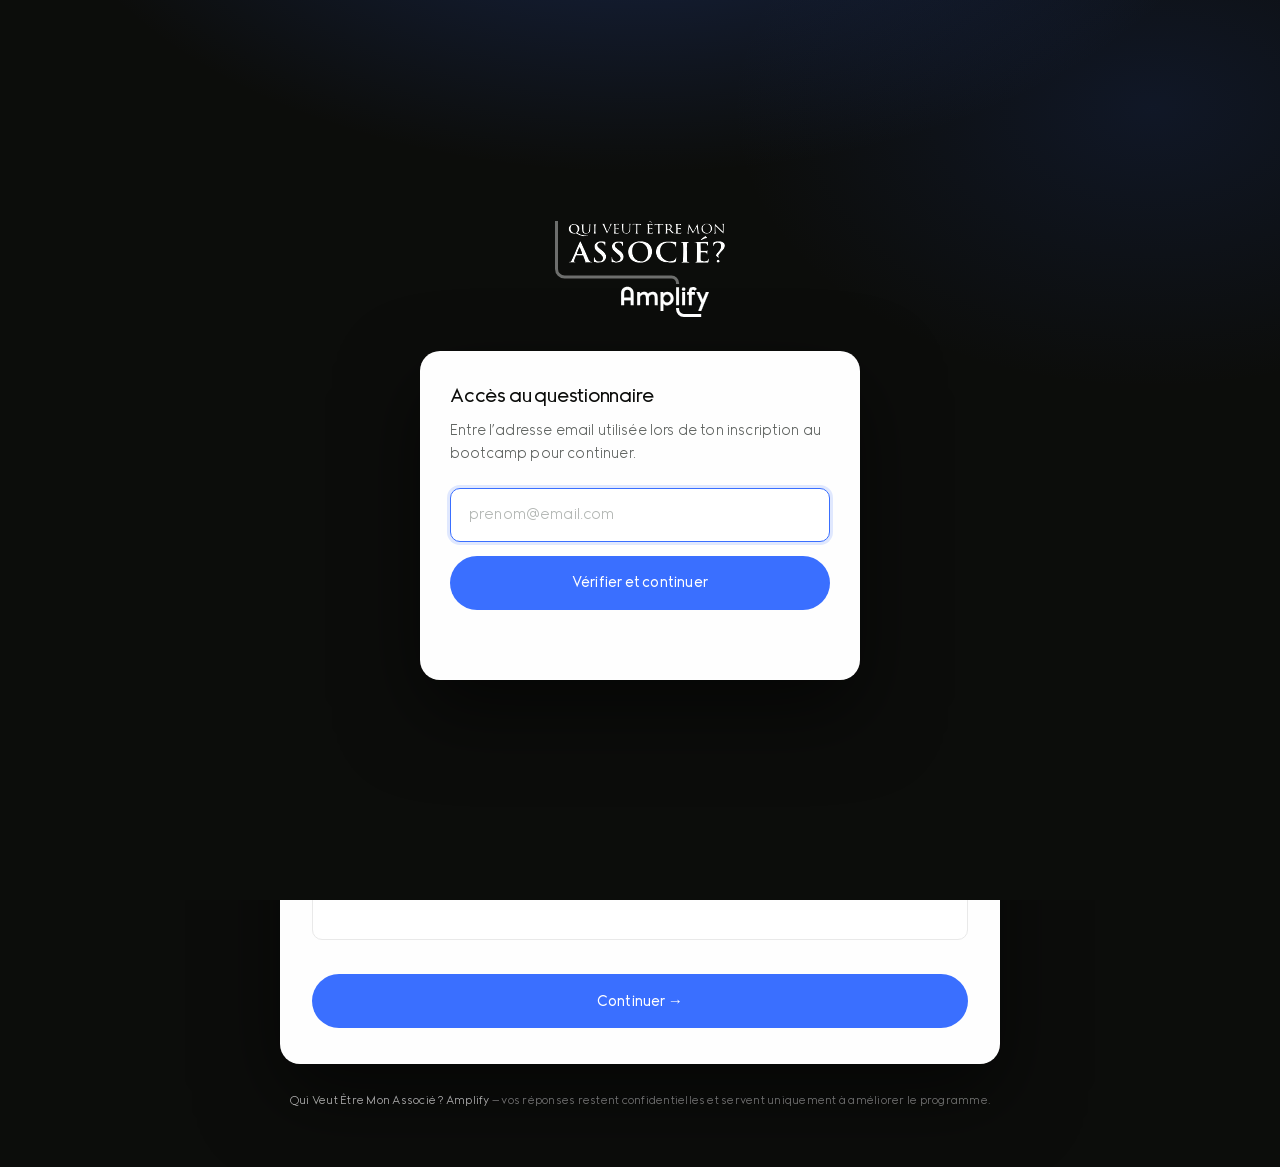
<file: module2.html>
<!DOCTYPE html>
<html lang="fr">
<head>
<meta charset="UTF-8" />
<meta name="viewport" content="width=device-width, initial-scale=1.0" />
<title>Qui Veut Être Mon Associé ? Amplify — Votre avis sur le Module 2</title>
<meta name="theme-color" content="#0c0d0b" />
<meta name="robots" content="noindex, nofollow" />
<link rel="icon" href="/assets/favicon.svg" type="image/svg+xml" />
<link rel="preload" href="/assets/fonts/Slake-Regular.woff2" as="font" type="font/woff2" crossorigin />
<link rel="preload" href="/assets/fonts/Slake-Light.woff2" as="font" type="font/woff2" crossorigin />
<link rel="stylesheet" href="/assets/qvema.css" />
</head>
<body>
<!-- Contrôle d'accès : email d'inscription (table Clients Airtable) -->
<div id="clientGate" class="gate">
  <div class="gate-inner">
    <a class="brand-logo" href="https://quiveutetremonassocie.com" target="_blank" rel="noopener">
      <img src="/assets/logo-qvema-amplify.svg" alt="Qui Veut Être Mon Associé ? Amplify" width="170" height="97" />
    </a>
    <div class="gate-card">
      <h2>Accès au questionnaire</h2>
      <p>Entre l'adresse email utilisée lors de ton inscription au bootcamp pour continuer.</p>
      <input id="clientGateEmail" type="email" autocomplete="email" placeholder="prenom@email.com" />
      <button id="clientGateBtn" type="button" class="btn-primary">Vérifier et continuer</button>
      <div id="clientGateMsg" class="gate-msg"></div>
    </div>
  </div>
</div>
<script>
(function(){
  var gate=document.getElementById('clientGate'),input=document.getElementById('clientGateEmail'),
      btn=document.getElementById('clientGateBtn'),msg=document.getElementById('clientGateMsg'),
      CONTACT='contact@qvemaamplify.com';
  function setMsg(h){ msg.innerHTML=h; }
  function link(){ return '<a href="mailto:'+CONTACT+'">'+CONTACT+'</a>'; }
  function isEmail(v){ return /^[^@\s]+@[^@\s]+\.[^@\s]+$/.test(v); }
  function escapeHtml(s){ var d=document.createElement('div'); d.textContent=(s==null?'':s); return d.innerHTML; }
  function spin(){ return '<span class="ld-spin"></span>'; }
  (function(){ if(document.getElementById('ld-spin-css')) return; var st=document.createElement('style'); st.id='ld-spin-css'; st.textContent=''; document.head.appendChild(st); })();
  function mapPromo(p){ var m=(p||'').match(/(\d+)/); return m?('Promo '+m[1]):''; }
  function applyProfile(j){
    var pn=document.getElementById('prenom'); if(pn && j.prenom){ pn.value=j.prenom; pn.readOnly=true; pn.classList.add('qv-lock'); }
    var nn=document.getElementById('nom'); if(nn && j.nom){ nn.value=j.nom; nn.readOnly=true; nn.classList.add('qv-lock'); }
    var pr=document.getElementById('promo'); if(pr){ var mp=mapPromo(j.promo); if(mp && [].some.call(pr.options,function(o){return o.value===mp;})){ pr.value=mp; pr.disabled=true; pr.classList.add('qv-lock'); } }
    var host=document.querySelector('.card')||document.querySelector('.wrap')||document.body;
    if(host && j.prenom && !document.getElementById('qv-greet')){
      var g=document.createElement('div'); g.className='qv-greet'; g.id='qv-greet'; var pt=mapPromo(j.promo);
      g.innerHTML='👋 Bonjour <b>'+escapeHtml(j.prenom)+'</b>'+(pt?(' <span class="qv-promo">· '+escapeHtml(pt)+'</span>'):'')+' — vos informations sont déjà renseignées, il ne reste que votre retour à partager. Merci 🙏';
      host.insertBefore(g, host.firstChild);
    }
  }
  async function verify(){
    var email=(input.value||'').trim();
    if(!isEmail(email)){ setMsg('Merci d’indiquer une adresse email valide.'); return; }
    btn.disabled=true; var old=btn.innerHTML; btn.innerHTML=spin()+'Vérification…'; msg.innerHTML='';
    // Réessai automatique (jusqu'à 3 fois) : absorbe les erreurs transitoires
    // (démarrage à froid de la fonction, hoquet momentané d'Airtable).
    var j=null, okResp=false;
    for(var attempt=0; attempt<3 && !okResp; attempt++){
      if(attempt>0){ btn.innerHTML=spin()+'Nouvel essai…'; await new Promise(function(res){setTimeout(res,1200);}); }
      try{
        var r=await fetch('/api/check-client',{method:'POST',headers:{'Content-Type':'application/json'},body:JSON.stringify({email:email})});
        j=await r.json().catch(function(){return null;});
        if(r.ok && j && (j.found===true || j.found===false)){ okResp=true; }
      }catch(e){ /* on réessaie */ }
    }
    if(okResp && j.found===true){
      window.__clientEmail=email;
      var f=document.getElementById('email');
      if(f){ f.value=email; f.readOnly=true; f.classList.add('qv-lock'); }
      applyProfile(j);
      gate.style.display='none';
    } else if(okResp && j.found===false){
      btn.disabled=false; btn.innerHTML=old;
      setMsg('Cet email ne correspond à aucune inscription. Utilise l’adresse email de ton inscription, ou écris à '+link()+'.');
    } else {
      btn.disabled=false; btn.innerHTML=old;
      setMsg('Vérification impossible pour le moment. Réessaie dans un instant. Si le problème persiste, écris à '+link()+'.');
    }
  }
  btn.addEventListener('click',verify);
  input.addEventListener('keydown',function(e){ if(e.key==='Enter'){ e.preventDefault(); verify(); } });
  input.focus();
})();
</script>
<div class="wrap">
  <header class="brand">
    <a class="brand-logo" href="https://quiveutetremonassocie.com" target="_blank" rel="noopener">
      <img src="/assets/logo-qvema-amplify.svg" alt="Qui Veut Être Mon Associé ? Amplify" width="190" height="108" />
    </a>
    <div class="kicker">Bootcamp · Module 2</div>
    <h1>Votre avis sur le Module 2</h1>
    <p>Trouver un vrai problème et le valider sur le terrain. 2 minutes pour nous aider à améliorer la suite.</p>
  </header>

  <div class="card">
    <div class="progress" id="progress">
      <div class="pbar"><span id="pbar-fill"></span></div>
      <div class="pstep" id="pstep">Étape 1 / 2</div>
    </div>

    <form id="form" novalidate>
      <!-- ÉTAPE 1 -->
      <div class="step" id="step1">
        <div class="step-head">
          <h2>Vous êtes…</h2>
          <div class="sub">Pour relier votre retour à votre parcours (on ne re-demande pas le reste, on l’a déjà 🙂).</div>
        </div>

        <div class="field" data-required>
          <label class="q" for="email">Votre email <span class="req">*</span>
            <span class="hint">Le même que celui utilisé pour le Bootcamp.</span>
          </label>
          <input type="email" id="email" name="email" autocomplete="email" placeholder="prenom@email.com" />
          <div class="err">Merci d’indiquer un email valide.</div>
        </div>

        <div class="field" data-required>
          <label class="q" for="promo">Votre promo <span class="req">*</span></label>
          <select id="promo" name="promo">
            <option value="" selected disabled>— Sélectionnez votre promo —</option>
            <option value="Promo 1">Promo 1</option>
            <option value="Promo 2">Promo 2</option>
            <option value="Promo 3">Promo 3</option>
            <option value="Promo 4">Promo 4</option>
            <option value="Promo 5">Promo 5</option>
            <option value="Promo 6">Promo 6</option>
          </select>
          <div class="err">Merci de sélectionner votre promo.</div>
        </div>

        <div class="field" data-required>
          <label class="q" for="prenom">Prénom <span class="req">*</span></label>
          <input type="text" id="prenom" name="prenom" autocomplete="given-name" />
          <div class="err">Merci d’indiquer votre prénom.</div>
        </div>

        <div class="field" data-required>
          <label class="q" for="nom">Nom <span class="req">*</span></label>
          <input type="text" id="nom" name="nom" autocomplete="family-name" />
          <div class="err">Merci d’indiquer votre nom.</div>
        </div>

        <div class="nav">
          <button type="button" class="btn-primary" id="toStep2">Continuer →</button>
        </div>
      </div>

      <!-- ÉTAPE 2 -->
      <div class="step hidden" id="step2">
        <div class="step-head">
          <h2>Votre retour sur le Module 2</h2>
          <div class="sub">Identifier un vrai problème, comprendre votre client, et le valider sur le terrain.</div>
        </div>

        <div class="section-label">Satisfaction</div>

        <div class="field" data-required>
          <label class="q">1. À quel point êtes-vous satisfait·e de ce module (Module 2) ? <span class="req">*</span></label>
          <div class="scale" id="scale-sat"></div>
          <div class="scale-legend"><span>Pas du tout</span><span>Très satisfait·e</span></div>
          <div class="err">Merci de choisir une note.</div>
        </div>

        <div class="field" data-required>
          <label class="q">2. Et globalement, à quel point êtes-vous satisfait·e du Bootcamp QVEMA Amplify jusqu’ici ? <span class="req">*</span></label>
          <div class="scale" id="scale-satbc"></div>
          <div class="scale-legend"><span>Pas du tout</span><span>Très satisfait·e</span></div>
          <div class="err">Merci de choisir une note.</div>
        </div>

        <div class="field" data-required>
          <label class="q">3. Quelle est la probabilité que vous recommandiez le Bootcamp QVEMA Amplify à un·e autre entrepreneur·e ? <span class="req">*</span>
            <span class="hint">0 = pas du tout probable · 10 = extrêmement probable.</span>
          </label>
          <div class="nps" id="nps"></div>
          <div class="err">Merci de choisir une note.</div>
        </div>

        <div class="field" data-required data-allformats>
          <label class="q">4. Comment évaluez-vous les formats de ce module ? <span class="req">*</span>
            <span class="hint">Notez chaque format de 1 à 5.</span>
          </label>
          <div id="formats"></div>
          <div class="err">Merci de noter chaque format.</div>
        </div>

        <div class="field" data-required>
          <label class="q">5. Le niveau / rythme du module vous a-t-il paru adapté ? <span class="req">*</span></label>
          <div class="opts" data-single="pedagogie">
            <label class="opt"><input type="radio" name="pedagogie" value="Tout à fait adapté"><span>Tout à fait adapté</span></label>
            <label class="opt"><input type="radio" name="pedagogie" value="Plutôt adapté"><span>Plutôt adapté</span></label>
            <label class="opt"><input type="radio" name="pedagogie" value="Trop facile / trop lent"><span>Trop facile / trop lent</span></label>
            <label class="opt"><input type="radio" name="pedagogie" value="Trop dense / trop rapide"><span>Trop dense / trop rapide</span></label>
          </div>
          <div class="err">Merci de choisir une réponse.</div>
        </div>

        <div class="section-label">Ce module en pratique</div>

        <div class="field" data-required>
          <label class="q">6. Où en êtes-vous concrètement dans la validation de votre projet ? <span class="req">*</span>
            <span class="hint">Plusieurs choix possibles — soyez honnête, c’est sans jugement.</span>
          </label>
          <div class="opts" data-multi="avancement">
            <label class="opt"><input type="checkbox" value="J'ai affiné mon problème avec les 4 filtres"><span>J’ai affiné mon problème avec les 4 filtres</span></label>
            <label class="opt"><input type="checkbox" value="J'ai défini mon persona client"><span>J’ai défini mon persona client</span></label>
            <label class="opt"><input type="checkbox" value="J'ai identifié utilisateur / payeur / prescripteur"><span>J’ai identifié qui utilise, qui paye, qui prescrit</span></label>
            <label class="opt"><input type="checkbox" value="J'ai mené des interviews clients (terrain)"><span>J’ai mené des interviews clients (sur le terrain)</span></label>
            <label class="opt"><input type="checkbox" value="J'ai créé une page de test"><span>J’ai créé une page de test</span></label>
            <label class="opt"><input type="checkbox" value="Pas encore eu le temps de passer à l'action"><span>Pas encore eu le temps de passer à l’action</span></label>
          </div>
          <div class="err">Merci de cocher au moins une réponse.</div>
        </div>

        <div class="field" data-required>
          <label class="q">7. Qu’est-ce qui vous a le plus aidé·e dans ce module ? <span class="req">*</span>
            <span class="hint">Plusieurs choix possibles.</span>
          </label>
          <div class="opts" data-multi="plus_aide">
            <label class="opt"><input type="checkbox" value="Les 4 filtres du problème"><span>Les 4 filtres pour valider un problème</span></label>
            <label class="opt"><input type="checkbox" value="Utilisateur / payeur / prescripteur"><span>Comprendre utilisateur / payeur / prescripteur</span></label>
            <label class="opt"><input type="checkbox" value="Les modèles de monétisation"><span>Les façons de monétiser un business</span></label>
            <label class="opt"><input type="checkbox" value="La méthode du persona"><span>La méthode du persona</span></label>
            <label class="opt"><input type="checkbox" value="Le script d'interview client"><span>Le script d’interview client (les 5 questions)</span></label>
            <label class="opt"><input type="checkbox" value="La création d'une page de test"><span>Créer une page de test sans compétence technique</span></label>
          </div>
        </div>

        <div class="field" data-required>
          <label class="q">8. Qu’avez-vous le plus apprécié dans ce module ? <span class="req">*</span>
            <span class="hint">Un cours, un exercice, un déclic…</span>
          </label>
          <textarea name="apprecie" placeholder="Votre réponse…"></textarea>
          <div class="err">Merci de répondre à cette question.</div>
        </div>

        <div class="field" data-required>
          <label class="q">9. Qu’est-ce qui vous a freiné·e, frustré·e ou manqué ? <span class="req">*</span></label>
          <textarea name="frustration" placeholder="Votre réponse…"></textarea>
          <div class="err">Merci de répondre à cette question.</div>
        </div>

        <div class="field" data-required>
          <label class="q">10. Sur quoi auriez-vous aimé plus d’accompagnement dans ce module ? <span class="req">*</span>
            <span class="hint">Ex. mener les interviews, construire la page test, choisir la niche…</span>
          </label>
          <textarea name="besoin" placeholder="Votre réponse…"></textarea>
          <div class="err">Merci de répondre à cette question.</div>
        </div>

        <div class="field" data-required>
          <label class="q">11. Autre chose à partager ? <span class="req">*</span></label>
          <textarea name="autre" placeholder="Tout est le bienvenu…"></textarea>
          <div class="err">Merci de répondre à cette question.</div>
        </div>

        <div class="nav">
          <button type="button" class="btn-ghost" id="backStep1">← Retour</button>
          <button type="submit" class="btn-primary" id="submitBtn">Envoyer mon retour</button>
        </div>
      </div>
    </form>

    <div class="thanks hidden" id="thanks">
      <div class="check"><svg viewBox="0 0 24 24"><path d="M20 6L9 17l-5-5"/></svg></div>
      <h2>Merci pour votre retour ! 🙌</h2>
      <p>Chaque réponse nous aide à affiner les prochains modules du Bootcamp. À très vite pour la suite !</p>
    </div>
  </div>

  <div class="foot"><a href="https://quiveutetremonassocie.com" target="_blank" rel="noopener">Qui Veut Être Mon Associé ? Amplify</a> — vos réponses restent confidentielles et servent uniquement à améliorer le programme.</div>
</div>

<script>
/* ====== CONFIG ====== */
const ENDPOINT_URL = "https://script.google.com/macros/s/AKfycbzVcNiXd0lAOFtyBWOE4vOaZOj0LHJDqO8zJ_yn6B_nRVtA4mTjfHcR9itlnjL-cAyJnA/exec";
const MODULE_NUM = "2"; /* <<< pour dupliquer ce formulaire sur un autre module, changez ce numéro + le titre + les questions spécifiques */

/* ====== Échelles 1 à 5 ====== */
function buildScale(id,name){
  const box=document.getElementById(id);
  for(let i=1;i<=5;i++){const lab=document.createElement('label');lab.innerHTML='<input type="radio" name="'+name+'" value="'+i+'"><span class="dot">'+i+'</span>';box.appendChild(lab);}
}
buildScale('scale-sat','satisfaction');
buildScale('scale-satbc','satisfaction_bootcamp');

/* ====== NPS (0 à 10) ====== */
const npsBox=document.getElementById('nps');
for(let i=0;i<=10;i++){
  const lab=document.createElement('label');
  lab.innerHTML='<input type="radio" name="nps" value="'+i+'"><span class="n">'+i+'</span>';
  npsBox.appendChild(lab);
}
/* ====== Notation par format ====== */
const FORMATS=[
  ["cours","Les cours vidéo"],
  ["exercices","Les exercices guidés"],
  ["live_coachs","Les lives avec les coachs/ambassadeurs"],
  ["live_equipe","Les lives avec l’équipe Amplify"],
  ["qcm","Les QCM"],
  ["circle","La communauté Circle"]
];
const fc=document.getElementById('formats');
FORMATS.forEach(([key,label])=>{
  const row=document.createElement('div');row.className='rating-row';
  let mini='<div class="mini">';
  for(let i=1;i<=5;i++) mini+='<label><input type="radio" name="fmt_'+key+'" value="'+i+'"><span class="d">'+i+'</span></label>';
  mini+='</div>';
  row.innerHTML='<div class="name">'+label+'</div>'+mini;
  fc.appendChild(row);
});

/* ====== Navigation ====== */
const step1=document.getElementById('step1'),step2=document.getElementById('step2');
const pbar=document.getElementById('pbar-fill'),pstep=document.getElementById('pstep');
function showStep(n){
  if(n===1){step1.classList.remove('hidden');step2.classList.add('hidden');pbar.style.width='50%';pstep.textContent='Étape 1 / 2';}
  else{step1.classList.add('hidden');step2.classList.remove('hidden');pbar.style.width='100%';pstep.textContent='Étape 2 / 2';}
  window.scrollTo({top:0,behavior:'smooth'});
}
function fieldFilled(f){
  const checks=f.querySelectorAll('input[type=radio],input[type=checkbox]');
  if(checks.length) return [...checks].some(r=>r.checked);
  const c=f.querySelector('input,select,textarea');
  if(c && c.type==='email') return /^[^@\s]+@[^@\s]+\.[^@\s]+$/.test(c.value.trim());
  return c && c.value.trim()!=='';
}
function validate(step){
  let ok=true,firstBad=null;
  step.querySelectorAll('.field[data-required]').forEach(f=>{
    let filled;
    if(f.hasAttribute('data-allformats')){
      filled=[...f.querySelectorAll('.rating-row')].every(row=>row.querySelector('input:checked'));
    } else {
      filled=fieldFilled(f);
    }
    f.classList.toggle('invalid',!filled);
    if(!filled){ ok=false; if(!firstBad) firstBad=f; }
  });
  if(firstBad) firstBad.scrollIntoView({behavior:'smooth',block:'center'});
  return ok;
}
document.getElementById('toStep2').addEventListener('click',()=>{ if(validate(step1)) showStep(2); });
document.getElementById('backStep1').addEventListener('click',()=>showStep(1));
document.querySelectorAll('.opt input').forEach(inp=>{
  inp.addEventListener('change',()=>{
    if(inp.type==='radio'){ inp.closest('.opts').querySelectorAll('.opt').forEach(o=>o.classList.remove('sel')); }
    inp.closest('.opt').classList.toggle('sel',inp.checked);
  });
});
document.querySelectorAll('input,select,textarea').forEach(el=>{
  el.addEventListener('input',()=>{const f=el.closest('.field');if(f)f.classList.remove('invalid');});
  el.addEventListener('change',()=>{const f=el.closest('.field');if(f)f.classList.remove('invalid');});
});

/* ====== Collecte (clés = intitulés de colonnes) ====== */
function collect(){
  const g=name=>{const el=document.querySelector('[name="'+name+'"]:checked');return el?el.value:'';};
  const multi=key=>{const box=document.querySelector('[data-multi="'+key+'"]');return box?[...box.querySelectorAll('input:checked')].map(i=>i.value).join(' ; '):'';};
  return {
    "Horodatage": new Date().toISOString(),
    "Module": MODULE_NUM,
    "Promo": document.getElementById('promo').value,
    "Email": document.getElementById('email').value.trim(),
    "Prénom": document.getElementById('prenom').value.trim(),
    "Nom": document.getElementById('nom').value.trim(),
    "Satisfaction module (1-5)": g('satisfaction'),
    "Satisfaction Bootcamp (1-5)": g('satisfaction_bootcamp'),
    "Recommandation Bootcamp (0-10)": g('nps'),
    "Niveau / rythme": g('pedagogie'),
    "Note cours vidéo": g('fmt_cours'),
    "Note exercices": g('fmt_exercices'),
    "Note lives coachs/ambassadeurs": g('fmt_live_coachs'),
    "Note lives équipe Amplify": g('fmt_live_equipe'),
    "Note QCM": g('fmt_qcm'),
    "Note communauté Circle": g('fmt_circle'),
    "Avancement validation terrain": multi('avancement'),
    "Ce qui a le plus aidé": multi('plus_aide'),
    "Le plus apprécié": document.querySelector('[name=apprecie]').value.trim(),
    "Frustrations / freins": document.querySelector('[name=frustration]').value.trim(),
    "Besoin d'accompagnement": document.querySelector('[name=besoin]').value.trim(),
    "Autre chose à partager": document.querySelector('[name=autre]').value.trim()
  };
}

document.getElementById('form').addEventListener('submit',async e=>{
  e.preventDefault();
  if(!validate(step2)) return;
  const btn=document.getElementById('submitBtn');
  btn.disabled=true; btn.innerHTML='<span class="ld-spin"></span>Envoi en cours…';
  try{
    if(ENDPOINT_URL && ENDPOINT_URL.indexOf('http')===0){
      await fetch(ENDPOINT_URL,{method:'POST',mode:'no-cors',headers:{'Content-Type':'text/plain;charset=utf-8'},body:JSON.stringify(collect())});
    }
    document.getElementById('form').classList.add('hidden');
    document.getElementById('progress').classList.add('hidden');
    document.getElementById('thanks').classList.remove('hidden');
    window.scrollTo({top:0,behavior:'smooth'});
  }catch(err){
    btn.disabled=false; btn.textContent='Envoyer mon retour';
    alert("Un souci est survenu lors de l'envoi. Merci de réessayer dans un instant.");
  }
});
</script>
</body>
</html>
</file>
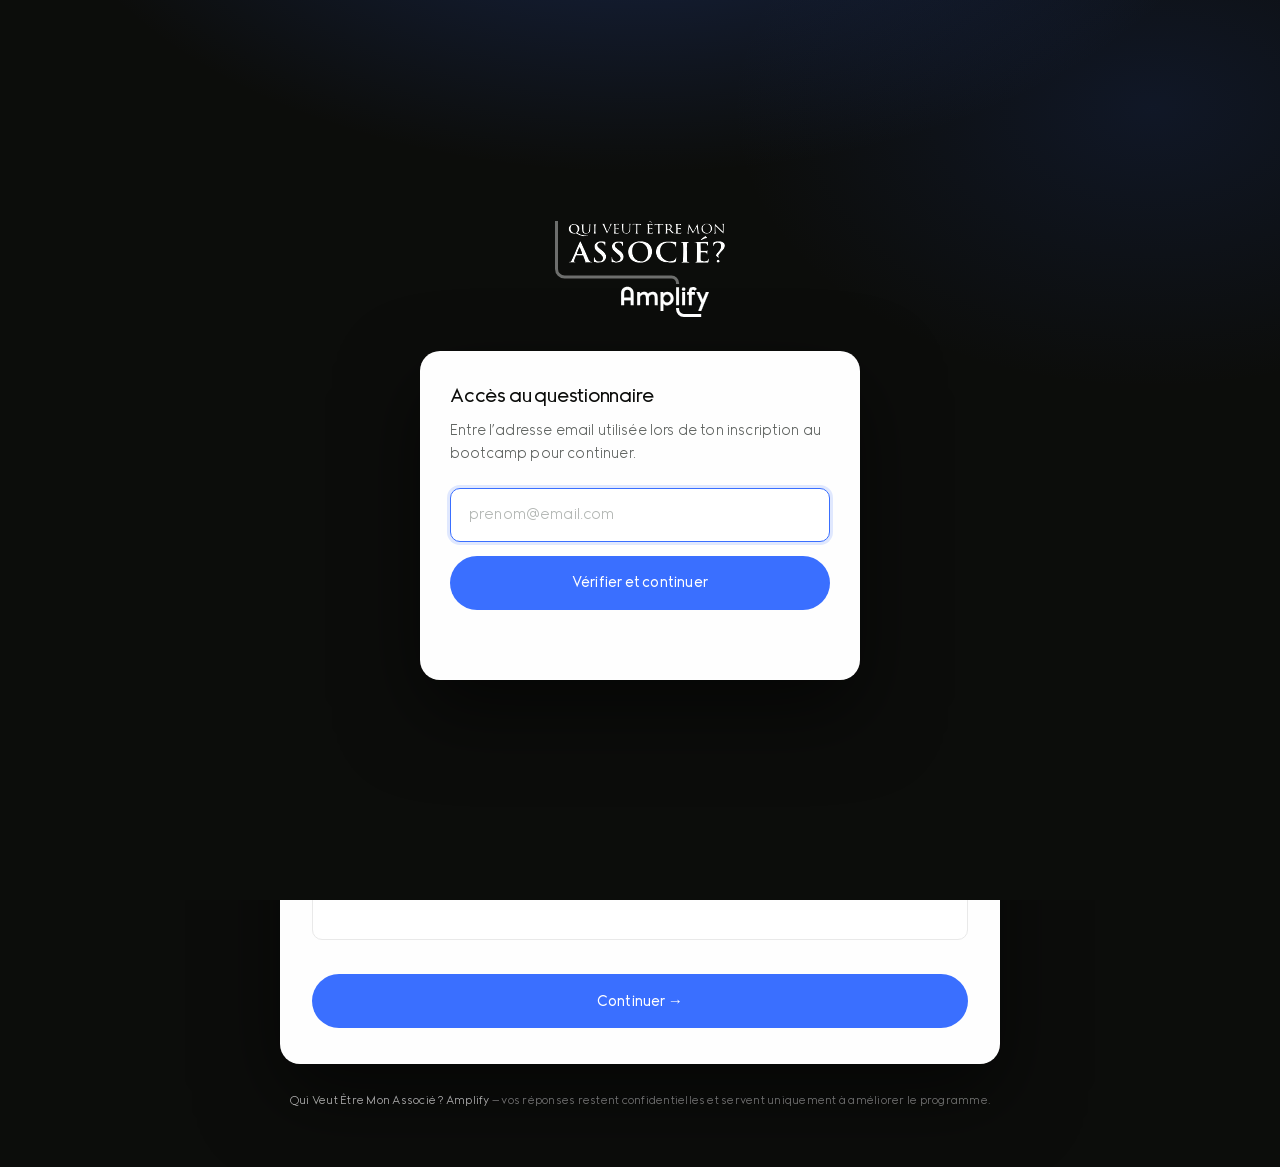
<file: module3.html>
<!DOCTYPE html>
<html lang="fr">
<head>
<meta charset="UTF-8" />
<meta name="viewport" content="width=device-width, initial-scale=1.0" />
<title>Qui Veut Être Mon Associé ? Amplify — Votre avis sur le Module 3</title>
<meta name="theme-color" content="#0c0d0b" />
<meta name="robots" content="noindex, nofollow" />
<link rel="icon" href="/assets/favicon.svg" type="image/svg+xml" />
<link rel="preload" href="/assets/fonts/Slake-Regular.woff2" as="font" type="font/woff2" crossorigin />
<link rel="preload" href="/assets/fonts/Slake-Light.woff2" as="font" type="font/woff2" crossorigin />
<link rel="stylesheet" href="/assets/qvema.css" />
</head>
<body>
<!-- Contrôle d'accès : email d'inscription (table Clients Airtable) -->
<div id="clientGate" class="gate">
  <div class="gate-inner">
    <a class="brand-logo" href="https://quiveutetremonassocie.com" target="_blank" rel="noopener">
      <img src="/assets/logo-qvema-amplify.svg" alt="Qui Veut Être Mon Associé ? Amplify" width="170" height="97" />
    </a>
    <div class="gate-card">
      <h2>Accès au questionnaire</h2>
      <p>Entre l'adresse email utilisée lors de ton inscription au bootcamp pour continuer.</p>
      <input id="clientGateEmail" type="email" autocomplete="email" placeholder="prenom@email.com" />
      <button id="clientGateBtn" type="button" class="btn-primary">Vérifier et continuer</button>
      <div id="clientGateMsg" class="gate-msg"></div>
    </div>
  </div>
</div>
<script>
(function(){
  var gate=document.getElementById('clientGate'),input=document.getElementById('clientGateEmail'),
      btn=document.getElementById('clientGateBtn'),msg=document.getElementById('clientGateMsg'),
      CONTACT='contact@qvemaamplify.com';
  function setMsg(h){ msg.innerHTML=h; }
  function link(){ return '<a href="mailto:'+CONTACT+'">'+CONTACT+'</a>'; }
  function isEmail(v){ return /^[^@\s]+@[^@\s]+\.[^@\s]+$/.test(v); }
  function escapeHtml(s){ var d=document.createElement('div'); d.textContent=(s==null?'':s); return d.innerHTML; }
  function spin(){ return '<span class="ld-spin"></span>'; }
  (function(){ if(document.getElementById('ld-spin-css')) return; var st=document.createElement('style'); st.id='ld-spin-css'; st.textContent=''; document.head.appendChild(st); })();
  function mapPromo(p){ var m=(p||'').match(/(\d+)/); return m?('Promo '+m[1]):''; }
  function applyProfile(j){
    var pn=document.getElementById('prenom'); if(pn && j.prenom){ pn.value=j.prenom; pn.readOnly=true; pn.classList.add('qv-lock'); }
    var nn=document.getElementById('nom'); if(nn && j.nom){ nn.value=j.nom; nn.readOnly=true; nn.classList.add('qv-lock'); }
    var pr=document.getElementById('promo'); if(pr){ var mp=mapPromo(j.promo); if(mp && [].some.call(pr.options,function(o){return o.value===mp;})){ pr.value=mp; pr.disabled=true; pr.classList.add('qv-lock'); } }
    var host=document.querySelector('.card')||document.querySelector('.wrap')||document.body;
    if(host && j.prenom && !document.getElementById('qv-greet')){
      var g=document.createElement('div'); g.className='qv-greet'; g.id='qv-greet'; var pt=mapPromo(j.promo);
      g.innerHTML='👋 Bonjour <b>'+escapeHtml(j.prenom)+'</b>'+(pt?(' <span class="qv-promo">· '+escapeHtml(pt)+'</span>'):'')+' — vos informations sont déjà renseignées, il ne reste que votre retour à partager. Merci 🙏';
      host.insertBefore(g, host.firstChild);
    }
  }
  async function verify(){
    var email=(input.value||'').trim();
    if(!isEmail(email)){ setMsg('Merci d’indiquer une adresse email valide.'); return; }
    btn.disabled=true; var old=btn.innerHTML; btn.innerHTML=spin()+'Vérification…'; msg.innerHTML='';
    // Réessai automatique (jusqu'à 3 fois) : absorbe les erreurs transitoires
    // (démarrage à froid de la fonction, hoquet momentané d'Airtable).
    var j=null, okResp=false;
    for(var attempt=0; attempt<3 && !okResp; attempt++){
      if(attempt>0){ btn.innerHTML=spin()+'Nouvel essai…'; await new Promise(function(res){setTimeout(res,1200);}); }
      try{
        var r=await fetch('/api/check-client',{method:'POST',headers:{'Content-Type':'application/json'},body:JSON.stringify({email:email})});
        j=await r.json().catch(function(){return null;});
        if(r.ok && j && (j.found===true || j.found===false)){ okResp=true; }
      }catch(e){ /* on réessaie */ }
    }
    if(okResp && j.found===true){
      window.__clientEmail=email;
      var f=document.getElementById('email');
      if(f){ f.value=email; f.readOnly=true; f.classList.add('qv-lock'); }
      applyProfile(j);
      gate.style.display='none';
    } else if(okResp && j.found===false){
      btn.disabled=false; btn.innerHTML=old;
      setMsg('Cet email ne correspond à aucune inscription. Utilise l’adresse email de ton inscription, ou écris à '+link()+'.');
    } else {
      btn.disabled=false; btn.innerHTML=old;
      setMsg('Vérification impossible pour le moment. Réessaie dans un instant. Si le problème persiste, écris à '+link()+'.');
    }
  }
  btn.addEventListener('click',verify);
  input.addEventListener('keydown',function(e){ if(e.key==='Enter'){ e.preventDefault(); verify(); } });
  input.focus();
})();
</script>
<div class="wrap">
  <header class="brand">
    <a class="brand-logo" href="https://quiveutetremonassocie.com" target="_blank" rel="noopener">
      <img src="/assets/logo-qvema-amplify.svg" alt="Qui Veut Être Mon Associé ? Amplify" width="190" height="108" />
    </a>
    <div class="kicker">Bootcamp · Module 3</div>
    <h1>Votre avis sur le Module 3</h1>
    <p>Créer ta marque, tes premiers contenus et trouver tes premiers clients. 2 minutes pour améliorer la suite.</p>
  </header>

  <div class="card">
    <div class="progress" id="progress">
      <div class="pbar"><span id="pbar-fill"></span></div>
      <div class="pstep" id="pstep">Étape 1 / 2</div>
    </div>

    <form id="form" novalidate>
      <!-- ÉTAPE 1 -->
      <div class="step" id="step1">
        <div class="step-head">
          <h2>Vous êtes…</h2>
          <div class="sub">Pour relier votre retour à votre parcours (on ne re-demande pas le reste 🙂).</div>
        </div>

        <div class="field" data-required>
          <label class="q" for="email">Votre email <span class="req">*</span>
            <span class="hint">Le même que celui utilisé pour le Bootcamp.</span>
          </label>
          <input type="email" id="email" name="email" autocomplete="email" placeholder="prenom@email.com" />
          <div class="err">Merci d’indiquer un email valide.</div>
        </div>

        <div class="field" data-required>
          <label class="q" for="promo">Votre promo <span class="req">*</span></label>
          <select id="promo" name="promo">
            <option value="" selected disabled>— Sélectionnez votre promo —</option>
            <option value="Promo 1">Promo 1</option>
            <option value="Promo 2">Promo 2</option>
            <option value="Promo 3">Promo 3</option>
            <option value="Promo 4">Promo 4</option>
            <option value="Promo 5">Promo 5</option>
            <option value="Promo 6">Promo 6</option>
          </select>
          <div class="err">Merci de sélectionner votre promo.</div>
        </div>

        <div class="field" data-required>
          <label class="q" for="prenom">Prénom <span class="req">*</span></label>
          <input type="text" id="prenom" name="prenom" autocomplete="given-name" />
          <div class="err">Merci d’indiquer votre prénom.</div>
        </div>

        <div class="field" data-required>
          <label class="q" for="nom">Nom <span class="req">*</span></label>
          <input type="text" id="nom" name="nom" autocomplete="family-name" />
          <div class="err">Merci d’indiquer votre nom.</div>
        </div>

        <div class="nav">
          <button type="button" class="btn-primary" id="toStep2">Continuer →</button>
        </div>
      </div>

      <!-- ÉTAPE 2 -->
      <div class="step hidden" id="step2">
        <div class="step-head">
          <h2>Votre retour sur le Module 3</h2>
          <div class="sub">Marque & identité, contenu, prospection et première offre de test.</div>
        </div>

        <div class="section-label">Satisfaction</div>

        <div class="field" data-required>
          <label class="q">1. À quel point êtes-vous satisfait·e de ce module (Module 3) ? <span class="req">*</span></label>
          <div class="scale" id="scale-sat"></div>
          <div class="scale-legend"><span>Pas du tout</span><span>Très satisfait·e</span></div>
          <div class="err">Merci de choisir une note.</div>
        </div>

        <div class="field" data-required>
          <label class="q">2. Et globalement, à quel point êtes-vous satisfait·e du Bootcamp QVEMA Amplify jusqu’ici ? <span class="req">*</span></label>
          <div class="scale" id="scale-satbc"></div>
          <div class="scale-legend"><span>Pas du tout</span><span>Très satisfait·e</span></div>
          <div class="err">Merci de choisir une note.</div>
        </div>

        <div class="field" data-required>
          <label class="q">3. Quelle est la probabilité que vous recommandiez le Bootcamp QVEMA Amplify à un·e autre entrepreneur·e ? <span class="req">*</span>
            <span class="hint">0 = pas du tout probable · 10 = extrêmement probable.</span>
          </label>
          <div class="nps" id="nps"></div>
          <div class="err">Merci de choisir une note.</div>
        </div>

        <div class="field" data-required data-allformats>
          <label class="q">4. Comment évaluez-vous les formats de ce module ? <span class="req">*</span>
            <span class="hint">Notez chaque format de 1 à 5.</span>
          </label>
          <div id="formats"></div>
          <div class="err">Merci de noter chaque format.</div>
        </div>

        <div class="field" data-required>
          <label class="q">5. Le niveau / rythme du module vous a-t-il paru adapté ? <span class="req">*</span></label>
          <div class="opts" data-single="pedagogie">
            <label class="opt"><input type="radio" name="pedagogie" value="Tout à fait adapté"><span>Tout à fait adapté</span></label>
            <label class="opt"><input type="radio" name="pedagogie" value="Plutôt adapté"><span>Plutôt adapté</span></label>
            <label class="opt"><input type="radio" name="pedagogie" value="Trop facile / trop lent"><span>Trop facile / trop lent</span></label>
            <label class="opt"><input type="radio" name="pedagogie" value="Trop dense / trop rapide"><span>Trop dense / trop rapide</span></label>
          </div>
          <div class="err">Merci de choisir une réponse.</div>
        </div>

        <div class="section-label">Ce module en pratique</div>

        <div class="field" data-required>
          <label class="q">6. Où en êtes-vous concrètement à l’issue de ce module ? <span class="req">*</span>
            <span class="hint">Plusieurs choix possibles — soyez honnête, c’est sans jugement.</span>
          </label>
          <div class="opts" data-multi="avancement">
            <label class="opt"><input type="checkbox" value="J'ai créé mon nom / logo / identité visuelle"><span>J’ai créé mon nom / logo / identité visuelle</span></label>
            <label class="opt"><input type="checkbox" value="J'ai mis en ligne ma page de présentation"><span>J’ai mis en ligne ma page de présentation</span></label>
            <label class="opt"><input type="checkbox" value="J'ai publié mes premiers contenus (LinkedIn)"><span>J’ai publié mes premiers contenus (LinkedIn)</span></label>
            <label class="opt"><input type="checkbox" value="J'ai cartographié mon marché / mes prospects"><span>J’ai cartographié mon marché / mes prospects</span></label>
            <label class="opt"><input type="checkbox" value="J'ai envoyé des messages de prospection"><span>J’ai envoyé des messages de prospection</span></label>
            <label class="opt"><input type="checkbox" value="J'ai eu mes premiers échanges / entretiens clients"><span>J’ai eu mes premiers échanges / entretiens clients</span></label>
            <label class="opt"><input type="checkbox" value="J'ai construit ma première offre de test"><span>J’ai construit ma première offre de test</span></label>
            <label class="opt"><input type="checkbox" value="Pas encore eu le temps de passer à l'action"><span>Pas encore eu le temps de passer à l’action</span></label>
          </div>
          <div class="err">Merci de cocher au moins une réponse.</div>
        </div>

        <div class="field" data-required>
          <label class="q">7. Qu’est-ce qui vous a le plus aidé·e dans ce module ? <span class="req">*</span>
            <span class="hint">Plusieurs choix possibles.</span>
          </label>
          <div class="opts" data-multi="plus_aide">
            <label class="opt"><input type="checkbox" value="Créer le nom / logo / identité (atelier IA)"><span>Créer le nom / logo / identité (dont l’atelier IA)</span></label>
            <label class="opt"><input type="checkbox" value="La page de présentation en ligne"><span>La page de présentation en ligne</span></label>
            <label class="opt"><input type="checkbox" value="Écrire du contenu / posts LinkedIn"><span>Écrire du contenu / ses premiers posts LinkedIn</span></label>
            <label class="opt"><input type="checkbox" value="Créer du contenu avec l'IA en gardant sa voix"><span>Créer du contenu avec l’IA en gardant sa voix</span></label>
            <label class="opt"><input type="checkbox" value="Cartographier son marché"><span>Cartographier son marché accessible</span></label>
            <label class="opt"><input type="checkbox" value="Les messages de prospection personnalisés"><span>Les messages de prospection personnalisés</span></label>
            <label class="opt"><input type="checkbox" value="Scaler la prospection (YAMM)"><span>Scaler la prospection (YAMM)</span></label>
            <label class="opt"><input type="checkbox" value="Construire l'offre de test / la promesse"><span>Construire l’offre de test / la promesse</span></label>
          </div>
        </div>

        <div class="field" data-required>
          <label class="q">8. Qu’avez-vous le plus apprécié dans ce module ? <span class="req">*</span>
            <span class="hint">Un cours, un exercice, un déclic…</span>
          </label>
          <textarea name="apprecie" placeholder="Votre réponse…"></textarea>
          <div class="err">Merci de répondre à cette question.</div>
        </div>

        <div class="field" data-required>
          <label class="q">9. Qu’est-ce qui vous a freiné·e, frustré·e ou manqué ? <span class="req">*</span></label>
          <textarea name="frustration" placeholder="Votre réponse…"></textarea>
          <div class="err">Merci de répondre à cette question.</div>
        </div>

        <div class="field" data-required>
          <label class="q">10. Autre chose à partager ? <span class="req">*</span></label>
          <textarea name="autre" placeholder="Tout est le bienvenu…"></textarea>
          <div class="err">Merci de répondre à cette question.</div>
        </div>

        <div class="nav">
          <button type="button" class="btn-ghost" id="backStep1">← Retour</button>
          <button type="submit" class="btn-primary" id="submitBtn">Envoyer mon retour</button>
        </div>
      </div>
    </form>

    <div class="thanks hidden" id="thanks">
      <div class="check"><svg viewBox="0 0 24 24"><path d="M20 6L9 17l-5-5"/></svg></div>
      <h2>Merci pour votre retour ! 🙌</h2>
      <p>Chaque réponse nous aide à affiner les prochains modules du Bootcamp. À très vite pour la suite !</p>
    </div>
  </div>

  <div class="foot"><a href="https://quiveutetremonassocie.com" target="_blank" rel="noopener">Qui Veut Être Mon Associé ? Amplify</a> — vos réponses restent confidentielles et servent uniquement à améliorer le programme.</div>
</div>

<script>
/* ====== CONFIG ====== */
const ENDPOINT_URL = "https://script.google.com/macros/s/AKfycbzVcNiXd0lAOFtyBWOE4vOaZOj0LHJDqO8zJ_yn6B_nRVtA4mTjfHcR9itlnjL-cAyJnA/exec";
const MODULE_NUM = "3"; /* <<< pour dupliquer ce formulaire, changez ce numéro + le titre + les questions spécifiques */

/* ====== Échelles 1 à 5 ====== */
function buildScale(id,name){
  const box=document.getElementById(id);
  for(let i=1;i<=5;i++){const lab=document.createElement('label');lab.innerHTML='<input type="radio" name="'+name+'" value="'+i+'"><span class="dot">'+i+'</span>';box.appendChild(lab);}
}
buildScale('scale-sat','satisfaction');
buildScale('scale-satbc','satisfaction_bootcamp');

/* ====== NPS (0 à 10) ====== */
const npsBox=document.getElementById('nps');
for(let i=0;i<=10;i++){
  const lab=document.createElement('label');
  lab.innerHTML='<input type="radio" name="nps" value="'+i+'"><span class="n">'+i+'</span>';
  npsBox.appendChild(lab);
}
/* ====== Notation par format ====== */
const FORMATS=[
  ["cours","Les cours vidéo"],
  ["exercices","Les exercices guidés"],
  ["live_coachs","Les lives avec les coachs/ambassadeurs"],
  ["live_equipe","Les lives avec l’équipe Amplify"],
  ["qcm","Les QCM"],
  ["circle","La communauté Circle"]
];
const fc=document.getElementById('formats');
FORMATS.forEach(([key,label])=>{
  const row=document.createElement('div');row.className='rating-row';
  let mini='<div class="mini">';
  for(let i=1;i<=5;i++) mini+='<label><input type="radio" name="fmt_'+key+'" value="'+i+'"><span class="d">'+i+'</span></label>';
  mini+='</div>';
  row.innerHTML='<div class="name">'+label+'</div>'+mini;
  fc.appendChild(row);
});

/* ====== Navigation ====== */
const step1=document.getElementById('step1'),step2=document.getElementById('step2');
const pbar=document.getElementById('pbar-fill'),pstep=document.getElementById('pstep');
function showStep(n){
  if(n===1){step1.classList.remove('hidden');step2.classList.add('hidden');pbar.style.width='50%';pstep.textContent='Étape 1 / 2';}
  else{step1.classList.add('hidden');step2.classList.remove('hidden');pbar.style.width='100%';pstep.textContent='Étape 2 / 2';}
  window.scrollTo({top:0,behavior:'smooth'});
}
function fieldFilled(f){
  const checks=f.querySelectorAll('input[type=radio],input[type=checkbox]');
  if(checks.length) return [...checks].some(r=>r.checked);
  const c=f.querySelector('input,select,textarea');
  if(c && c.type==='email') return /^[^@\s]+@[^@\s]+\.[^@\s]+$/.test(c.value.trim());
  return c && c.value.trim()!=='';
}
function validate(step){
  let ok=true,firstBad=null;
  step.querySelectorAll('.field[data-required]').forEach(f=>{
    let filled;
    if(f.hasAttribute('data-allformats')){
      filled=[...f.querySelectorAll('.rating-row')].every(row=>row.querySelector('input:checked'));
    } else {
      filled=fieldFilled(f);
    }
    f.classList.toggle('invalid',!filled);
    if(!filled){ ok=false; if(!firstBad) firstBad=f; }
  });
  if(firstBad) firstBad.scrollIntoView({behavior:'smooth',block:'center'});
  return ok;
}
document.getElementById('toStep2').addEventListener('click',()=>{ if(validate(step1)) showStep(2); });
document.getElementById('backStep1').addEventListener('click',()=>showStep(1));
document.querySelectorAll('.opt input').forEach(inp=>{
  inp.addEventListener('change',()=>{
    if(inp.type==='radio'){ inp.closest('.opts').querySelectorAll('.opt').forEach(o=>o.classList.remove('sel')); }
    inp.closest('.opt').classList.toggle('sel',inp.checked);
  });
});
document.querySelectorAll('input,select,textarea').forEach(el=>{
  el.addEventListener('input',()=>{const f=el.closest('.field');if(f)f.classList.remove('invalid');});
  el.addEventListener('change',()=>{const f=el.closest('.field');if(f)f.classList.remove('invalid');});
});

/* ====== Collecte (clés = intitulés de colonnes) ====== */
function collect(){
  const g=name=>{const el=document.querySelector('[name="'+name+'"]:checked');return el?el.value:'';};
  const multi=key=>{const box=document.querySelector('[data-multi="'+key+'"]');return box?[...box.querySelectorAll('input:checked')].map(i=>i.value).join(' ; '):'';};
  return {
    "Horodatage": new Date().toISOString(),
    "Module": MODULE_NUM,
    "Promo": document.getElementById('promo').value,
    "Email": document.getElementById('email').value.trim(),
    "Prénom": document.getElementById('prenom').value.trim(),
    "Nom": document.getElementById('nom').value.trim(),
    "Satisfaction module (1-5)": g('satisfaction'),
    "Satisfaction Bootcamp (1-5)": g('satisfaction_bootcamp'),
    "Recommandation Bootcamp (0-10)": g('nps'),
    "Niveau / rythme": g('pedagogie'),
    "Note cours vidéo": g('fmt_cours'),
    "Note exercices": g('fmt_exercices'),
    "Note lives coachs/ambassadeurs": g('fmt_live_coachs'),
    "Note lives équipe Amplify": g('fmt_live_equipe'),
    "Note QCM": g('fmt_qcm'),
    "Note communauté Circle": g('fmt_circle'),
    "Avancement Module 3": multi('avancement'),
    "Ce qui a le plus aidé": multi('plus_aide'),
    "Le plus apprécié": document.querySelector('[name=apprecie]').value.trim(),
    "Frustrations / freins": document.querySelector('[name=frustration]').value.trim(),
    "Autre chose à partager": document.querySelector('[name=autre]').value.trim()
  };
}

document.getElementById('form').addEventListener('submit',async e=>{
  e.preventDefault();
  if(!validate(step2)) return;
  const btn=document.getElementById('submitBtn');
  btn.disabled=true; btn.innerHTML='<span class="ld-spin"></span>Envoi en cours…';
  try{
    if(ENDPOINT_URL && ENDPOINT_URL.indexOf('http')===0){
      await fetch(ENDPOINT_URL,{method:'POST',mode:'no-cors',headers:{'Content-Type':'text/plain;charset=utf-8'},body:JSON.stringify(collect())});
    }
    document.getElementById('form').classList.add('hidden');
    document.getElementById('progress').classList.add('hidden');
    document.getElementById('thanks').classList.remove('hidden');
    window.scrollTo({top:0,behavior:'smooth'});
  }catch(err){
    btn.disabled=false; btn.textContent='Envoyer mon retour';
    alert("Un souci est survenu lors de l'envoi. Merci de réessayer dans un instant.");
  }
});
</script>
</body>
</html>
</file>
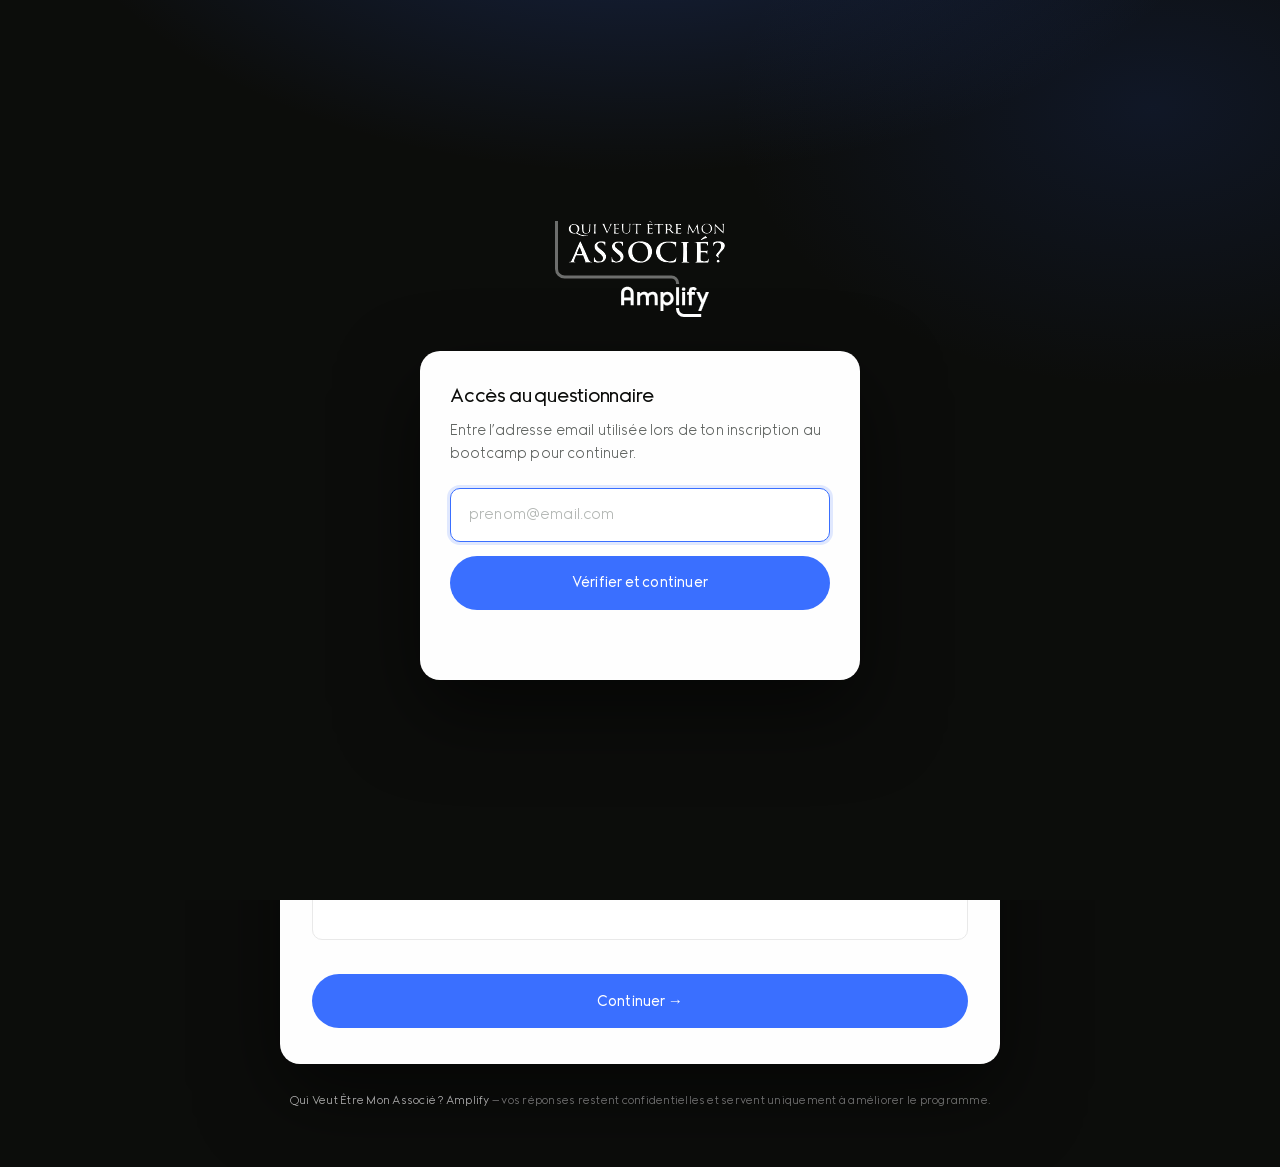
<file: module4.html>
<!DOCTYPE html>
<html lang="fr">
<head>
<meta charset="UTF-8" />
<meta name="viewport" content="width=device-width, initial-scale=1.0" />
<title>Qui Veut Être Mon Associé ? Amplify — Votre avis sur le Module 4</title>
<meta name="theme-color" content="#0c0d0b" />
<meta name="robots" content="noindex, nofollow" />
<link rel="icon" href="/assets/favicon.svg" type="image/svg+xml" />
<link rel="preload" href="/assets/fonts/Slake-Regular.woff2" as="font" type="font/woff2" crossorigin />
<link rel="preload" href="/assets/fonts/Slake-Light.woff2" as="font" type="font/woff2" crossorigin />
<link rel="stylesheet" href="/assets/qvema.css" />
</head>
<body>
<!-- Contrôle d'accès : email d'inscription (table Clients Airtable) -->
<div id="clientGate" class="gate">
  <div class="gate-inner">
    <a class="brand-logo" href="https://quiveutetremonassocie.com" target="_blank" rel="noopener">
      <img src="/assets/logo-qvema-amplify.svg" alt="Qui Veut Être Mon Associé ? Amplify" width="170" height="97" />
    </a>
    <div class="gate-card">
      <h2>Accès au questionnaire</h2>
      <p>Entre l'adresse email utilisée lors de ton inscription au bootcamp pour continuer.</p>
      <input id="clientGateEmail" type="email" autocomplete="email" placeholder="prenom@email.com" />
      <button id="clientGateBtn" type="button" class="btn-primary">Vérifier et continuer</button>
      <div id="clientGateMsg" class="gate-msg"></div>
    </div>
  </div>
</div>
<script>
(function(){
  var gate=document.getElementById('clientGate'),input=document.getElementById('clientGateEmail'),
      btn=document.getElementById('clientGateBtn'),msg=document.getElementById('clientGateMsg'),
      CONTACT='contact@qvemaamplify.com';
  function setMsg(h){ msg.innerHTML=h; }
  function link(){ return '<a href="mailto:'+CONTACT+'">'+CONTACT+'</a>'; }
  function isEmail(v){ return /^[^@\s]+@[^@\s]+\.[^@\s]+$/.test(v); }
  function escapeHtml(s){ var d=document.createElement('div'); d.textContent=(s==null?'':s); return d.innerHTML; }
  function spin(){ return '<span class="ld-spin"></span>'; }
  (function(){ if(document.getElementById('ld-spin-css')) return; var st=document.createElement('style'); st.id='ld-spin-css'; st.textContent=''; document.head.appendChild(st); })();
  function mapPromo(p){ var m=(p||'').match(/(\d+)/); return m?('Promo '+m[1]):''; }
  function applyProfile(j){
    var pn=document.getElementById('prenom'); if(pn && j.prenom){ pn.value=j.prenom; pn.readOnly=true; pn.classList.add('qv-lock'); }
    var nn=document.getElementById('nom'); if(nn && j.nom){ nn.value=j.nom; nn.readOnly=true; nn.classList.add('qv-lock'); }
    var pr=document.getElementById('promo'); if(pr){ var mp=mapPromo(j.promo); if(mp && [].some.call(pr.options,function(o){return o.value===mp;})){ pr.value=mp; pr.disabled=true; pr.classList.add('qv-lock'); } }
    var host=document.querySelector('.card')||document.querySelector('.wrap')||document.body;
    if(host && j.prenom && !document.getElementById('qv-greet')){
      var g=document.createElement('div'); g.className='qv-greet'; g.id='qv-greet'; var pt=mapPromo(j.promo);
      g.innerHTML='👋 Bonjour <b>'+escapeHtml(j.prenom)+'</b>'+(pt?(' <span class="qv-promo">· '+escapeHtml(pt)+'</span>'):'')+' — vos informations sont déjà renseignées, il ne reste que votre retour à partager. Merci 🙏';
      host.insertBefore(g, host.firstChild);
    }
  }
  async function verify(){
    var email=(input.value||'').trim();
    if(!isEmail(email)){ setMsg('Merci d’indiquer une adresse email valide.'); return; }
    btn.disabled=true; var old=btn.innerHTML; btn.innerHTML=spin()+'Vérification…'; msg.innerHTML='';
    // Réessai automatique (jusqu'à 3 fois) : absorbe les erreurs transitoires
    // (démarrage à froid de la fonction, hoquet momentané d'Airtable).
    var j=null, okResp=false;
    for(var attempt=0; attempt<3 && !okResp; attempt++){
      if(attempt>0){ btn.innerHTML=spin()+'Nouvel essai…'; await new Promise(function(res){setTimeout(res,1200);}); }
      try{
        var r=await fetch('/api/check-client',{method:'POST',headers:{'Content-Type':'application/json'},body:JSON.stringify({email:email})});
        j=await r.json().catch(function(){return null;});
        if(r.ok && j && (j.found===true || j.found===false)){ okResp=true; }
      }catch(e){ /* on réessaie */ }
    }
    if(okResp && j.found===true){
      window.__clientEmail=email;
      var f=document.getElementById('email');
      if(f){ f.value=email; f.readOnly=true; f.classList.add('qv-lock'); }
      applyProfile(j);
      gate.style.display='none';
    } else if(okResp && j.found===false){
      btn.disabled=false; btn.innerHTML=old;
      setMsg('Cet email ne correspond à aucune inscription. Utilise l’adresse email de ton inscription, ou écris à '+link()+'.');
    } else {
      btn.disabled=false; btn.innerHTML=old;
      setMsg('Vérification impossible pour le moment. Réessaie dans un instant. Si le problème persiste, écris à '+link()+'.');
    }
  }
  btn.addEventListener('click',verify);
  input.addEventListener('keydown',function(e){ if(e.key==='Enter'){ e.preventDefault(); verify(); } });
  input.focus();
})();
</script>
<div class="wrap">
  <header class="brand">
    <a class="brand-logo" href="https://quiveutetremonassocie.com" target="_blank" rel="noopener">
      <img src="/assets/logo-qvema-amplify.svg" alt="Qui Veut Être Mon Associé ? Amplify" width="190" height="108" />
    </a>
    <div class="kicker">Bootcamp · Module 4</div>
    <h1>Votre avis sur le Module 4</h1>
    <p>Construire ton offre, fixer ton prix et vérifier que ton projet est viable. 2 minutes pour améliorer la suite.</p>
  </header>

  <div class="card">
    <div class="progress" id="progress">
      <div class="pbar"><span id="pbar-fill"></span></div>
      <div class="pstep" id="pstep">Étape 1 / 2</div>
    </div>

    <form id="form" novalidate>
      <!-- ÉTAPE 1 -->
      <div class="step" id="step1">
        <div class="step-head">
          <h2>Vous êtes…</h2>
          <div class="sub">Pour relier votre retour à votre parcours (on ne re-demande pas le reste 🙂).</div>
        </div>

        <div class="field" data-required>
          <label class="q" for="email">Votre email <span class="req">*</span>
            <span class="hint">Le même que celui utilisé pour le Bootcamp.</span>
          </label>
          <input type="email" id="email" name="email" autocomplete="email" placeholder="prenom@email.com" />
          <div class="err">Merci d’indiquer un email valide.</div>
        </div>

        <div class="field" data-required>
          <label class="q" for="promo">Votre promo <span class="req">*</span></label>
          <select id="promo" name="promo">
            <option value="" selected disabled>— Sélectionnez votre promo —</option>
            <option value="Promo 1">Promo 1</option>
            <option value="Promo 2">Promo 2</option>
            <option value="Promo 3">Promo 3</option>
            <option value="Promo 4">Promo 4</option>
            <option value="Promo 5">Promo 5</option>
            <option value="Promo 6">Promo 6</option>
          </select>
          <div class="err">Merci de sélectionner votre promo.</div>
        </div>

        <div class="field" data-required>
          <label class="q" for="prenom">Prénom <span class="req">*</span></label>
          <input type="text" id="prenom" name="prenom" autocomplete="given-name" />
          <div class="err">Merci d’indiquer votre prénom.</div>
        </div>

        <div class="field" data-required>
          <label class="q" for="nom">Nom <span class="req">*</span></label>
          <input type="text" id="nom" name="nom" autocomplete="family-name" />
          <div class="err">Merci d’indiquer votre nom.</div>
        </div>

        <div class="nav">
          <button type="button" class="btn-primary" id="toStep2">Continuer →</button>
        </div>
      </div>

      <!-- ÉTAPE 2 -->
      <div class="step hidden" id="step2">
        <div class="step-head">
          <h2>Votre retour sur le Module 4</h2>
          <div class="sub">Offre & prix, prototype, projection financière, statut juridique et durabilité.</div>
        </div>

        <div class="section-label">Satisfaction</div>

        <div class="field" data-required>
          <label class="q">1. À quel point êtes-vous satisfait·e de ce module (Module 4) ? <span class="req">*</span></label>
          <div class="scale" id="scale-sat"></div>
          <div class="scale-legend"><span>Pas du tout</span><span>Très satisfait·e</span></div>
          <div class="err">Merci de choisir une note.</div>
        </div>

        <div class="field" data-required>
          <label class="q">2. Et globalement, à quel point êtes-vous satisfait·e du Bootcamp QVEMA Amplify jusqu’ici ? <span class="req">*</span></label>
          <div class="scale" id="scale-satbc"></div>
          <div class="scale-legend"><span>Pas du tout</span><span>Très satisfait·e</span></div>
          <div class="err">Merci de choisir une note.</div>
        </div>

        <div class="field" data-required>
          <label class="q">3. Quelle est la probabilité que vous recommandiez le Bootcamp QVEMA Amplify à un·e autre entrepreneur·e ? <span class="req">*</span>
            <span class="hint">0 = pas du tout probable · 10 = extrêmement probable.</span>
          </label>
          <div class="nps" id="nps"></div>
          <div class="err">Merci de choisir une note.</div>
        </div>

        <div class="field" data-required data-allformats>
          <label class="q">4. Comment évaluez-vous les formats de ce module ? <span class="req">*</span>
            <span class="hint">Notez chaque format de 1 à 5.</span>
          </label>
          <div id="formats"></div>
          <div class="err">Merci de noter chaque format.</div>
        </div>

        <div class="field" data-required>
          <label class="q">5. Le niveau / rythme du module vous a-t-il paru adapté ? <span class="req">*</span>
            <span class="hint">C’est le module le plus dense du Bootcamp — votre ressenti compte.</span>
          </label>
          <div class="opts" data-single="pedagogie">
            <label class="opt"><input type="radio" name="pedagogie" value="Tout à fait adapté"><span>Tout à fait adapté</span></label>
            <label class="opt"><input type="radio" name="pedagogie" value="Plutôt adapté"><span>Plutôt adapté</span></label>
            <label class="opt"><input type="radio" name="pedagogie" value="Trop facile / trop lent"><span>Trop facile / trop lent</span></label>
            <label class="opt"><input type="radio" name="pedagogie" value="Trop dense / trop rapide"><span>Trop dense / trop rapide</span></label>
          </div>
          <div class="err">Merci de choisir une réponse.</div>
        </div>

        <div class="section-label">Ce module en pratique</div>

        <div class="field" data-required>
          <label class="q">6. Où en êtes-vous concrètement à l’issue de ce module ? <span class="req">*</span>
            <span class="hint">Plusieurs choix possibles — soyez honnête, c’est sans jugement.</span>
          </label>
          <div class="opts" data-multi="avancement">
            <label class="opt"><input type="checkbox" value="J'ai structuré mon offre en 1 à 3 niveaux"><span>J’ai structuré mon offre en 1 à 3 niveaux</span></label>
            <label class="opt"><input type="checkbox" value="J'ai fixé un prix concret"><span>J’ai fixé un prix concret (pas une fourchette)</span></label>
            <label class="opt"><input type="checkbox" value="J'ai testé mon prix auprès de prospects"><span>J’ai testé mon prix auprès de prospects</span></label>
            <label class="opt"><input type="checkbox" value="J'ai construit un prototype v1 testable"><span>J’ai construit un prototype v1 testable</span></label>
            <label class="opt"><input type="checkbox" value="J'ai fait ma projection financière sur 12 mois"><span>J’ai fait ma projection financière sur 12 mois</span></label>
            <label class="opt"><input type="checkbox" value="Je connais mon point d'équilibre / ce qui reste en poche"><span>Je connais mon point d’équilibre / ce qui reste en poche</span></label>
            <label class="opt"><input type="checkbox" value="J'ai clarifié mon statut juridique"><span>J’ai clarifié mon statut juridique</span></label>
            <label class="opt"><input type="checkbox" value="J'ai formulé mon argument de durabilité"><span>J’ai formulé mon argument de durabilité</span></label>
            <label class="opt"><input type="checkbox" value="Pas encore eu le temps de passer à l'action"><span>Pas encore eu le temps de passer à l’action</span></label>
          </div>
          <div class="err">Merci de cocher au moins une réponse.</div>
        </div>

        <div class="field" data-required>
          <label class="q">7. Qu’est-ce qui vous a le plus aidé·e dans ce module ? <span class="req">*</span>
            <span class="hint">Plusieurs choix possibles.</span>
          </label>
          <div class="opts" data-multi="plus_aide">
            <label class="opt"><input type="checkbox" value="Structurer l'offre en 3 niveaux"><span>Structurer l’offre en 3 niveaux (entrée / principale / premium)</span></label>
            <label class="opt"><input type="checkbox" value="Fixer et tester le prix"><span>Fixer et tester le prix</span></label>
            <label class="opt"><input type="checkbox" value="Formuler la promesse de résultat"><span>Formuler la promesse de résultat</span></label>
            <label class="opt"><input type="checkbox" value="Créer un prototype avec l'IA"><span>Créer un prototype avec l’IA (sans coder)</span></label>
            <label class="opt"><input type="checkbox" value="La projection financière 12 mois / point d'équilibre"><span>La projection financière 12 mois / point d’équilibre</span></label>
            <label class="opt"><input type="checkbox" value="Les 3 leviers (prix, coûts, clients)"><span>Les 3 leviers (prix, coûts, clients)</span></label>
            <label class="opt"><input type="checkbox" value="Comprendre statut juridique / ce qui reste en poche"><span>Comprendre le statut juridique / ce qui reste en poche</span></label>
            <label class="opt"><input type="checkbox" value="L'argument de durabilité comme argument de vente"><span>L’argument de durabilité comme argument de vente</span></label>
          </div>
        </div>

        <div class="field" data-required>
          <label class="q">8. Qu’avez-vous le plus apprécié dans ce module ? <span class="req">*</span>
            <span class="hint">Un cours, un exercice, un déclic…</span>
          </label>
          <textarea name="apprecie" placeholder="Votre réponse…"></textarea>
          <div class="err">Merci de répondre à cette question.</div>
        </div>

        <div class="field" data-required>
          <label class="q">9. Qu’est-ce qui vous a freiné·e, frustré·e ou manqué ? <span class="req">*</span></label>
          <textarea name="frustration" placeholder="Votre réponse…"></textarea>
          <div class="err">Merci de répondre à cette question.</div>
        </div>

        <div class="field" data-required>
          <label class="q">10. Autre chose à partager ? <span class="req">*</span></label>
          <textarea name="autre" placeholder="Tout est le bienvenu…"></textarea>
          <div class="err">Merci de répondre à cette question.</div>
        </div>

        <div class="nav">
          <button type="button" class="btn-ghost" id="backStep1">← Retour</button>
          <button type="submit" class="btn-primary" id="submitBtn">Envoyer mon retour</button>
        </div>
      </div>
    </form>

    <div class="thanks hidden" id="thanks">
      <div class="check"><svg viewBox="0 0 24 24"><path d="M20 6L9 17l-5-5"/></svg></div>
      <h2>Merci pour votre retour ! 🙌</h2>
      <p>Chaque réponse nous aide à affiner les prochains modules du Bootcamp. À très vite pour la suite !</p>
    </div>
  </div>

  <div class="foot"><a href="https://quiveutetremonassocie.com" target="_blank" rel="noopener">Qui Veut Être Mon Associé ? Amplify</a> — vos réponses restent confidentielles et servent uniquement à améliorer le programme.</div>
</div>

<script>
/* ====== CONFIG ====== */
const ENDPOINT_URL = "https://script.google.com/macros/s/AKfycbzVcNiXd0lAOFtyBWOE4vOaZOj0LHJDqO8zJ_yn6B_nRVtA4mTjfHcR9itlnjL-cAyJnA/exec";
const MODULE_NUM = "4"; /* <<< pour dupliquer ce formulaire, changez ce numéro + le titre + les questions spécifiques */

/* ====== Échelles 1 à 5 ====== */
function buildScale(id,name){
  const box=document.getElementById(id);
  for(let i=1;i<=5;i++){const lab=document.createElement('label');lab.innerHTML='<input type="radio" name="'+name+'" value="'+i+'"><span class="dot">'+i+'</span>';box.appendChild(lab);}
}
buildScale('scale-sat','satisfaction');
buildScale('scale-satbc','satisfaction_bootcamp');

/* ====== NPS (0 à 10) ====== */
const npsBox=document.getElementById('nps');
for(let i=0;i<=10;i++){
  const lab=document.createElement('label');
  lab.innerHTML='<input type="radio" name="nps" value="'+i+'"><span class="n">'+i+'</span>';
  npsBox.appendChild(lab);
}
/* ====== Notation par format ====== */
const FORMATS=[
  ["cours","Les cours vidéo"],
  ["exercices","Les exercices guidés"],
  ["live_coachs","Les lives avec les coachs/ambassadeurs"],
  ["live_equipe","Les lives avec l’équipe Amplify"],
  ["qcm","Les QCM"],
  ["circle","La communauté Circle"]
];
const fc=document.getElementById('formats');
FORMATS.forEach(([key,label])=>{
  const row=document.createElement('div');row.className='rating-row';
  let mini='<div class="mini">';
  for(let i=1;i<=5;i++) mini+='<label><input type="radio" name="fmt_'+key+'" value="'+i+'"><span class="d">'+i+'</span></label>';
  mini+='</div>';
  row.innerHTML='<div class="name">'+label+'</div>'+mini;
  fc.appendChild(row);
});

/* ====== Navigation ====== */
const step1=document.getElementById('step1'),step2=document.getElementById('step2');
const pbar=document.getElementById('pbar-fill'),pstep=document.getElementById('pstep');
function showStep(n){
  if(n===1){step1.classList.remove('hidden');step2.classList.add('hidden');pbar.style.width='50%';pstep.textContent='Étape 1 / 2';}
  else{step1.classList.add('hidden');step2.classList.remove('hidden');pbar.style.width='100%';pstep.textContent='Étape 2 / 2';}
  window.scrollTo({top:0,behavior:'smooth'});
}
function fieldFilled(f){
  const checks=f.querySelectorAll('input[type=radio],input[type=checkbox]');
  if(checks.length) return [...checks].some(r=>r.checked);
  const c=f.querySelector('input,select,textarea');
  if(c && c.type==='email') return /^[^@\s]+@[^@\s]+\.[^@\s]+$/.test(c.value.trim());
  return c && c.value.trim()!=='';
}
function validate(step){
  let ok=true,firstBad=null;
  step.querySelectorAll('.field[data-required]').forEach(f=>{
    let filled;
    if(f.hasAttribute('data-allformats')){
      filled=[...f.querySelectorAll('.rating-row')].every(row=>row.querySelector('input:checked'));
    } else {
      filled=fieldFilled(f);
    }
    f.classList.toggle('invalid',!filled);
    if(!filled){ ok=false; if(!firstBad) firstBad=f; }
  });
  if(firstBad) firstBad.scrollIntoView({behavior:'smooth',block:'center'});
  return ok;
}
document.getElementById('toStep2').addEventListener('click',()=>{ if(validate(step1)) showStep(2); });
document.getElementById('backStep1').addEventListener('click',()=>showStep(1));
document.querySelectorAll('.opt input').forEach(inp=>{
  inp.addEventListener('change',()=>{
    if(inp.type==='radio'){ inp.closest('.opts').querySelectorAll('.opt').forEach(o=>o.classList.remove('sel')); }
    inp.closest('.opt').classList.toggle('sel',inp.checked);
  });
});
document.querySelectorAll('input,select,textarea').forEach(el=>{
  el.addEventListener('input',()=>{const f=el.closest('.field');if(f)f.classList.remove('invalid');});
  el.addEventListener('change',()=>{const f=el.closest('.field');if(f)f.classList.remove('invalid');});
});

/* ====== Collecte (clés = intitulés de colonnes) ====== */
function collect(){
  const g=name=>{const el=document.querySelector('[name="'+name+'"]:checked');return el?el.value:'';};
  const multi=key=>{const box=document.querySelector('[data-multi="'+key+'"]');return box?[...box.querySelectorAll('input:checked')].map(i=>i.value).join(' ; '):'';};
  return {
    "Horodatage": new Date().toISOString(),
    "Module": MODULE_NUM,
    "Promo": document.getElementById('promo').value,
    "Email": document.getElementById('email').value.trim(),
    "Prénom": document.getElementById('prenom').value.trim(),
    "Nom": document.getElementById('nom').value.trim(),
    "Satisfaction module (1-5)": g('satisfaction'),
    "Satisfaction Bootcamp (1-5)": g('satisfaction_bootcamp'),
    "Recommandation Bootcamp (0-10)": g('nps'),
    "Niveau / rythme": g('pedagogie'),
    "Note cours vidéo": g('fmt_cours'),
    "Note exercices": g('fmt_exercices'),
    "Note lives coachs/ambassadeurs": g('fmt_live_coachs'),
    "Note lives équipe Amplify": g('fmt_live_equipe'),
    "Note QCM": g('fmt_qcm'),
    "Note communauté Circle": g('fmt_circle'),
    "Avancement Module 4": multi('avancement'),
    "Ce qui a le plus aidé": multi('plus_aide'),
    "Le plus apprécié": document.querySelector('[name=apprecie]').value.trim(),
    "Frustrations / freins": document.querySelector('[name=frustration]').value.trim(),
    "Autre chose à partager": document.querySelector('[name=autre]').value.trim()
  };
}

document.getElementById('form').addEventListener('submit',async e=>{
  e.preventDefault();
  if(!validate(step2)) return;
  const btn=document.getElementById('submitBtn');
  btn.disabled=true; btn.innerHTML='<span class="ld-spin"></span>Envoi en cours…';
  try{
    if(ENDPOINT_URL && ENDPOINT_URL.indexOf('http')===0){
      await fetch(ENDPOINT_URL,{method:'POST',mode:'no-cors',headers:{'Content-Type':'text/plain;charset=utf-8'},body:JSON.stringify(collect())});
    }
    document.getElementById('form').classList.add('hidden');
    document.getElementById('progress').classList.add('hidden');
    document.getElementById('thanks').classList.remove('hidden');
    window.scrollTo({top:0,behavior:'smooth'});
  }catch(err){
    btn.disabled=false; btn.textContent='Envoyer mon retour';
    alert("Un souci est survenu lors de l'envoi. Merci de réessayer dans un instant.");
  }
});
</script>
</body>
</html>
</file>
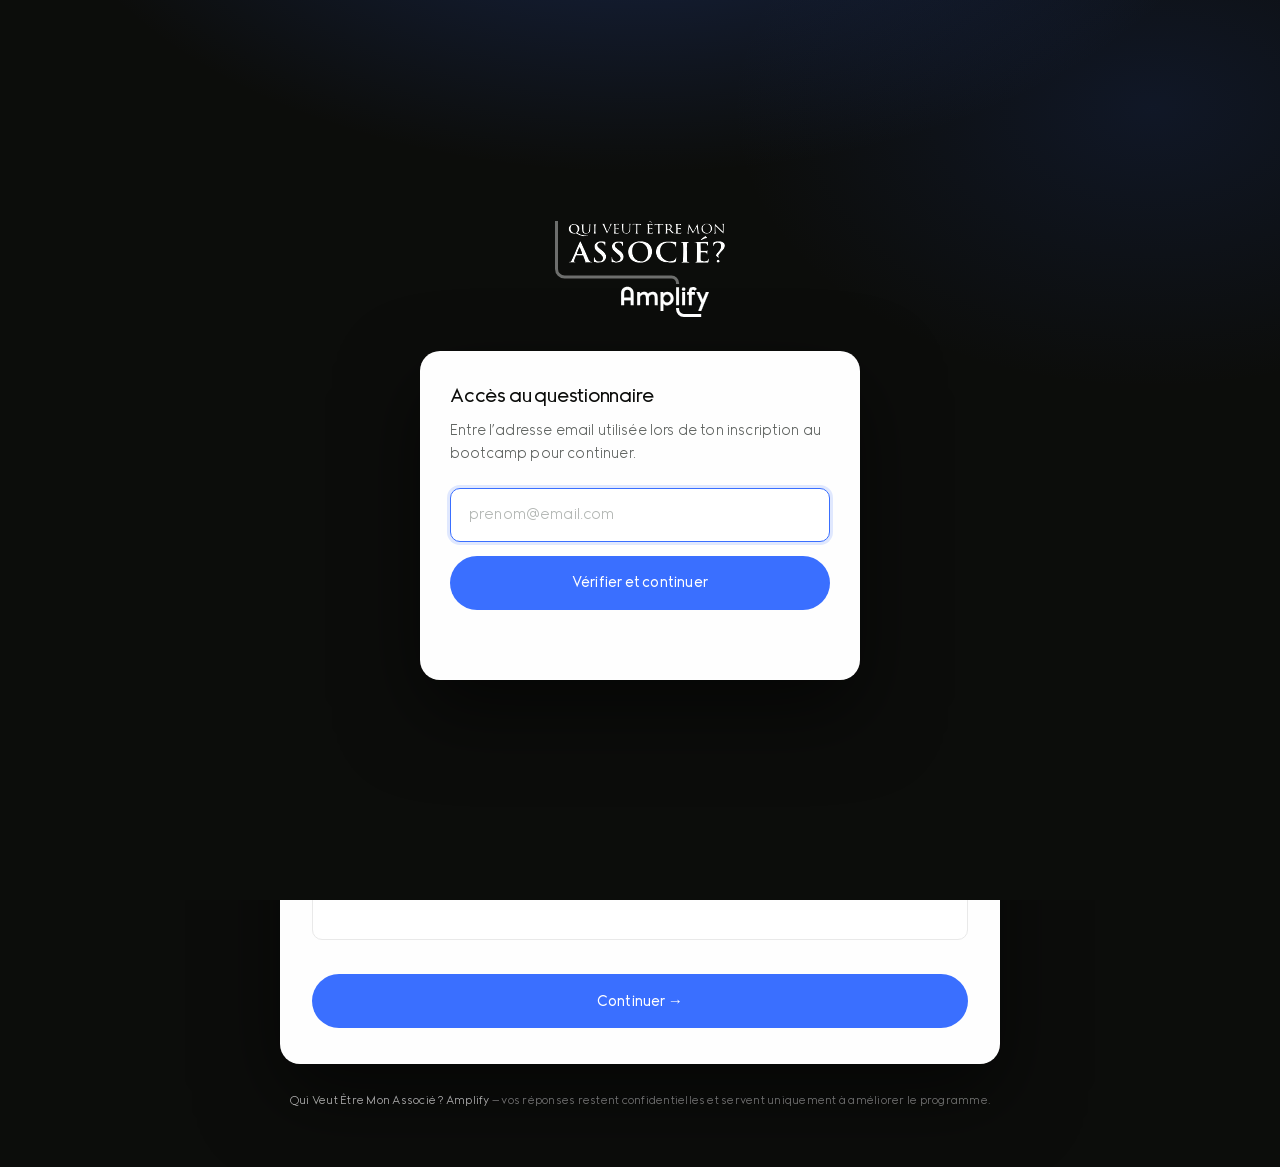
<file: module5.html>
<!DOCTYPE html>
<html lang="fr">
<head>
<meta charset="UTF-8" />
<meta name="viewport" content="width=device-width, initial-scale=1.0" />
<title>Qui Veut Être Mon Associé ? Amplify — Votre avis sur le Module 5</title>
<meta name="theme-color" content="#0c0d0b" />
<meta name="robots" content="noindex, nofollow" />
<link rel="icon" href="/assets/favicon.svg" type="image/svg+xml" />
<link rel="preload" href="/assets/fonts/Slake-Regular.woff2" as="font" type="font/woff2" crossorigin />
<link rel="preload" href="/assets/fonts/Slake-Light.woff2" as="font" type="font/woff2" crossorigin />
<link rel="stylesheet" href="/assets/qvema.css" />
</head>
<body>
<!-- Contrôle d'accès : email d'inscription (table Clients Airtable) -->
<div id="clientGate" class="gate">
  <div class="gate-inner">
    <a class="brand-logo" href="https://quiveutetremonassocie.com" target="_blank" rel="noopener">
      <img src="/assets/logo-qvema-amplify.svg" alt="Qui Veut Être Mon Associé ? Amplify" width="170" height="97" />
    </a>
    <div class="gate-card">
      <h2>Accès au questionnaire</h2>
      <p>Entre l'adresse email utilisée lors de ton inscription au bootcamp pour continuer.</p>
      <input id="clientGateEmail" type="email" autocomplete="email" placeholder="prenom@email.com" />
      <button id="clientGateBtn" type="button" class="btn-primary">Vérifier et continuer</button>
      <div id="clientGateMsg" class="gate-msg"></div>
    </div>
  </div>
</div>
<script>
(function(){
  var gate=document.getElementById('clientGate'),input=document.getElementById('clientGateEmail'),
      btn=document.getElementById('clientGateBtn'),msg=document.getElementById('clientGateMsg'),
      CONTACT='contact@qvemaamplify.com';
  function setMsg(h){ msg.innerHTML=h; }
  function link(){ return '<a href="mailto:'+CONTACT+'">'+CONTACT+'</a>'; }
  function isEmail(v){ return /^[^@\s]+@[^@\s]+\.[^@\s]+$/.test(v); }
  function escapeHtml(s){ var d=document.createElement('div'); d.textContent=(s==null?'':s); return d.innerHTML; }
  function spin(){ return '<span class="ld-spin"></span>'; }
  (function(){ if(document.getElementById('ld-spin-css')) return; var st=document.createElement('style'); st.id='ld-spin-css'; st.textContent=''; document.head.appendChild(st); })();
  function mapPromo(p){ var m=(p||'').match(/(\d+)/); return m?('Promo '+m[1]):''; }
  function applyProfile(j){
    var pn=document.getElementById('prenom'); if(pn && j.prenom){ pn.value=j.prenom; pn.readOnly=true; pn.classList.add('qv-lock'); }
    var nn=document.getElementById('nom'); if(nn && j.nom){ nn.value=j.nom; nn.readOnly=true; nn.classList.add('qv-lock'); }
    var pr=document.getElementById('promo'); if(pr){ var mp=mapPromo(j.promo); if(mp && [].some.call(pr.options,function(o){return o.value===mp;})){ pr.value=mp; pr.disabled=true; pr.classList.add('qv-lock'); } }
    var host=document.querySelector('.card')||document.querySelector('.wrap')||document.body;
    if(host && j.prenom && !document.getElementById('qv-greet')){
      var g=document.createElement('div'); g.className='qv-greet'; g.id='qv-greet'; var pt=mapPromo(j.promo);
      g.innerHTML='👋 Bonjour <b>'+escapeHtml(j.prenom)+'</b>'+(pt?(' <span class="qv-promo">· '+escapeHtml(pt)+'</span>'):'')+' — vos informations sont déjà renseignées, il ne reste que votre retour à partager. Merci 🙏';
      host.insertBefore(g, host.firstChild);
    }
  }
  async function verify(){
    var email=(input.value||'').trim();
    if(!isEmail(email)){ setMsg('Merci d’indiquer une adresse email valide.'); return; }
    btn.disabled=true; var old=btn.innerHTML; btn.innerHTML=spin()+'Vérification…'; msg.innerHTML='';
    // Réessai automatique (jusqu'à 3 fois) : absorbe les erreurs transitoires
    // (démarrage à froid de la fonction, hoquet momentané d'Airtable).
    var j=null, okResp=false;
    for(var attempt=0; attempt<3 && !okResp; attempt++){
      if(attempt>0){ btn.innerHTML=spin()+'Nouvel essai…'; await new Promise(function(res){setTimeout(res,1200);}); }
      try{
        var r=await fetch('/api/check-client',{method:'POST',headers:{'Content-Type':'application/json'},body:JSON.stringify({email:email})});
        j=await r.json().catch(function(){return null;});
        if(r.ok && j && (j.found===true || j.found===false)){ okResp=true; }
      }catch(e){ /* on réessaie */ }
    }
    if(okResp && j.found===true){
      window.__clientEmail=email;
      var f=document.getElementById('email');
      if(f){ f.value=email; f.readOnly=true; f.classList.add('qv-lock'); }
      applyProfile(j);
      gate.style.display='none';
    } else if(okResp && j.found===false){
      btn.disabled=false; btn.innerHTML=old;
      setMsg('Cet email ne correspond à aucune inscription. Utilise l’adresse email de ton inscription, ou écris à '+link()+'.');
    } else {
      btn.disabled=false; btn.innerHTML=old;
      setMsg('Vérification impossible pour le moment. Réessaie dans un instant. Si le problème persiste, écris à '+link()+'.');
    }
  }
  btn.addEventListener('click',verify);
  input.addEventListener('keydown',function(e){ if(e.key==='Enter'){ e.preventDefault(); verify(); } });
  input.focus();
})();
</script>
<div class="wrap">
  <header class="brand">
    <a class="brand-logo" href="https://quiveutetremonassocie.com" target="_blank" rel="noopener">
      <img src="/assets/logo-qvema-amplify.svg" alt="Qui Veut Être Mon Associé ? Amplify" width="190" height="108" />
    </a>
    <div class="kicker">Bootcamp · Module 5</div>
    <h1>Votre avis sur le Module 5</h1>
    <p>Trouver tes premiers clients et décrocher tes premières ventes. 2 minutes pour améliorer la suite.</p>
  </header>

  <div class="card">
    <div class="progress" id="progress">
      <div class="pbar"><span id="pbar-fill"></span></div>
      <div class="pstep" id="pstep">Étape 1 / 2</div>
    </div>

    <form id="form" novalidate>
      <!-- ÉTAPE 1 -->
      <div class="step" id="step1">
        <div class="step-head">
          <h2>Vous êtes…</h2>
          <div class="sub">Pour relier votre retour à votre parcours (on ne re-demande pas le reste 🙂).</div>
        </div>

        <div class="field" data-required>
          <label class="q" for="email">Votre email <span class="req">*</span>
            <span class="hint">Le même que celui utilisé pour le Bootcamp.</span>
          </label>
          <input type="email" id="email" name="email" autocomplete="email" placeholder="prenom@email.com" />
          <div class="err">Merci d’indiquer un email valide.</div>
        </div>

        <div class="field" data-required>
          <label class="q" for="promo">Votre promo <span class="req">*</span></label>
          <select id="promo" name="promo">
            <option value="" selected disabled>— Sélectionnez votre promo —</option>
            <option value="Promo 1">Promo 1</option>
            <option value="Promo 2">Promo 2</option>
            <option value="Promo 3">Promo 3</option>
            <option value="Promo 4">Promo 4</option>
            <option value="Promo 5">Promo 5</option>
            <option value="Promo 6">Promo 6</option>
          </select>
          <div class="err">Merci de sélectionner votre promo.</div>
        </div>

        <div class="field" data-required>
          <label class="q" for="prenom">Prénom <span class="req">*</span></label>
          <input type="text" id="prenom" name="prenom" autocomplete="given-name" />
          <div class="err">Merci d’indiquer votre prénom.</div>
        </div>

        <div class="field" data-required>
          <label class="q" for="nom">Nom <span class="req">*</span></label>
          <input type="text" id="nom" name="nom" autocomplete="family-name" />
          <div class="err">Merci d’indiquer votre nom.</div>
        </div>

        <div class="nav">
          <button type="button" class="btn-primary" id="toStep2">Continuer →</button>
        </div>
      </div>

      <!-- ÉTAPE 2 -->
      <div class="step hidden" id="step2">
        <div class="step-head">
          <h2>Votre retour sur le Module 5</h2>
          <div class="sub">Vente, objections, canal d’acquisition, négociation, relances et facturation.</div>
        </div>

        <div class="section-label">Satisfaction</div>

        <div class="field" data-required>
          <label class="q">1. À quel point êtes-vous satisfait·e de ce module (Module 5) ? <span class="req">*</span></label>
          <div class="scale" id="scale-sat"></div>
          <div class="scale-legend"><span>Pas du tout</span><span>Très satisfait·e</span></div>
          <div class="err">Merci de choisir une note.</div>
        </div>

        <div class="field" data-required>
          <label class="q">2. Et globalement, à quel point êtes-vous satisfait·e du Bootcamp QVEMA Amplify jusqu’ici ? <span class="req">*</span></label>
          <div class="scale" id="scale-satbc"></div>
          <div class="scale-legend"><span>Pas du tout</span><span>Très satisfait·e</span></div>
          <div class="err">Merci de choisir une note.</div>
        </div>

        <div class="field" data-required>
          <label class="q">3. Quelle est la probabilité que vous recommandiez le Bootcamp QVEMA Amplify à un·e autre entrepreneur·e ? <span class="req">*</span>
            <span class="hint">0 = pas du tout probable · 10 = extrêmement probable.</span>
          </label>
          <div class="nps" id="nps"></div>
          <div class="err">Merci de choisir une note.</div>
        </div>

        <div class="field" data-required data-allformats>
          <label class="q">4. Comment évaluez-vous les formats de ce module ? <span class="req">*</span>
            <span class="hint">Notez chaque format de 1 à 5.</span>
          </label>
          <div id="formats"></div>
          <div class="err">Merci de noter chaque format.</div>
        </div>

        <div class="field" data-required>
          <label class="q">5. Le niveau / rythme du module vous a-t-il paru adapté ? <span class="req">*</span>
            <span class="hint">Ce module est très orienté terrain — votre ressenti compte.</span>
          </label>
          <div class="opts" data-single="pedagogie">
            <label class="opt"><input type="radio" name="pedagogie" value="Tout à fait adapté"><span>Tout à fait adapté</span></label>
            <label class="opt"><input type="radio" name="pedagogie" value="Plutôt adapté"><span>Plutôt adapté</span></label>
            <label class="opt"><input type="radio" name="pedagogie" value="Trop facile / trop lent"><span>Trop facile / trop lent</span></label>
            <label class="opt"><input type="radio" name="pedagogie" value="Trop dense / trop rapide"><span>Trop dense / trop rapide</span></label>
          </div>
          <div class="err">Merci de choisir une réponse.</div>
        </div>

        <div class="section-label">Ce module en pratique</div>

        <div class="field" data-required>
          <label class="q">6. Où en êtes-vous concrètement à l’issue de ce module ? <span class="req">*</span>
            <span class="hint">Plusieurs choix possibles — soyez honnête, c’est sans jugement.</span>
          </label>
          <div class="opts" data-multi="avancement">
            <label class="opt"><input type="checkbox" value="J'ai construit mon script de vente"><span>J’ai construit mon script de vente</span></label>
            <label class="opt"><input type="checkbox" value="J'ai fait mes premiers appels / conversations de vente"><span>J’ai fait mes premiers appels / conversations de vente</span></label>
            <label class="opt"><input type="checkbox" value="J'ai envoyé des messages de prospection"><span>J’ai envoyé des messages de prospection</span></label>
            <label class="opt"><input type="checkbox" value="J'ai préparé mes réponses aux 3 objections principales"><span>J’ai préparé mes réponses aux 3 objections principales</span></label>
            <label class="opt"><input type="checkbox" value="J'ai choisi mon canal d'acquisition principal"><span>J’ai choisi mon canal d’acquisition principal</span></label>
            <label class="opt"><input type="checkbox" value="J'ai organisé mon pipeline de prospects"><span>J’ai organisé mon pipeline de prospects (les 5 étapes)</span></label>
            <label class="opt"><input type="checkbox" value="J'ai décroché ma première vente / un engagement ferme"><span>J’ai décroché ma première vente / un engagement ferme</span></label>
            <label class="opt"><input type="checkbox" value="J'ai mis en place ma facturation"><span>J’ai mis en place ma facturation</span></label>
            <label class="opt"><input type="checkbox" value="Pas encore eu le temps de passer à l'action"><span>Pas encore eu le temps de passer à l’action</span></label>
          </div>
          <div class="err">Merci de cocher au moins une réponse.</div>
        </div>

        <div class="field" data-required>
          <label class="q">7. Qu’est-ce qui vous a le plus aidé·e dans ce module ? <span class="req">*</span>
            <span class="hint">Plusieurs choix possibles.</span>
          </label>
          <div class="opts" data-multi="plus_aide">
            <label class="opt"><input type="checkbox" value="La structure d'appel de vente en 5 phases"><span>La structure d’appel de vente en 5 phases</span></label>
            <label class="opt"><input type="checkbox" value="La matrice chaleur / mes 10 premiers contacts"><span>La matrice chaleur / mes 10 premiers contacts</span></label>
            <label class="opt"><input type="checkbox" value="Répondre aux objections"><span>Savoir répondre aux objections</span></label>
            <label class="opt"><input type="checkbox" value="Le closing / conclure la vente"><span>Le closing / conclure la vente</span></label>
            <label class="opt"><input type="checkbox" value="Choisir son canal d'acquisition principal"><span>Choisir son canal d’acquisition principal</span></label>
            <label class="opt"><input type="checkbox" value="Trouver son format gagnant sur le canal"><span>Trouver son « format gagnant » sur le canal</span></label>
            <label class="opt"><input type="checkbox" value="La négociation / défendre son prix"><span>La négociation / défendre son prix</span></label>
            <label class="opt"><input type="checkbox" value="Le suivi commercial et les relances"><span>Le suivi commercial et les relances</span></label>
            <label class="opt"><input type="checkbox" value="La facturation / l'administration des ventes"><span>La facturation / l’administration des ventes</span></label>
          </div>
        </div>

        <div class="field" data-required>
          <label class="q">8. Qu’avez-vous le plus apprécié dans ce module ? <span class="req">*</span>
            <span class="hint">Un cours, un exercice, un déclic…</span>
          </label>
          <textarea name="apprecie" placeholder="Votre réponse…"></textarea>
          <div class="err">Merci de répondre à cette question.</div>
        </div>

        <div class="field" data-required>
          <label class="q">9. Qu’est-ce qui vous a freiné·e, frustré·e ou manqué ? <span class="req">*</span></label>
          <textarea name="frustration" placeholder="Votre réponse…"></textarea>
          <div class="err">Merci de répondre à cette question.</div>
        </div>

        <div class="field" data-required>
          <label class="q">10. Autre chose à partager ? <span class="req">*</span></label>
          <textarea name="autre" placeholder="Tout est le bienvenu…"></textarea>
          <div class="err">Merci de répondre à cette question.</div>
        </div>

        <div class="nav">
          <button type="button" class="btn-ghost" id="backStep1">← Retour</button>
          <button type="submit" class="btn-primary" id="submitBtn">Envoyer mon retour</button>
        </div>
      </div>
    </form>

    <div class="thanks hidden" id="thanks">
      <div class="check"><svg viewBox="0 0 24 24"><path d="M20 6L9 17l-5-5"/></svg></div>
      <h2>Merci pour votre retour ! 🙌</h2>
      <p>Chaque réponse nous aide à affiner les prochains modules du Bootcamp. À très vite pour la suite !</p>
    </div>
  </div>

  <div class="foot"><a href="https://quiveutetremonassocie.com" target="_blank" rel="noopener">Qui Veut Être Mon Associé ? Amplify</a> — vos réponses restent confidentielles et servent uniquement à améliorer le programme.</div>
</div>

<script>
/* ====== CONFIG ====== */
const ENDPOINT_URL = "https://script.google.com/macros/s/AKfycbzVcNiXd0lAOFtyBWOE4vOaZOj0LHJDqO8zJ_yn6B_nRVtA4mTjfHcR9itlnjL-cAyJnA/exec";
const MODULE_NUM = "5"; /* <<< pour dupliquer ce formulaire, changez ce numéro + le titre + les questions spécifiques */

/* ====== Échelles 1 à 5 ====== */
function buildScale(id,name){
  const box=document.getElementById(id);
  for(let i=1;i<=5;i++){const lab=document.createElement('label');lab.innerHTML='<input type="radio" name="'+name+'" value="'+i+'"><span class="dot">'+i+'</span>';box.appendChild(lab);}
}
buildScale('scale-sat','satisfaction');
buildScale('scale-satbc','satisfaction_bootcamp');

/* ====== NPS (0 à 10) ====== */
const npsBox=document.getElementById('nps');
for(let i=0;i<=10;i++){
  const lab=document.createElement('label');
  lab.innerHTML='<input type="radio" name="nps" value="'+i+'"><span class="n">'+i+'</span>';
  npsBox.appendChild(lab);
}
/* ====== Notation par format ====== */
const FORMATS=[
  ["cours","Les cours vidéo"],
  ["exercices","Les exercices guidés"],
  ["live_coachs","Les lives avec les coachs/ambassadeurs"],
  ["live_equipe","Les lives avec l’équipe Amplify"],
  ["qcm","Les QCM"],
  ["circle","La communauté Circle"]
];
const fc=document.getElementById('formats');
FORMATS.forEach(([key,label])=>{
  const row=document.createElement('div');row.className='rating-row';
  let mini='<div class="mini">';
  for(let i=1;i<=5;i++) mini+='<label><input type="radio" name="fmt_'+key+'" value="'+i+'"><span class="d">'+i+'</span></label>';
  mini+='</div>';
  row.innerHTML='<div class="name">'+label+'</div>'+mini;
  fc.appendChild(row);
});

/* ====== Navigation ====== */
const step1=document.getElementById('step1'),step2=document.getElementById('step2');
const pbar=document.getElementById('pbar-fill'),pstep=document.getElementById('pstep');
function showStep(n){
  if(n===1){step1.classList.remove('hidden');step2.classList.add('hidden');pbar.style.width='50%';pstep.textContent='Étape 1 / 2';}
  else{step1.classList.add('hidden');step2.classList.remove('hidden');pbar.style.width='100%';pstep.textContent='Étape 2 / 2';}
  window.scrollTo({top:0,behavior:'smooth'});
}
function fieldFilled(f){
  const checks=f.querySelectorAll('input[type=radio],input[type=checkbox]');
  if(checks.length) return [...checks].some(r=>r.checked);
  const c=f.querySelector('input,select,textarea');
  if(c && c.type==='email') return /^[^@\s]+@[^@\s]+\.[^@\s]+$/.test(c.value.trim());
  return c && c.value.trim()!=='';
}
function validate(step){
  let ok=true,firstBad=null;
  step.querySelectorAll('.field[data-required]').forEach(f=>{
    let filled;
    if(f.hasAttribute('data-allformats')){
      filled=[...f.querySelectorAll('.rating-row')].every(row=>row.querySelector('input:checked'));
    } else {
      filled=fieldFilled(f);
    }
    f.classList.toggle('invalid',!filled);
    if(!filled){ ok=false; if(!firstBad) firstBad=f; }
  });
  if(firstBad) firstBad.scrollIntoView({behavior:'smooth',block:'center'});
  return ok;
}
document.getElementById('toStep2').addEventListener('click',()=>{ if(validate(step1)) showStep(2); });
document.getElementById('backStep1').addEventListener('click',()=>showStep(1));
document.querySelectorAll('.opt input').forEach(inp=>{
  inp.addEventListener('change',()=>{
    if(inp.type==='radio'){ inp.closest('.opts').querySelectorAll('.opt').forEach(o=>o.classList.remove('sel')); }
    inp.closest('.opt').classList.toggle('sel',inp.checked);
  });
});
document.querySelectorAll('input,select,textarea').forEach(el=>{
  el.addEventListener('input',()=>{const f=el.closest('.field');if(f)f.classList.remove('invalid');});
  el.addEventListener('change',()=>{const f=el.closest('.field');if(f)f.classList.remove('invalid');});
});

/* ====== Collecte (clés = intitulés de colonnes) ====== */
function collect(){
  const g=name=>{const el=document.querySelector('[name="'+name+'"]:checked');return el?el.value:'';};
  const multi=key=>{const box=document.querySelector('[data-multi="'+key+'"]');return box?[...box.querySelectorAll('input:checked')].map(i=>i.value).join(' ; '):'';};
  return {
    "Horodatage": new Date().toISOString(),
    "Module": MODULE_NUM,
    "Promo": document.getElementById('promo').value,
    "Email": document.getElementById('email').value.trim(),
    "Prénom": document.getElementById('prenom').value.trim(),
    "Nom": document.getElementById('nom').value.trim(),
    "Satisfaction module (1-5)": g('satisfaction'),
    "Satisfaction Bootcamp (1-5)": g('satisfaction_bootcamp'),
    "Recommandation Bootcamp (0-10)": g('nps'),
    "Niveau / rythme": g('pedagogie'),
    "Note cours vidéo": g('fmt_cours'),
    "Note exercices": g('fmt_exercices'),
    "Note lives coachs/ambassadeurs": g('fmt_live_coachs'),
    "Note lives équipe Amplify": g('fmt_live_equipe'),
    "Note QCM": g('fmt_qcm'),
    "Note communauté Circle": g('fmt_circle'),
    "Avancement Module 5": multi('avancement'),
    "Ce qui a le plus aidé": multi('plus_aide'),
    "Le plus apprécié": document.querySelector('[name=apprecie]').value.trim(),
    "Frustrations / freins": document.querySelector('[name=frustration]').value.trim(),
    "Autre chose à partager": document.querySelector('[name=autre]').value.trim()
  };
}

document.getElementById('form').addEventListener('submit',async e=>{
  e.preventDefault();
  if(!validate(step2)) return;
  const btn=document.getElementById('submitBtn');
  btn.disabled=true; btn.innerHTML='<span class="ld-spin"></span>Envoi en cours…';
  try{
    if(ENDPOINT_URL && ENDPOINT_URL.indexOf('http')===0){
      await fetch(ENDPOINT_URL,{method:'POST',mode:'no-cors',headers:{'Content-Type':'text/plain;charset=utf-8'},body:JSON.stringify(collect())});
    }
    document.getElementById('form').classList.add('hidden');
    document.getElementById('progress').classList.add('hidden');
    document.getElementById('thanks').classList.remove('hidden');
    window.scrollTo({top:0,behavior:'smooth'});
  }catch(err){
    btn.disabled=false; btn.textContent='Envoyer mon retour';
    alert("Un souci est survenu lors de l'envoi. Merci de réessayer dans un instant.");
  }
});
</script>
</body>
</html>
</file>
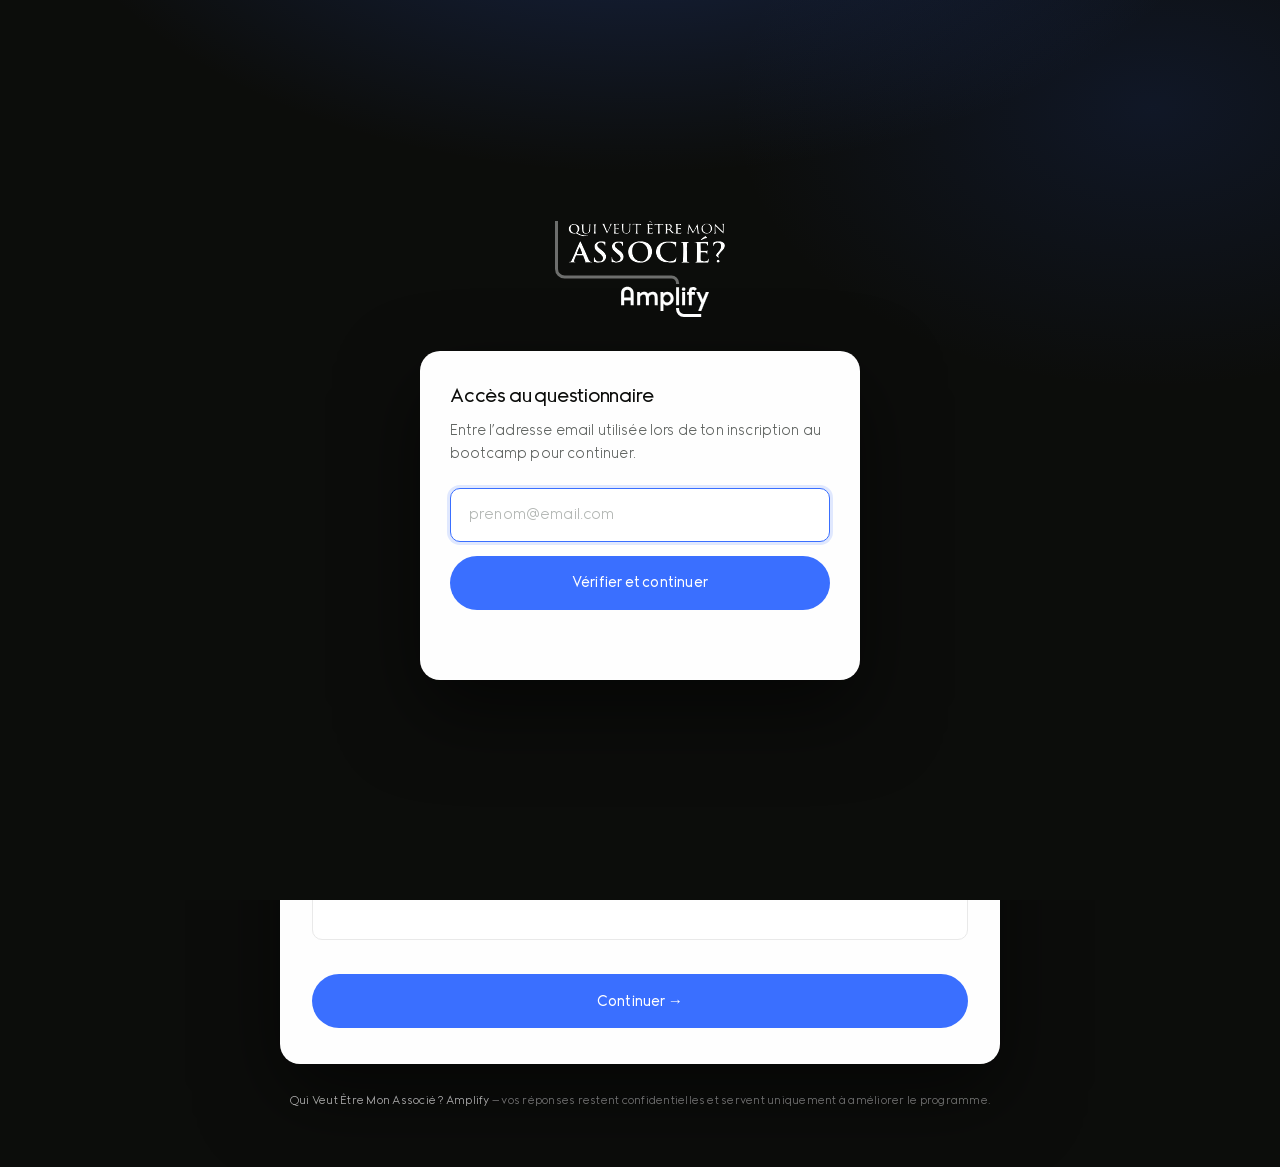
<file: module6.html>
<!DOCTYPE html>
<html lang="fr">
<head>
<meta charset="UTF-8" />
<meta name="viewport" content="width=device-width, initial-scale=1.0" />
<title>Qui Veut Être Mon Associé ? Amplify — Votre avis sur le Module 6</title>
<meta name="theme-color" content="#0c0d0b" />
<meta name="robots" content="noindex, nofollow" />
<link rel="icon" href="/assets/favicon.svg" type="image/svg+xml" />
<link rel="preload" href="/assets/fonts/Slake-Regular.woff2" as="font" type="font/woff2" crossorigin />
<link rel="preload" href="/assets/fonts/Slake-Light.woff2" as="font" type="font/woff2" crossorigin />
<link rel="stylesheet" href="/assets/qvema.css" />
</head>
<body>
<!-- Contrôle d'accès : email d'inscription (table Clients Airtable) -->
<div id="clientGate" class="gate">
  <div class="gate-inner">
    <a class="brand-logo" href="https://quiveutetremonassocie.com" target="_blank" rel="noopener">
      <img src="/assets/logo-qvema-amplify.svg" alt="Qui Veut Être Mon Associé ? Amplify" width="170" height="97" />
    </a>
    <div class="gate-card">
      <h2>Accès au questionnaire</h2>
      <p>Entre l'adresse email utilisée lors de ton inscription au bootcamp pour continuer.</p>
      <input id="clientGateEmail" type="email" autocomplete="email" placeholder="prenom@email.com" />
      <button id="clientGateBtn" type="button" class="btn-primary">Vérifier et continuer</button>
      <div id="clientGateMsg" class="gate-msg"></div>
    </div>
  </div>
</div>
<script>
(function(){
  var gate=document.getElementById('clientGate'),input=document.getElementById('clientGateEmail'),
      btn=document.getElementById('clientGateBtn'),msg=document.getElementById('clientGateMsg'),
      CONTACT='contact@qvemaamplify.com';
  function setMsg(h){ msg.innerHTML=h; }
  function link(){ return '<a href="mailto:'+CONTACT+'">'+CONTACT+'</a>'; }
  function isEmail(v){ return /^[^@\s]+@[^@\s]+\.[^@\s]+$/.test(v); }
  function escapeHtml(s){ var d=document.createElement('div'); d.textContent=(s==null?'':s); return d.innerHTML; }
  function spin(){ return '<span class="ld-spin"></span>'; }
  (function(){ if(document.getElementById('ld-spin-css')) return; var st=document.createElement('style'); st.id='ld-spin-css'; st.textContent=''; document.head.appendChild(st); })();
  function mapPromo(p){ var m=(p||'').match(/(\d+)/); return m?('Promo '+m[1]):''; }
  function applyProfile(j){
    var pn=document.getElementById('prenom'); if(pn && j.prenom){ pn.value=j.prenom; pn.readOnly=true; pn.classList.add('qv-lock'); }
    var nn=document.getElementById('nom'); if(nn && j.nom){ nn.value=j.nom; nn.readOnly=true; nn.classList.add('qv-lock'); }
    var pr=document.getElementById('promo'); if(pr){ var mp=mapPromo(j.promo); if(mp && [].some.call(pr.options,function(o){return o.value===mp;})){ pr.value=mp; pr.disabled=true; pr.classList.add('qv-lock'); } }
    var host=document.querySelector('.card')||document.querySelector('.wrap')||document.body;
    if(host && j.prenom && !document.getElementById('qv-greet')){
      var g=document.createElement('div'); g.className='qv-greet'; g.id='qv-greet'; var pt=mapPromo(j.promo);
      g.innerHTML='👋 Bonjour <b>'+escapeHtml(j.prenom)+'</b>'+(pt?(' <span class="qv-promo">· '+escapeHtml(pt)+'</span>'):'')+' — vos informations sont déjà renseignées, il ne reste que votre retour à partager. Merci 🙏';
      host.insertBefore(g, host.firstChild);
    }
  }
  async function verify(){
    var email=(input.value||'').trim();
    if(!isEmail(email)){ setMsg('Merci d’indiquer une adresse email valide.'); return; }
    btn.disabled=true; var old=btn.innerHTML; btn.innerHTML=spin()+'Vérification…'; msg.innerHTML='';
    // Réessai automatique (jusqu'à 3 fois) : absorbe les erreurs transitoires
    // (démarrage à froid de la fonction, hoquet momentané d'Airtable).
    var j=null, okResp=false;
    for(var attempt=0; attempt<3 && !okResp; attempt++){
      if(attempt>0){ btn.innerHTML=spin()+'Nouvel essai…'; await new Promise(function(res){setTimeout(res,1200);}); }
      try{
        var r=await fetch('/api/check-client',{method:'POST',headers:{'Content-Type':'application/json'},body:JSON.stringify({email:email})});
        j=await r.json().catch(function(){return null;});
        if(r.ok && j && (j.found===true || j.found===false)){ okResp=true; }
      }catch(e){ /* on réessaie */ }
    }
    if(okResp && j.found===true){
      window.__clientEmail=email;
      var f=document.getElementById('email');
      if(f){ f.value=email; f.readOnly=true; f.classList.add('qv-lock'); }
      applyProfile(j);
      gate.style.display='none';
    } else if(okResp && j.found===false){
      btn.disabled=false; btn.innerHTML=old;
      setMsg('Cet email ne correspond à aucune inscription. Utilise l’adresse email de ton inscription, ou écris à '+link()+'.');
    } else {
      btn.disabled=false; btn.innerHTML=old;
      setMsg('Vérification impossible pour le moment. Réessaie dans un instant. Si le problème persiste, écris à '+link()+'.');
    }
  }
  btn.addEventListener('click',verify);
  input.addEventListener('keydown',function(e){ if(e.key==='Enter'){ e.preventDefault(); verify(); } });
  input.focus();
})();
</script>
<div class="wrap">
  <header class="brand">
    <a class="brand-logo" href="https://quiveutetremonassocie.com" target="_blank" rel="noopener">
      <img src="/assets/logo-qvema-amplify.svg" alt="Qui Veut Être Mon Associé ? Amplify" width="190" height="108" />
    </a>
    <div class="kicker">Bootcamp · Module 6</div>
    <h1>Votre avis sur le Module 6</h1>
    <p>Structurer ton projet, rédiger ton business plan et comprendre tes options de financement. 2 minutes pour améliorer la suite.</p>
  </header>

  <div class="card">
    <div class="progress" id="progress">
      <div class="pbar"><span id="pbar-fill"></span></div>
      <div class="pstep" id="pstep">Étape 1 / 2</div>
    </div>

    <form id="form" novalidate>
      <!-- ÉTAPE 1 -->
      <div class="step" id="step1">
        <div class="step-head">
          <h2>Vous êtes…</h2>
          <div class="sub">Pour relier votre retour à votre parcours (on ne re-demande pas le reste 🙂).</div>
        </div>

        <div class="field" data-required>
          <label class="q" for="email">Votre email <span class="req">*</span>
            <span class="hint">Le même que celui utilisé pour le Bootcamp.</span>
          </label>
          <input type="email" id="email" name="email" autocomplete="email" placeholder="prenom@email.com" />
          <div class="err">Merci d’indiquer un email valide.</div>
        </div>

        <div class="field" data-required>
          <label class="q" for="promo">Votre promo <span class="req">*</span></label>
          <select id="promo" name="promo">
            <option value="" selected disabled>— Sélectionnez votre promo —</option>
            <option value="Promo 1">Promo 1</option>
            <option value="Promo 2">Promo 2</option>
            <option value="Promo 3">Promo 3</option>
            <option value="Promo 4">Promo 4</option>
            <option value="Promo 5">Promo 5</option>
            <option value="Promo 6">Promo 6</option>
          </select>
          <div class="err">Merci de sélectionner votre promo.</div>
        </div>

        <div class="field" data-required>
          <label class="q" for="prenom">Prénom <span class="req">*</span></label>
          <input type="text" id="prenom" name="prenom" autocomplete="given-name" />
          <div class="err">Merci d’indiquer votre prénom.</div>
        </div>

        <div class="field" data-required>
          <label class="q" for="nom">Nom <span class="req">*</span></label>
          <input type="text" id="nom" name="nom" autocomplete="family-name" />
          <div class="err">Merci d’indiquer votre nom.</div>
        </div>

        <div class="nav">
          <button type="button" class="btn-primary" id="toStep2">Continuer →</button>
        </div>
      </div>

      <!-- ÉTAPE 2 -->
      <div class="step hidden" id="step2">
        <div class="step-head">
          <h2>Votre retour sur le Module 6</h2>
          <div class="sub">Business plan, projections financières, options de financement et pacte d’actionnaires.</div>
        </div>

        <div class="section-label">Satisfaction</div>

        <div class="field" data-required>
          <label class="q">1. À quel point êtes-vous satisfait·e de ce module (Module 6) ? <span class="req">*</span></label>
          <div class="scale" id="scale-sat"></div>
          <div class="scale-legend"><span>Pas du tout</span><span>Très satisfait·e</span></div>
          <div class="err">Merci de choisir une note.</div>
        </div>

        <div class="field" data-required>
          <label class="q">2. Et globalement, à quel point êtes-vous satisfait·e du Bootcamp QVEMA Amplify jusqu’ici ? <span class="req">*</span></label>
          <div class="scale" id="scale-satbc"></div>
          <div class="scale-legend"><span>Pas du tout</span><span>Très satisfait·e</span></div>
          <div class="err">Merci de choisir une note.</div>
        </div>

        <div class="field" data-required>
          <label class="q">3. Quelle est la probabilité que vous recommandiez le Bootcamp QVEMA Amplify à un·e autre entrepreneur·e ? <span class="req">*</span>
            <span class="hint">0 = pas du tout probable · 10 = extrêmement probable.</span>
          </label>
          <div class="nps" id="nps"></div>
          <div class="err">Merci de choisir une note.</div>
        </div>

        <div class="field" data-required data-allformats>
          <label class="q">4. Comment évaluez-vous les formats de ce module ? <span class="req">*</span>
            <span class="hint">Notez chaque format de 1 à 5.</span>
          </label>
          <div id="formats"></div>
          <div class="err">Merci de noter chaque format.</div>
        </div>

        <div class="field" data-required>
          <label class="q">5. Le niveau / rythme du module vous a-t-il paru adapté ? <span class="req">*</span>
            <span class="hint">Ce module est plus technique (finance, juridique) — votre ressenti compte.</span>
          </label>
          <div class="opts" data-single="pedagogie">
            <label class="opt"><input type="radio" name="pedagogie" value="Tout à fait adapté"><span>Tout à fait adapté</span></label>
            <label class="opt"><input type="radio" name="pedagogie" value="Plutôt adapté"><span>Plutôt adapté</span></label>
            <label class="opt"><input type="radio" name="pedagogie" value="Trop facile / trop lent"><span>Trop facile / trop lent</span></label>
            <label class="opt"><input type="radio" name="pedagogie" value="Trop dense / trop rapide"><span>Trop dense / trop rapide</span></label>
          </div>
          <div class="err">Merci de choisir une réponse.</div>
        </div>

        <div class="section-label">Ce module en pratique</div>

        <div class="field" data-required>
          <label class="q">6. Où en êtes-vous concrètement à l’issue de ce module ? <span class="req">*</span>
            <span class="hint">Plusieurs choix possibles — soyez honnête, c’est sans jugement.</span>
          </label>
          <div class="opts" data-multi="avancement">
            <label class="opt"><input type="checkbox" value="J'ai rédigé le squelette de mon business plan"><span>J’ai rédigé le squelette de mon business plan</span></label>
            <label class="opt"><input type="checkbox" value="J'ai construit mes projections financières"><span>J’ai construit mes projections financières (méthode bottom-up)</span></label>
            <label class="opt"><input type="checkbox" value="J'ai identifié mon point d'équilibre et mon hypothèse principale"><span>J’ai identifié mon point d’équilibre et mon hypothèse principale</span></label>
            <label class="opt"><input type="checkbox" value="J'ai audité mon BP contre les 5 erreurs"><span>J’ai audité mon BP contre les 5 erreurs</span></label>
            <label class="opt"><input type="checkbox" value="J'ai fait relire mon business plan"><span>J’ai fait relire mon business plan par quelqu’un</span></label>
            <label class="opt"><input type="checkbox" value="J'ai fait mon diagnostic financement (lever ou non)"><span>J’ai fait mon diagnostic financement (lever des fonds ou non)</span></label>
            <label class="opt"><input type="checkbox" value="J'ai identifié mes 3 sources de financement pertinentes"><span>J’ai identifié mes 3 sources de financement pertinentes</span></label>
            <label class="opt"><input type="checkbox" value="J'ai clarifié mes clauses de pacte / je suis solo et pas concerné"><span>J’ai clarifié mes clauses de pacte (ou je suis solo, non concerné)</span></label>
            <label class="opt"><input type="checkbox" value="Pas encore eu le temps de passer à l'action"><span>Pas encore eu le temps de passer à l’action</span></label>
          </div>
          <div class="err">Merci de cocher au moins une réponse.</div>
        </div>

        <div class="field" data-required>
          <label class="q">7. Qu’est-ce qui vous a le plus aidé·e dans ce module ? <span class="req">*</span>
            <span class="hint">Plusieurs choix possibles.</span>
          </label>
          <div class="opts" data-multi="plus_aide">
            <label class="opt"><input type="checkbox" value="Comprendre à quoi sert vraiment un business plan"><span>Comprendre à quoi sert vraiment un business plan</span></label>
            <label class="opt"><input type="checkbox" value="Les 10 sections qui structurent le BP"><span>Les 10 sections qui structurent le BP</span></label>
            <label class="opt"><input type="checkbox" value="La méthode bottom-up pour les projections"><span>La méthode bottom-up pour les projections financières</span></label>
            <label class="opt"><input type="checkbox" value="Les 5 erreurs qui tuent un business plan"><span>Les 5 erreurs qui tuent un business plan</span></label>
            <label class="opt"><input type="checkbox" value="Le test décisif : lever des fonds ou non"><span>Le test décisif : lever des fonds ou non</span></label>
            <label class="opt"><input type="checkbox" value="La cartographie des sources de financement"><span>La cartographie des sources de financement</span></label>
            <label class="opt"><input type="checkbox" value="L'arbre de décision financement"><span>L’arbre de décision financement</span></label>
            <label class="opt"><input type="checkbox" value="Comprendre le pacte d'actionnaires et ses clauses"><span>Comprendre le pacte d’actionnaires et ses clauses</span></label>
            <label class="opt"><input type="checkbox" value="Les études de cas sans pacte vs avec pacte"><span>Les études de cas (sans pacte vs avec pacte)</span></label>
          </div>
        </div>

        <div class="field" data-required>
          <label class="q">8. Qu’avez-vous le plus apprécié dans ce module ? <span class="req">*</span>
            <span class="hint">Un cours, un exercice, un déclic…</span>
          </label>
          <textarea name="apprecie" placeholder="Votre réponse…"></textarea>
          <div class="err">Merci de répondre à cette question.</div>
        </div>

        <div class="field" data-required>
          <label class="q">9. Qu’est-ce qui vous a freiné·e, frustré·e ou manqué ? <span class="req">*</span>
            <span class="hint">La partie finance ou juridique vous a semblé trop dense ? Dites-le nous.</span>
          </label>
          <textarea name="frustration" placeholder="Votre réponse…"></textarea>
          <div class="err">Merci de répondre à cette question.</div>
        </div>

        <div class="field" data-required>
          <label class="q">10. Autre chose à partager ? <span class="req">*</span></label>
          <textarea name="autre" placeholder="Tout est le bienvenu…"></textarea>
          <div class="err">Merci de répondre à cette question.</div>
        </div>

        <div class="nav">
          <button type="button" class="btn-ghost" id="backStep1">← Retour</button>
          <button type="submit" class="btn-primary" id="submitBtn">Envoyer mon retour</button>
        </div>
      </div>
    </form>

    <div class="thanks hidden" id="thanks">
      <div class="check"><svg viewBox="0 0 24 24"><path d="M20 6L9 17l-5-5"/></svg></div>
      <h2>Merci pour votre retour ! 🙌</h2>
      <p>Chaque réponse nous aide à affiner les prochains modules du Bootcamp. À très vite pour la suite !</p>
    </div>
  </div>

  <div class="foot"><a href="https://quiveutetremonassocie.com" target="_blank" rel="noopener">Qui Veut Être Mon Associé ? Amplify</a> — vos réponses restent confidentielles et servent uniquement à améliorer le programme.</div>
</div>

<script>
/* ====== CONFIG ====== */
const ENDPOINT_URL = "https://script.google.com/macros/s/AKfycbzVcNiXd0lAOFtyBWOE4vOaZOj0LHJDqO8zJ_yn6B_nRVtA4mTjfHcR9itlnjL-cAyJnA/exec";
const MODULE_NUM = "6"; /* <<< pour dupliquer ce formulaire, changez ce numéro + le titre + les questions spécifiques */

/* ====== Échelles 1 à 5 ====== */
function buildScale(id,name){
  const box=document.getElementById(id);
  for(let i=1;i<=5;i++){const lab=document.createElement('label');lab.innerHTML='<input type="radio" name="'+name+'" value="'+i+'"><span class="dot">'+i+'</span>';box.appendChild(lab);}
}
buildScale('scale-sat','satisfaction');
buildScale('scale-satbc','satisfaction_bootcamp');

/* ====== NPS (0 à 10) ====== */
const npsBox=document.getElementById('nps');
for(let i=0;i<=10;i++){
  const lab=document.createElement('label');
  lab.innerHTML='<input type="radio" name="nps" value="'+i+'"><span class="n">'+i+'</span>';
  npsBox.appendChild(lab);
}
/* ====== Notation par format ====== */
const FORMATS=[
  ["cours","Les cours vidéo"],
  ["exercices","Les exercices guidés"],
  ["live_coachs","Les lives avec les coachs/ambassadeurs"],
  ["live_equipe","Les lives avec l’équipe Amplify"],
  ["qcm","Les QCM"],
  ["circle","La communauté Circle"]
];
const fc=document.getElementById('formats');
FORMATS.forEach(([key,label])=>{
  const row=document.createElement('div');row.className='rating-row';
  let mini='<div class="mini">';
  for(let i=1;i<=5;i++) mini+='<label><input type="radio" name="fmt_'+key+'" value="'+i+'"><span class="d">'+i+'</span></label>';
  mini+='</div>';
  row.innerHTML='<div class="name">'+label+'</div>'+mini;
  fc.appendChild(row);
});

/* ====== Navigation ====== */
const step1=document.getElementById('step1'),step2=document.getElementById('step2');
const pbar=document.getElementById('pbar-fill'),pstep=document.getElementById('pstep');
function showStep(n){
  if(n===1){step1.classList.remove('hidden');step2.classList.add('hidden');pbar.style.width='50%';pstep.textContent='Étape 1 / 2';}
  else{step1.classList.add('hidden');step2.classList.remove('hidden');pbar.style.width='100%';pstep.textContent='Étape 2 / 2';}
  window.scrollTo({top:0,behavior:'smooth'});
}
function fieldFilled(f){
  const checks=f.querySelectorAll('input[type=radio],input[type=checkbox]');
  if(checks.length) return [...checks].some(r=>r.checked);
  const c=f.querySelector('input,select,textarea');
  if(c && c.type==='email') return /^[^@\s]+@[^@\s]+\.[^@\s]+$/.test(c.value.trim());
  return c && c.value.trim()!=='';
}
function validate(step){
  let ok=true,firstBad=null;
  step.querySelectorAll('.field[data-required]').forEach(f=>{
    let filled;
    if(f.hasAttribute('data-allformats')){
      filled=[...f.querySelectorAll('.rating-row')].every(row=>row.querySelector('input:checked'));
    } else {
      filled=fieldFilled(f);
    }
    f.classList.toggle('invalid',!filled);
    if(!filled){ ok=false; if(!firstBad) firstBad=f; }
  });
  if(firstBad) firstBad.scrollIntoView({behavior:'smooth',block:'center'});
  return ok;
}
document.getElementById('toStep2').addEventListener('click',()=>{ if(validate(step1)) showStep(2); });
document.getElementById('backStep1').addEventListener('click',()=>showStep(1));
document.querySelectorAll('.opt input').forEach(inp=>{
  inp.addEventListener('change',()=>{
    if(inp.type==='radio'){ inp.closest('.opts').querySelectorAll('.opt').forEach(o=>o.classList.remove('sel')); }
    inp.closest('.opt').classList.toggle('sel',inp.checked);
  });
});
document.querySelectorAll('input,select,textarea').forEach(el=>{
  el.addEventListener('input',()=>{const f=el.closest('.field');if(f)f.classList.remove('invalid');});
  el.addEventListener('change',()=>{const f=el.closest('.field');if(f)f.classList.remove('invalid');});
});

/* ====== Collecte (clés = intitulés de colonnes) ====== */
function collect(){
  const g=name=>{const el=document.querySelector('[name="'+name+'"]:checked');return el?el.value:'';};
  const multi=key=>{const box=document.querySelector('[data-multi="'+key+'"]');return box?[...box.querySelectorAll('input:checked')].map(i=>i.value).join(' ; '):'';};
  return {
    "Horodatage": new Date().toISOString(),
    "Module": MODULE_NUM,
    "Promo": document.getElementById('promo').value,
    "Email": document.getElementById('email').value.trim(),
    "Prénom": document.getElementById('prenom').value.trim(),
    "Nom": document.getElementById('nom').value.trim(),
    "Satisfaction module (1-5)": g('satisfaction'),
    "Satisfaction Bootcamp (1-5)": g('satisfaction_bootcamp'),
    "Recommandation Bootcamp (0-10)": g('nps'),
    "Niveau / rythme": g('pedagogie'),
    "Note cours vidéo": g('fmt_cours'),
    "Note exercices": g('fmt_exercices'),
    "Note lives coachs/ambassadeurs": g('fmt_live_coachs'),
    "Note lives équipe Amplify": g('fmt_live_equipe'),
    "Note QCM": g('fmt_qcm'),
    "Note communauté Circle": g('fmt_circle'),
    "Avancement Module 6": multi('avancement'),
    "Ce qui a le plus aidé": multi('plus_aide'),
    "Le plus apprécié": document.querySelector('[name=apprecie]').value.trim(),
    "Frustrations / freins": document.querySelector('[name=frustration]').value.trim(),
    "Autre chose à partager": document.querySelector('[name=autre]').value.trim()
  };
}

document.getElementById('form').addEventListener('submit',async e=>{
  e.preventDefault();
  if(!validate(step2)) return;
  const btn=document.getElementById('submitBtn');
  btn.disabled=true; btn.innerHTML='<span class="ld-spin"></span>Envoi en cours…';
  try{
    if(ENDPOINT_URL && ENDPOINT_URL.indexOf('http')===0){
      await fetch(ENDPOINT_URL,{method:'POST',mode:'no-cors',headers:{'Content-Type':'text/plain;charset=utf-8'},body:JSON.stringify(collect())});
    }
    document.getElementById('form').classList.add('hidden');
    document.getElementById('progress').classList.add('hidden');
    document.getElementById('thanks').classList.remove('hidden');
    window.scrollTo({top:0,behavior:'smooth'});
  }catch(err){
    btn.disabled=false; btn.textContent='Envoyer mon retour';
    alert("Un souci est survenu lors de l'envoi. Merci de réessayer dans un instant.");
  }
});
</script>
</body>
</html>
</file>
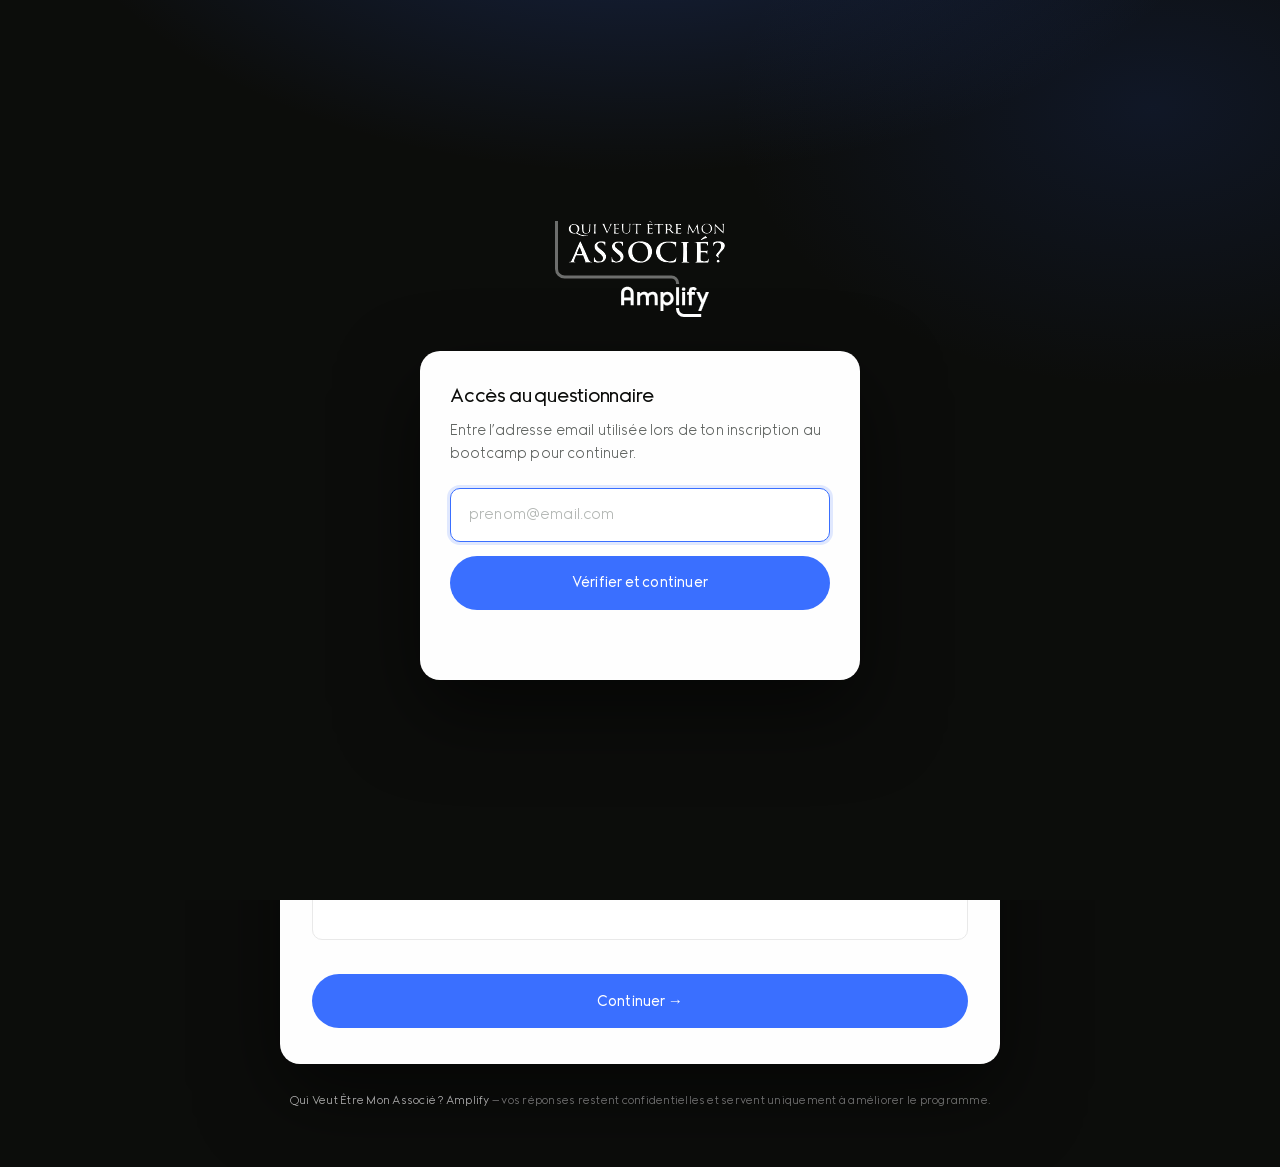
<file: module7.html>
<!DOCTYPE html>
<html lang="fr">
<head>
<meta charset="UTF-8" />
<meta name="viewport" content="width=device-width, initial-scale=1.0" />
<title>Qui Veut Être Mon Associé ? Amplify — Votre avis sur le Module 7</title>
<meta name="theme-color" content="#0c0d0b" />
<meta name="robots" content="noindex, nofollow" />
<link rel="icon" href="/assets/favicon.svg" type="image/svg+xml" />
<link rel="preload" href="/assets/fonts/Slake-Regular.woff2" as="font" type="font/woff2" crossorigin />
<link rel="preload" href="/assets/fonts/Slake-Light.woff2" as="font" type="font/woff2" crossorigin />
<link rel="stylesheet" href="/assets/qvema.css" />
</head>
<body>
<!-- Contrôle d'accès : email d'inscription (table Clients Airtable) -->
<div id="clientGate" class="gate">
  <div class="gate-inner">
    <a class="brand-logo" href="https://quiveutetremonassocie.com" target="_blank" rel="noopener">
      <img src="/assets/logo-qvema-amplify.svg" alt="Qui Veut Être Mon Associé ? Amplify" width="170" height="97" />
    </a>
    <div class="gate-card">
      <h2>Accès au questionnaire</h2>
      <p>Entre l'adresse email utilisée lors de ton inscription au bootcamp pour continuer.</p>
      <input id="clientGateEmail" type="email" autocomplete="email" placeholder="prenom@email.com" />
      <button id="clientGateBtn" type="button" class="btn-primary">Vérifier et continuer</button>
      <div id="clientGateMsg" class="gate-msg"></div>
    </div>
  </div>
</div>
<script>
(function(){
  var gate=document.getElementById('clientGate'),input=document.getElementById('clientGateEmail'),
      btn=document.getElementById('clientGateBtn'),msg=document.getElementById('clientGateMsg'),
      CONTACT='contact@qvemaamplify.com';
  function setMsg(h){ msg.innerHTML=h; }
  function link(){ return '<a href="mailto:'+CONTACT+'">'+CONTACT+'</a>'; }
  function isEmail(v){ return /^[^@\s]+@[^@\s]+\.[^@\s]+$/.test(v); }
  function escapeHtml(s){ var d=document.createElement('div'); d.textContent=(s==null?'':s); return d.innerHTML; }
  function spin(){ return '<span class="ld-spin"></span>'; }
  (function(){ if(document.getElementById('ld-spin-css')) return; var st=document.createElement('style'); st.id='ld-spin-css'; st.textContent=''; document.head.appendChild(st); })();
  function mapPromo(p){ var m=(p||'').match(/(\d+)/); return m?('Promo '+m[1]):''; }
  function applyProfile(j){
    var pn=document.getElementById('prenom'); if(pn && j.prenom){ pn.value=j.prenom; pn.readOnly=true; pn.classList.add('qv-lock'); }
    var nn=document.getElementById('nom'); if(nn && j.nom){ nn.value=j.nom; nn.readOnly=true; nn.classList.add('qv-lock'); }
    var pr=document.getElementById('promo'); if(pr){ var mp=mapPromo(j.promo); if(mp && [].some.call(pr.options,function(o){return o.value===mp;})){ pr.value=mp; pr.disabled=true; pr.classList.add('qv-lock'); } }
    var host=document.querySelector('.card')||document.querySelector('.wrap')||document.body;
    if(host && j.prenom && !document.getElementById('qv-greet')){
      var g=document.createElement('div'); g.className='qv-greet'; g.id='qv-greet'; var pt=mapPromo(j.promo);
      g.innerHTML='👋 Bonjour <b>'+escapeHtml(j.prenom)+'</b>'+(pt?(' <span class="qv-promo">· '+escapeHtml(pt)+'</span>'):'')+' — vos informations sont déjà renseignées, il ne reste que votre retour à partager. Merci 🙏';
      host.insertBefore(g, host.firstChild);
    }
  }
  async function verify(){
    var email=(input.value||'').trim();
    if(!isEmail(email)){ setMsg('Merci d’indiquer une adresse email valide.'); return; }
    btn.disabled=true; var old=btn.innerHTML; btn.innerHTML=spin()+'Vérification…'; msg.innerHTML='';
    // Réessai automatique (jusqu'à 3 fois) : absorbe les erreurs transitoires
    // (démarrage à froid de la fonction, hoquet momentané d'Airtable).
    var j=null, okResp=false;
    for(var attempt=0; attempt<3 && !okResp; attempt++){
      if(attempt>0){ btn.innerHTML=spin()+'Nouvel essai…'; await new Promise(function(res){setTimeout(res,1200);}); }
      try{
        var r=await fetch('/api/check-client',{method:'POST',headers:{'Content-Type':'application/json'},body:JSON.stringify({email:email})});
        j=await r.json().catch(function(){return null;});
        if(r.ok && j && (j.found===true || j.found===false)){ okResp=true; }
      }catch(e){ /* on réessaie */ }
    }
    if(okResp && j.found===true){
      window.__clientEmail=email;
      var f=document.getElementById('email');
      if(f){ f.value=email; f.readOnly=true; f.classList.add('qv-lock'); }
      applyProfile(j);
      gate.style.display='none';
    } else if(okResp && j.found===false){
      btn.disabled=false; btn.innerHTML=old;
      setMsg('Cet email ne correspond à aucune inscription. Utilise l’adresse email de ton inscription, ou écris à '+link()+'.');
    } else {
      btn.disabled=false; btn.innerHTML=old;
      setMsg('Vérification impossible pour le moment. Réessaie dans un instant. Si le problème persiste, écris à '+link()+'.');
    }
  }
  btn.addEventListener('click',verify);
  input.addEventListener('keydown',function(e){ if(e.key==='Enter'){ e.preventDefault(); verify(); } });
  input.focus();
})();
</script>
<div class="wrap">
  <header class="brand">
    <a class="brand-logo" href="https://quiveutetremonassocie.com" target="_blank" rel="noopener">
      <img src="/assets/logo-qvema-amplify.svg" alt="Qui Veut Être Mon Associé ? Amplify" width="190" height="108" />
    </a>
    <div class="kicker">Bootcamp · Module 7</div>
    <h1>Votre avis sur le Module 7</h1>
    <p>Pitcher, convaincre et lancer la suite. Le dernier module — 2 minutes pour améliorer la prochaine promo.</p>
  </header>

  <div class="card">
    <div class="progress" id="progress">
      <div class="pbar"><span id="pbar-fill"></span></div>
      <div class="pstep" id="pstep">Étape 1 / 2</div>
    </div>

    <form id="form" novalidate>
      <!-- ÉTAPE 1 -->
      <div class="step" id="step1">
        <div class="step-head">
          <h2>Vous êtes…</h2>
          <div class="sub">Pour relier votre retour à votre parcours (on ne re-demande pas le reste 🙂).</div>
        </div>

        <div class="field" data-required>
          <label class="q" for="email">Votre email <span class="req">*</span>
            <span class="hint">Le même que celui utilisé pour le Bootcamp.</span>
          </label>
          <input type="email" id="email" name="email" autocomplete="email" placeholder="prenom@email.com" />
          <div class="err">Merci d’indiquer un email valide.</div>
        </div>

        <div class="field" data-required>
          <label class="q" for="promo">Votre promo <span class="req">*</span></label>
          <select id="promo" name="promo">
            <option value="" selected disabled>— Sélectionnez votre promo —</option>
            <option value="Promo 1">Promo 1</option>
            <option value="Promo 2">Promo 2</option>
            <option value="Promo 3">Promo 3</option>
            <option value="Promo 4">Promo 4</option>
            <option value="Promo 5">Promo 5</option>
            <option value="Promo 6">Promo 6</option>
          </select>
          <div class="err">Merci de sélectionner votre promo.</div>
        </div>

        <div class="field" data-required>
          <label class="q" for="prenom">Prénom <span class="req">*</span></label>
          <input type="text" id="prenom" name="prenom" autocomplete="given-name" />
          <div class="err">Merci d’indiquer votre prénom.</div>
        </div>

        <div class="field" data-required>
          <label class="q" for="nom">Nom <span class="req">*</span></label>
          <input type="text" id="nom" name="nom" autocomplete="family-name" />
          <div class="err">Merci d’indiquer votre nom.</div>
        </div>

        <div class="nav">
          <button type="button" class="btn-primary" id="toStep2">Continuer →</button>
        </div>
      </div>

      <!-- ÉTAPE 2 -->
      <div class="step hidden" id="step2">
        <div class="step-head">
          <h2>Votre retour sur le Module 7</h2>
          <div class="sub">Dossier de présentation (deck), pitch à l’oral, gestion du Q&A et passage devant le jury.</div>
        </div>

        <div class="section-label">Satisfaction</div>

        <div class="field" data-required>
          <label class="q">1. À quel point êtes-vous satisfait·e de ce module (Module 7) ? <span class="req">*</span></label>
          <div class="scale" id="scale-sat"></div>
          <div class="scale-legend"><span>Pas du tout</span><span>Très satisfait·e</span></div>
          <div class="err">Merci de choisir une note.</div>
        </div>

        <div class="field" data-required>
          <label class="q">2. Et globalement, à quel point êtes-vous satisfait·e du Bootcamp QVEMA Amplify dans son ensemble ? <span class="req">*</span></label>
          <div class="scale" id="scale-satbc"></div>
          <div class="scale-legend"><span>Pas du tout</span><span>Très satisfait·e</span></div>
          <div class="err">Merci de choisir une note.</div>
        </div>

        <div class="field" data-required>
          <label class="q">3. Quelle est la probabilité que vous recommandiez le Bootcamp QVEMA Amplify à un·e autre entrepreneur·e ? <span class="req">*</span>
            <span class="hint">0 = pas du tout probable · 10 = extrêmement probable.</span>
          </label>
          <div class="nps" id="nps"></div>
          <div class="err">Merci de choisir une note.</div>
        </div>

        <div class="field" data-required data-allformats>
          <label class="q">4. Comment évaluez-vous les formats de ce module ? <span class="req">*</span>
            <span class="hint">Notez chaque format de 1 à 5.</span>
          </label>
          <div id="formats"></div>
          <div class="err">Merci de noter chaque format.</div>
        </div>

        <div class="field" data-required>
          <label class="q">5. Le niveau / rythme du module vous a-t-il paru adapté ? <span class="req">*</span>
            <span class="hint">Ce module est très orienté oral et mise en pratique — votre ressenti compte.</span>
          </label>
          <div class="opts" data-single="pedagogie">
            <label class="opt"><input type="radio" name="pedagogie" value="Tout à fait adapté"><span>Tout à fait adapté</span></label>
            <label class="opt"><input type="radio" name="pedagogie" value="Plutôt adapté"><span>Plutôt adapté</span></label>
            <label class="opt"><input type="radio" name="pedagogie" value="Trop facile / trop lent"><span>Trop facile / trop lent</span></label>
            <label class="opt"><input type="radio" name="pedagogie" value="Trop dense / trop rapide"><span>Trop dense / trop rapide</span></label>
          </div>
          <div class="err">Merci de choisir une réponse.</div>
        </div>

        <div class="section-label">Ce module en pratique</div>

        <div class="field" data-required>
          <label class="q">6. Où en êtes-vous concrètement à l’issue de ce module ? <span class="req">*</span>
            <span class="hint">Plusieurs choix possibles — soyez honnête, c’est sans jugement.</span>
          </label>
          <div class="opts" data-multi="avancement">
            <label class="opt"><input type="checkbox" value="J'ai construit mon pitch deck (10-12 slides)"><span>J’ai construit mon pitch deck (10-12 slides)</span></label>
            <label class="opt"><input type="checkbox" value="J'ai écrit mon accroche de 30 secondes"><span>J’ai écrit mon accroche de 30 secondes</span></label>
            <label class="opt"><input type="checkbox" value="J'ai rédigé et adapté mon script de pitch (3 min)"><span>J’ai rédigé et adapté mon script de pitch (3 min)</span></label>
            <label class="opt"><input type="checkbox" value="Je me suis entraîné·e à l'oral (enregistrement / IA)"><span>Je me suis entraîné·e à l’oral (enregistrement, évaluation IA)</span></label>
            <label class="opt"><input type="checkbox" value="J'ai préparé mes 5 réponses aux questions du jury"><span>J’ai préparé mes 5 réponses aux questions du jury</span></label>
            <label class="opt"><input type="checkbox" value="J'ai simulé mon pitch devant un jury (réel ou IA)"><span>J’ai simulé mon pitch devant un jury (réel ou IA)</span></label>
            <label class="opt"><input type="checkbox" value="J'ai présenté mon projet devant le jury QVEMA Amplify"><span>J’ai présenté mon projet devant le jury QVEMA Amplify</span></label>
            <label class="opt"><input type="checkbox" value="Pas encore eu le temps de passer à l'action"><span>Pas encore eu le temps de passer à l’action</span></label>
          </div>
          <div class="err">Merci de cocher au moins une réponse.</div>
        </div>

        <div class="field" data-required>
          <label class="q">7. Qu’est-ce qui vous a le plus aidé·e dans ce module ? <span class="req">*</span>
            <span class="hint">Plusieurs choix possibles.</span>
          </label>
          <div class="opts" data-multi="plus_aide">
            <label class="opt"><input type="checkbox" value="La structure du deck en 10-12 slides"><span>La structure du deck en 10-12 slides</span></label>
            <label class="opt"><input type="checkbox" value="La slide traction / ce que regarde un investisseur"><span>La slide traction / ce que regarde un investisseur</span></label>
            <label class="opt"><input type="checkbox" value="Construire son deck avec l'IA"><span>Construire son deck avec l’IA</span></label>
            <label class="opt"><input type="checkbox" value="Préparer son pitch à l'oral avec l'IA"><span>Préparer son pitch à l’oral avec l’IA (script, entraînement, jury simulé)</span></label>
            <label class="opt"><input type="checkbox" value="Les 2 façons de pitcher (histoire vs données)"><span>Les 2 façons de pitcher (histoire vs données)</span></label>
            <label class="opt"><input type="checkbox" value="L'accroche des 30 premières secondes"><span>L’accroche des 30 premières secondes</span></label>
            <label class="opt"><input type="checkbox" value="Préparer le Q&A / les 10 questions"><span>Préparer le Q&A / les 10 questions récurrentes</span></label>
            <label class="opt"><input type="checkbox" value="La simulation de pitch commentée"><span>La simulation de pitch commentée</span></label>
            <label class="opt"><input type="checkbox" value="Gérer le stress et les questions déstabilisantes"><span>Gérer le stress et les questions déstabilisantes</span></label>
            <label class="opt"><input type="checkbox" value="La préparation du jour J et les critères du jury"><span>La préparation du jour J et les critères du jury</span></label>
          </div>
        </div>

        <div class="field" data-required>
          <label class="q">8. Qu’avez-vous le plus apprécié dans ce module ? <span class="req">*</span>
            <span class="hint">Un cours, un exercice, un déclic…</span>
          </label>
          <textarea name="apprecie" placeholder="Votre réponse…"></textarea>
          <div class="err">Merci de répondre à cette question.</div>
        </div>

        <div class="field" data-required>
          <label class="q">9. Qu’est-ce qui vous a freiné·e, frustré·e ou manqué ? <span class="req">*</span>
            <span class="hint">Un exercice oral intimidant, un outil peu clair, un manque de temps… dites-le nous.</span>
          </label>
          <textarea name="frustration" placeholder="Votre réponse…"></textarea>
          <div class="err">Merci de répondre à cette question.</div>
        </div>

        <div class="section-label">Le mot de la fin</div>

        <div class="field" data-required>
          <label class="q">10. Maintenant que vous avez terminé le Bootcamp, qu’est-ce qui a le plus changé pour vous / votre projet ? <span class="req">*</span>
            <span class="hint">C’est le dernier module : on adore lire ce que le parcours vous a apporté.</span>
          </label>
          <textarea name="autre" placeholder="Votre réponse…"></textarea>
          <div class="err">Merci de répondre à cette question.</div>
        </div>

        <div class="nav">
          <button type="button" class="btn-ghost" id="backStep1">← Retour</button>
          <button type="submit" class="btn-primary" id="submitBtn">Envoyer mon retour</button>
        </div>
      </div>
    </form>

    <div class="thanks hidden" id="thanks">
      <div class="check"><svg viewBox="0 0 24 24"><path d="M20 6L9 17l-5-5"/></svg></div>
      <h2>Merci pour votre retour, et bravo ! 🎉</h2>
      <p>Vous avez bouclé le Bootcamp QVEMA Amplify. Chaque réponse nous aide à améliorer le programme pour les prochaines promos. La suite de votre aventure commence maintenant.</p>
    </div>
  </div>

  <div class="foot"><a href="https://quiveutetremonassocie.com" target="_blank" rel="noopener">Qui Veut Être Mon Associé ? Amplify</a> — vos réponses restent confidentielles et servent uniquement à améliorer le programme.</div>
</div>

<script>
/* ====== CONFIG ====== */
const ENDPOINT_URL = "https://script.google.com/macros/s/AKfycbzVcNiXd0lAOFtyBWOE4vOaZOj0LHJDqO8zJ_yn6B_nRVtA4mTjfHcR9itlnjL-cAyJnA/exec";
const MODULE_NUM = "7"; /* <<< pour dupliquer ce formulaire, changez ce numéro + le titre + les questions spécifiques */

/* ====== Échelles 1 à 5 ====== */
function buildScale(id,name){
  const box=document.getElementById(id);
  for(let i=1;i<=5;i++){const lab=document.createElement('label');lab.innerHTML='<input type="radio" name="'+name+'" value="'+i+'"><span class="dot">'+i+'</span>';box.appendChild(lab);}
}
buildScale('scale-sat','satisfaction');
buildScale('scale-satbc','satisfaction_bootcamp');

/* ====== NPS (0 à 10) ====== */
const npsBox=document.getElementById('nps');
for(let i=0;i<=10;i++){
  const lab=document.createElement('label');
  lab.innerHTML='<input type="radio" name="nps" value="'+i+'"><span class="n">'+i+'</span>';
  npsBox.appendChild(lab);
}
/* ====== Notation par format ====== */
const FORMATS=[
  ["cours","Les cours vidéo"],
  ["exercices","Les exercices guidés"],
  ["live_coachs","Les lives avec les coachs/ambassadeurs"],
  ["live_equipe","Les lives avec l’équipe Amplify"],
  ["qcm","Les QCM"],
  ["circle","La communauté Circle"]
];
const fc=document.getElementById('formats');
FORMATS.forEach(([key,label])=>{
  const row=document.createElement('div');row.className='rating-row';
  let mini='<div class="mini">';
  for(let i=1;i<=5;i++) mini+='<label><input type="radio" name="fmt_'+key+'" value="'+i+'"><span class="d">'+i+'</span></label>';
  mini+='</div>';
  row.innerHTML='<div class="name">'+label+'</div>'+mini;
  fc.appendChild(row);
});

/* ====== Navigation ====== */
const step1=document.getElementById('step1'),step2=document.getElementById('step2');
const pbar=document.getElementById('pbar-fill'),pstep=document.getElementById('pstep');
function showStep(n){
  if(n===1){step1.classList.remove('hidden');step2.classList.add('hidden');pbar.style.width='50%';pstep.textContent='Étape 1 / 2';}
  else{step1.classList.add('hidden');step2.classList.remove('hidden');pbar.style.width='100%';pstep.textContent='Étape 2 / 2';}
  window.scrollTo({top:0,behavior:'smooth'});
}
function fieldFilled(f){
  const checks=f.querySelectorAll('input[type=radio],input[type=checkbox]');
  if(checks.length) return [...checks].some(r=>r.checked);
  const c=f.querySelector('input,select,textarea');
  if(c && c.type==='email') return /^[^@\s]+@[^@\s]+\.[^@\s]+$/.test(c.value.trim());
  return c && c.value.trim()!=='';
}
function validate(step){
  let ok=true,firstBad=null;
  step.querySelectorAll('.field[data-required]').forEach(f=>{
    let filled;
    if(f.hasAttribute('data-allformats')){
      filled=[...f.querySelectorAll('.rating-row')].every(row=>row.querySelector('input:checked'));
    } else {
      filled=fieldFilled(f);
    }
    f.classList.toggle('invalid',!filled);
    if(!filled){ ok=false; if(!firstBad) firstBad=f; }
  });
  if(firstBad) firstBad.scrollIntoView({behavior:'smooth',block:'center'});
  return ok;
}
document.getElementById('toStep2').addEventListener('click',()=>{ if(validate(step1)) showStep(2); });
document.getElementById('backStep1').addEventListener('click',()=>showStep(1));
document.querySelectorAll('.opt input').forEach(inp=>{
  inp.addEventListener('change',()=>{
    if(inp.type==='radio'){ inp.closest('.opts').querySelectorAll('.opt').forEach(o=>o.classList.remove('sel')); }
    inp.closest('.opt').classList.toggle('sel',inp.checked);
  });
});
document.querySelectorAll('input,select,textarea').forEach(el=>{
  el.addEventListener('input',()=>{const f=el.closest('.field');if(f)f.classList.remove('invalid');});
  el.addEventListener('change',()=>{const f=el.closest('.field');if(f)f.classList.remove('invalid');});
});

/* ====== Collecte (clés = intitulés de colonnes) ====== */
function collect(){
  const g=name=>{const el=document.querySelector('[name="'+name+'"]:checked');return el?el.value:'';};
  const multi=key=>{const box=document.querySelector('[data-multi="'+key+'"]');return box?[...box.querySelectorAll('input:checked')].map(i=>i.value).join(' ; '):'';};
  return {
    "Horodatage": new Date().toISOString(),
    "Module": MODULE_NUM,
    "Promo": document.getElementById('promo').value,
    "Email": document.getElementById('email').value.trim(),
    "Prénom": document.getElementById('prenom').value.trim(),
    "Nom": document.getElementById('nom').value.trim(),
    "Satisfaction module (1-5)": g('satisfaction'),
    "Satisfaction Bootcamp (1-5)": g('satisfaction_bootcamp'),
    "Recommandation Bootcamp (0-10)": g('nps'),
    "Niveau / rythme": g('pedagogie'),
    "Note cours vidéo": g('fmt_cours'),
    "Note exercices": g('fmt_exercices'),
    "Note lives coachs/ambassadeurs": g('fmt_live_coachs'),
    "Note lives équipe Amplify": g('fmt_live_equipe'),
    "Note QCM": g('fmt_qcm'),
    "Note communauté Circle": g('fmt_circle'),
    "Avancement Module 7": multi('avancement'),
    "Ce qui a le plus aidé": multi('plus_aide'),
    "Le plus apprécié": document.querySelector('[name=apprecie]').value.trim(),
    "Frustrations / freins": document.querySelector('[name=frustration]').value.trim(),
    "Autre chose à partager": document.querySelector('[name=autre]').value.trim()
  };
}

document.getElementById('form').addEventListener('submit',async e=>{
  e.preventDefault();
  if(!validate(step2)) return;
  const btn=document.getElementById('submitBtn');
  btn.disabled=true; btn.innerHTML='<span class="ld-spin"></span>Envoi en cours…';
  try{
    if(ENDPOINT_URL && ENDPOINT_URL.indexOf('http')===0){
      await fetch(ENDPOINT_URL,{method:'POST',mode:'no-cors',headers:{'Content-Type':'text/plain;charset=utf-8'},body:JSON.stringify(collect())});
    }
    document.getElementById('form').classList.add('hidden');
    document.getElementById('progress').classList.add('hidden');
    document.getElementById('thanks').classList.remove('hidden');
    window.scrollTo({top:0,behavior:'smooth'});
  }catch(err){
    btn.disabled=false; btn.textContent='Envoyer mon retour';
    alert("Un souci est survenu lors de l'envoi. Merci de réessayer dans un instant.");
  }
});
</script>
</body>
</html>
</file>
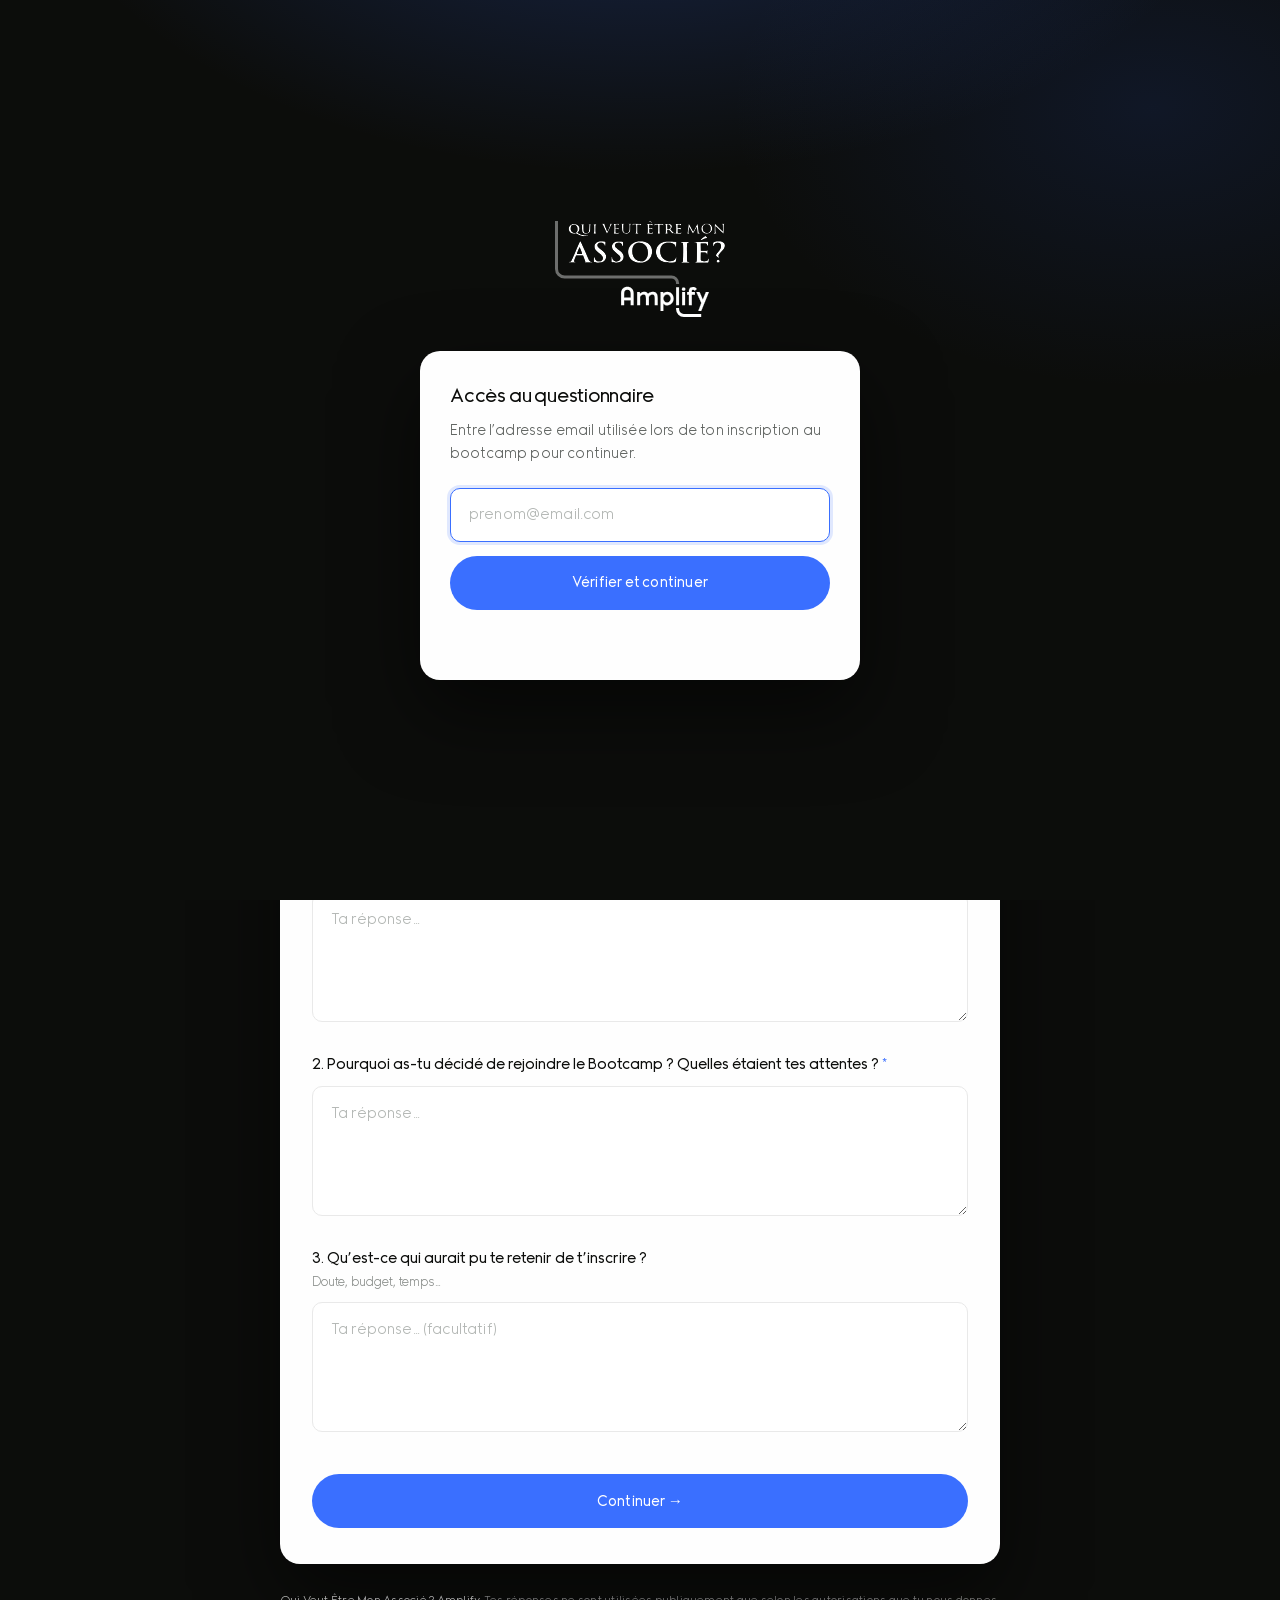
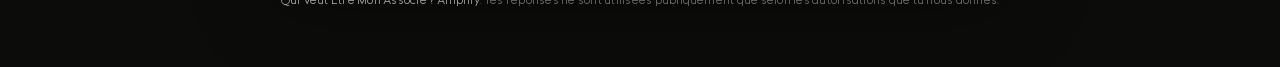
<file: temoignage-bootcamp.html>
<!DOCTYPE html>
<html lang="fr">
<head>
<meta charset="UTF-8" />
<meta name="viewport" content="width=device-width, initial-scale=1.0" />
<title>Qui Veut Être Mon Associé ? Amplify · Raconte-nous ton parcours</title>
<meta name="theme-color" content="#0c0d0b" />
<meta name="robots" content="noindex, nofollow" />
<link rel="icon" href="/assets/favicon.svg" type="image/svg+xml" />
<link rel="preload" href="/assets/fonts/Slake-Regular.woff2" as="font" type="font/woff2" crossorigin />
<link rel="preload" href="/assets/fonts/Slake-Light.woff2" as="font" type="font/woff2" crossorigin />
<link rel="stylesheet" href="/assets/qvema.css" />
<style>
  .qv-greet.big{font-size:1rem;line-height:1.55;padding:20px 22px}
  .qv-greet.big .hello{display:block;font-size:1.25rem;font-weight:400;margin-bottom:8px;color:var(--noir)}
  textarea{min-height:130px}
</style>
</head>
<body>
<!-- Contrôle d'accès : email d'inscription (table Clients Airtable) -->
<div id="clientGate" class="gate">
  <div class="gate-inner">
    <a class="brand-logo" href="https://quiveutetremonassocie.com" target="_blank" rel="noopener">
      <img src="/assets/logo-qvema-amplify.svg" alt="Qui Veut Être Mon Associé ? Amplify" width="170" height="97" />
    </a>
    <div class="gate-card">
      <h2>Accès au questionnaire</h2>
      <p>Entre l'adresse email utilisée lors de ton inscription au bootcamp pour continuer.</p>
      <input id="clientGateEmail" type="email" autocomplete="email" placeholder="prenom@email.com" />
      <button id="clientGateBtn" type="button" class="btn-primary">Vérifier et continuer</button>
      <div id="clientGateMsg" class="gate-msg"></div>
    </div>
  </div>
</div>

<div class="wrap">
  <header class="brand">
    <a class="brand-logo" href="https://quiveutetremonassocie.com" target="_blank" rel="noopener">
      <img src="/assets/logo-qvema-amplify.svg" alt="Qui Veut Être Mon Associé ? Amplify" width="190" height="108" />
    </a>
    <div class="kicker">Bootcamp · Ton témoignage</div>
    <h1>Raconte-nous ton parcours</h1>
    <p>Avant, pendant et après le Bootcamp. 5 à 10 minutes, avec tes mots.</p>
  </header>

  <div class="card">
    <form id="form" novalidate>
      <div class="progress" id="progress"><div class="pbar"><span id="pbar"></span></div><div class="pstep" id="pstep">Étape 1 / 4</div></div>

      <div id="greet" class="qv-greet big hidden"></div>

      <!-- Identité : masquée si Airtable renvoie prénom + nom -->
      <div id="identity">
        <div class="section-label">Tu es…</div>
        <div class="field" data-required>
          <label class="q" for="email">Ton email <span class="req">*</span></label>
          <input type="email" id="email" name="email" autocomplete="email" placeholder="prenom@email.com" />
          <div class="err">Merci d’indiquer un email valide.</div>
        </div>
        <div class="field" data-required>
          <label class="q" for="prenom">Prénom <span class="req">*</span></label>
          <input type="text" id="prenom" name="prenom" autocomplete="given-name" />
          <div class="err">Merci d’indiquer ton prénom.</div>
        </div>
        <div class="field" data-required>
          <label class="q" for="nom">Nom <span class="req">*</span></label>
          <input type="text" id="nom" name="nom" autocomplete="family-name" />
          <div class="err">Merci d’indiquer ton nom.</div>
        </div>
      </div>

      <!-- ÉTAPE 1 : AVANT -->
      <div class="step" id="step1">
        <div class="step-head">
          <h2>Avant le Bootcamp</h2>
          <div class="sub">D’où tu partais, et pourquoi tu t’es lancé·e.</div>
        </div>
        <div class="field" data-required>
          <label class="q" for="q1">1. Que faisais-tu avant le Bootcamp et quel point était le plus bloquant pour faire avancer ton projet ? <span class="req">*</span></label>
          <textarea id="q1" name="q1" placeholder="Ta réponse…"></textarea>
          <div class="err">Merci de répondre à cette question.</div>
        </div>
        <div class="field" data-required>
          <label class="q" for="q2">2. Pourquoi as-tu décidé de rejoindre le Bootcamp ? Quelles étaient tes attentes ? <span class="req">*</span></label>
          <textarea id="q2" name="q2" placeholder="Ta réponse…"></textarea>
          <div class="err">Merci de répondre à cette question.</div>
        </div>
        <div class="field">
          <label class="q" for="q3">3. Qu’est-ce qui aurait pu te retenir de t’inscrire ?
            <span class="hint">Doute, budget, temps…</span>
          </label>
          <textarea id="q3" name="q3" placeholder="Ta réponse… (facultatif)"></textarea>
        </div>
        <div class="nav">
          <button type="button" class="btn-primary" data-next>Continuer →</button>
        </div>
      </div>

      <!-- ÉTAPE 2 : PENDANT -->
      <div class="step hidden" id="step2">
        <div class="step-head">
          <h2>Pendant le Bootcamp</h2>
          <div class="sub">Ce que tu as vécu, ce qui t’a servi.</div>
        </div>
        <div class="field" data-required>
          <label class="q" for="q4">4. Comment s’est passé le Bootcamp pour toi ? <span class="req">*</span></label>
          <textarea id="q4" name="q4" placeholder="Ta réponse…"></textarea>
          <div class="err">Merci de répondre à cette question.</div>
        </div>
        <div class="field" data-required>
          <label class="q" for="q5">5. Qu’est-ce qui t’a été le plus utile ? <span class="req">*</span>
            <span class="hint">Un module, un live, un jury, le réseau, l’IA, etc.</span>
          </label>
          <textarea id="q5" name="q5" placeholder="Ta réponse…"></textarea>
          <div class="err">Merci de répondre à cette question.</div>
        </div>
        <div class="field">
          <label class="q" for="q6">6. Qu’est-ce qui t’a agréablement surpris pendant le Bootcamp ? Les choses auxquelles tu ne t’attendais pas ?</label>
          <textarea id="q6" name="q6" placeholder="Ta réponse… (facultatif)"></textarea>
        </div>
        <div class="nav">
          <button type="button" class="btn-ghost" data-prev>← Retour</button>
          <button type="button" class="btn-primary" data-next>Continuer →</button>
        </div>
      </div>

      <!-- ÉTAPE 3 : APRÈS -->
      <div class="step hidden" id="step3">
        <div class="step-head">
          <h2>Après le Bootcamp</h2>
          <div class="sub">Ce qui a changé, et la suite.</div>
        </div>
        <div class="field" data-required>
          <label class="q" for="q7">7. Qu’est-ce qui a changé depuis, concrètement ? <span class="req">*</span>
            <span class="hint">Si tu as des chiffres en tête (CA, nombre de clients, levée de fonds, partenariats…), ils nous aideront à mesurer le chemin parcouru.</span>
          </label>
          <textarea id="q7" name="q7" placeholder="Ta réponse…"></textarea>
          <div class="err">Merci de répondre à cette question.</div>
        </div>
        <div class="field">
          <label class="q" for="q8">8. Quels sont tes nouveaux challenges maintenant ?</label>
          <textarea id="q8" name="q8" placeholder="Ta réponse… (facultatif)"></textarea>
        </div>
        <div class="field" data-required>
          <label class="q" for="q9">9. Un petit mot pour les prochains élèves du Bootcamp ? <span class="req">*</span></label>
          <textarea id="q9" name="q9" placeholder="Ta réponse…"></textarea>
          <div class="err">Merci de répondre à cette question.</div>
        </div>
        <div class="nav">
          <button type="button" class="btn-ghost" data-prev>← Retour</button>
          <button type="button" class="btn-primary" data-next>Continuer →</button>
        </div>
      </div>

      <!-- ÉTAPE 4 : AUTORISATIONS -->
      <div class="step hidden" id="step4">
        <div class="step-head">
          <h2>Autorisations</h2>
          <div class="sub">Pour savoir comment on peut utiliser ton témoignage.</div>
        </div>
        <div class="field" data-required>
          <label class="q">10. Nous autorises-tu à utiliser ton témoignage (prénom, nom, photo, citations) dans nos communications (ads, site, réseaux) ? <span class="req">*</span></label>
          <div class="opts">
            <label class="opt"><input type="radio" name="q10" value="Oui"><span>Oui</span></label>
            <label class="opt"><input type="radio" name="q10" value="Non"><span>Non</span></label>
            <label class="opt"><input type="radio" name="q10" value="Oui, mais en anonyme"><span>Oui, mais en anonyme</span></label>
          </div>
          <div class="err">Merci de choisir une réponse.</div>
        </div>
        <div class="field" data-required>
          <label class="q">11. Acceptes-tu que l’on mentionne tes chiffres ? <span class="req">*</span></label>
          <div class="opts">
            <label class="opt"><input type="radio" name="q11" value="Oui"><span>Oui</span></label>
            <label class="opt"><input type="radio" name="q11" value="Non"><span>Non</span></label>
            <label class="opt"><input type="radio" name="q11" value="Oui, arrondis"><span>Oui, arrondis</span></label>
          </div>
          <div class="err">Merci de choisir une réponse.</div>
        </div>
        <div class="field" data-required>
          <label class="q">12. Serais-tu partant pour témoigner en live dans un webinaire ou en vidéo ? <span class="req">*</span></label>
          <div class="opts">
            <label class="opt"><input type="radio" name="q12" value="Oui"><span>Oui</span></label>
            <label class="opt"><input type="radio" name="q12" value="Peut-être"><span>Peut-être</span></label>
            <label class="opt"><input type="radio" name="q12" value="Non"><span>Non</span></label>
          </div>
          <div class="err">Merci de choisir une réponse.</div>
        </div>
        <div class="nav">
          <button type="button" class="btn-ghost" data-prev>← Retour</button>
          <button type="submit" class="btn-primary" id="submitBtn">Envoyer mon témoignage</button>
        </div>
      </div>
    </form>

    <div class="thanks hidden" id="thanks">
      <div class="check"><svg viewBox="0 0 24 24"><path d="M20 6L9 17l-5-5"/></svg></div>
      <p>Merci beaucoup ! Ton retour compte énormément pour nous afin d’améliorer le Bootcamp, promotion après promotion.</p>
    </div>
  </div>

  <div class="foot"><a href="https://quiveutetremonassocie.com" target="_blank" rel="noopener">Qui Veut Être Mon Associé ? Amplify</a>. Tes réponses ne sont utilisées publiquement que selon les autorisations que tu nous donnes.</div>
</div>

<script>
/* ====== CONFIG ====== */
const ENDPOINT_URL = "https://script.google.com/macros/s/AKfycbzVcNiXd0lAOFtyBWOE4vOaZOj0LHJDqO8zJ_yn6B_nRVtA4mTjfHcR9itlnjL-cAyJnA/exec";
const MODULE = "Témoignage Bootcamp"; /* onglet de destination côté Apps Script */
const DRAFT_KEY = "qv-temoignage-draft";
let PROFILE = { promo: "" };

function escapeHtml(s){ var d=document.createElement('div'); d.textContent=(s==null?'':s); return d.innerHTML; }
function mapPromo(p){ var m=(p||'').match(/(\d+)/); return m?('Promo '+m[1]):''; }

/* ====== Contrôle d'accès ====== */
(function(){
  var gate=document.getElementById('clientGate'),input=document.getElementById('clientGateEmail'),
      btn=document.getElementById('clientGateBtn'),msg=document.getElementById('clientGateMsg'),
      CONTACT='contact@qvemaamplify.com';
  function setMsg(h){ msg.innerHTML=h; }
  function link(){ return '<a href="mailto:'+CONTACT+'">'+CONTACT+'</a>'; }
  function isEmail(v){ return /^[^@\s]+@[^@\s]+\.[^@\s]+$/.test(v); }
  function spin(){ return '<span class="ld-spin"></span>'; }

  function applyProfile(email,j){
    PROFILE.promo=mapPromo(j.promo);
    var f=document.getElementById('email'); f.value=email; f.readOnly=true; f.classList.add('qv-lock');
    var pn=document.getElementById('prenom'), nn=document.getElementById('nom');
    if(j.prenom){ pn.value=j.prenom; pn.readOnly=true; pn.classList.add('qv-lock'); }
    if(j.nom){ nn.value=j.nom; nn.readOnly=true; nn.classList.add('qv-lock'); }
    // Prénom + nom connus : on masque le bloc identité, l'accueil suffit.
    if(j.prenom && j.nom){ document.getElementById('identity').classList.add('hidden'); }
    var full=[j.prenom,j.nom].filter(Boolean).join(' ');
    var g=document.getElementById('greet');
    g.innerHTML='<span class="hello">Hello <b>'+(full?escapeHtml(full):'')+'</b> !</span>'+
      'Un grand merci d’avoir fait partie de '+(PROFILE.promo?('la <b>'+escapeHtml(PROFILE.promo)+'</b> du Bootcamp'):'du Bootcamp')+
      '. On aimerait mieux comprendre ton parcours, avant, pendant et après. '+
      'Prends 5 à 10 minutes et réponds avec tes mots, ça nous aiderait beaucoup.';
    g.classList.remove('hidden');
    restoreDraft();
  }

  async function verify(){
    var email=(input.value||'').trim();
    if(!isEmail(email)){ setMsg('Merci d’indiquer une adresse email valide.'); return; }
    btn.disabled=true; var old=btn.innerHTML; btn.innerHTML=spin()+'Vérification…'; msg.innerHTML='';
    var j=null, okResp=false;
    for(var attempt=0; attempt<3 && !okResp; attempt++){
      if(attempt>0){ btn.innerHTML=spin()+'Nouvel essai…'; await new Promise(function(res){setTimeout(res,1200);}); }
      try{
        var r=await fetch('/api/check-client',{method:'POST',headers:{'Content-Type':'application/json'},body:JSON.stringify({email:email})});
        j=await r.json().catch(function(){return null;});
        if(r.ok && j && (j.found===true || j.found===false)){ okResp=true; }
      }catch(e){ /* on réessaie */ }
    }
    if(okResp && j.found===true){
      applyProfile(email,j);
      gate.style.display='none';
    } else if(okResp && j.found===false){
      btn.disabled=false; btn.innerHTML=old;
      setMsg('Cet email ne correspond à aucune inscription. Utilise l’adresse email de ton inscription, ou écris à '+link()+'.');
    } else {
      btn.disabled=false; btn.innerHTML=old;
      setMsg('Vérification impossible pour le moment. Réessaie dans un instant. Si le problème persiste, écris à '+link()+'.');
    }
  }
  btn.addEventListener('click',verify);
  input.addEventListener('keydown',function(e){ if(e.key==='Enter'){ e.preventDefault(); verify(); } });
  input.focus();
})();

/* ====== Brouillon (navigateur uniquement, par email) ====== */
function draftKey(){ return DRAFT_KEY+':'+(document.getElementById('email').value||'').toLowerCase(); }
function saveDraft(){
  try{
    var d={};
    document.querySelectorAll('#form textarea').forEach(t=>d[t.name]=t.value);
    ['q10','q11','q12'].forEach(n=>{const el=document.querySelector('[name="'+n+'"]:checked'); if(el) d[n]=el.value;});
    localStorage.setItem(draftKey(),JSON.stringify(d));
  }catch(e){}
}
function restoreDraft(){
  try{
    var d=JSON.parse(localStorage.getItem(draftKey())||'null'); if(!d) return;
    Object.keys(d).forEach(k=>{
      const t=document.querySelector('textarea[name="'+k+'"]'); if(t){ t.value=d[k]; return; }
      const r=document.querySelector('input[name="'+k+'"][value="'+CSS.escape(d[k])+'"]');
      if(r){ r.checked=true; r.closest('.opt').classList.add('sel'); }
    });
  }catch(e){}
}
function clearDraft(){ try{ localStorage.removeItem(draftKey()); }catch(e){} }

/* ====== Validation ====== */
function fieldFilled(f){
  const checks=f.querySelectorAll('input[type=radio],input[type=checkbox]');
  if(checks.length) return [...checks].some(r=>r.checked);
  const c=f.querySelector('input,select,textarea');
  if(c && c.type==='email') return /^[^@\s]+@[^@\s]+\.[^@\s]+$/.test(c.value.trim());
  return c && c.value.trim()!=='';
}
function validate(scope){
  let ok=true,firstBad=null;
  scope.querySelectorAll('.field[data-required]').forEach(f=>{
    const filled=fieldFilled(f);
    f.classList.toggle('invalid',!filled);
    if(!filled){ ok=false; if(!firstBad) firstBad=f; }
  });
  if(firstBad) firstBad.scrollIntoView({behavior:'smooth',block:'center'});
  return ok;
}
document.querySelectorAll('.opt input').forEach(inp=>{
  inp.addEventListener('change',()=>{
    inp.closest('.opts').querySelectorAll('.opt').forEach(o=>o.classList.remove('sel'));
    inp.closest('.opt').classList.toggle('sel',inp.checked);
    saveDraft();
  });
});
document.querySelectorAll('input,select,textarea').forEach(el=>{
  el.addEventListener('input',()=>{const f=el.closest('.field');if(f)f.classList.remove('invalid'); if(el.tagName==='TEXTAREA') saveDraft();});
  el.addEventListener('change',()=>{const f=el.closest('.field');if(f)f.classList.remove('invalid');});
});

/* ====== Navigation par étapes ====== */
const STEPS=[...document.querySelectorAll('.step')];
let cur=0;
function show(i){
  STEPS.forEach((s,k)=>s.classList.toggle('hidden',k!==i));
  cur=i;
  document.getElementById('pbar').style.width=((i+1)/STEPS.length*100)+'%';
  document.getElementById('pstep').textContent='Étape '+(i+1)+' / '+STEPS.length;
  // Accueil + identité visibles uniquement sur la première étape
  document.getElementById('greet').style.display=i===0?'':'none';
  document.getElementById('identity').style.display=i===0?'':'none';
  window.scrollTo({top:0,behavior:'smooth'});
}
document.querySelectorAll('[data-next]').forEach(b=>b.addEventListener('click',()=>{
  if(cur===0){ if(!validate(document.getElementById('identity'))) return; }
  if(!validate(STEPS[cur])) return;
  show(cur+1);
}));
document.querySelectorAll('[data-prev]').forEach(b=>b.addEventListener('click',()=>show(cur-1)));
show(0);

/* ====== Collecte (clés = intitulés de colonnes) ====== */
function collect(){
  const v=id=>document.getElementById(id).value.trim();
  const g=name=>{const el=document.querySelector('[name="'+name+'"]:checked');return el?el.value:'';};
  return {
    "Horodatage": new Date().toISOString(),
    "Module": MODULE,
    "Promo": PROFILE.promo,
    "Email": v('email'),
    "Prénom": v('prenom'),
    "Nom": v('nom'),
    "1. Avant : activité et blocages": v('q1'),
    "2. Pourquoi le Bootcamp / attentes": v('q2'),
    "3. Freins à l'inscription": v('q3'),
    "4. Déroulé du Bootcamp": v('q4'),
    "5. Le plus utile": v('q5'),
    "6. Belles surprises": v('q6'),
    "7. Ce qui a changé (chiffres)": v('q7'),
    "8. Nouveaux challenges": v('q8'),
    "9. Mot aux prochains élèves": v('q9'),
    "10. Autorisation témoignage": g('q10'),
    "11. Autorisation chiffres": g('q11'),
    "12. Partant live / vidéo": g('q12')
  };
}

document.getElementById('form').addEventListener('submit',async e=>{
  e.preventDefault();
  if(!validate(STEPS[STEPS.length-1])) return;
  const btn=document.getElementById('submitBtn');
  btn.disabled=true; btn.innerHTML='<span class="ld-spin"></span>Envoi en cours…';
  try{
    if(ENDPOINT_URL && ENDPOINT_URL.indexOf('http')===0){
      await fetch(ENDPOINT_URL,{method:'POST',mode:'no-cors',headers:{'Content-Type':'text/plain;charset=utf-8'},body:JSON.stringify(collect())});
    }
    clearDraft();
    document.getElementById('form').classList.add('hidden');
    document.getElementById('progress').classList.add('hidden');
    // Le titre et son sous-titre n'ont plus lieu d'être une fois le
    // questionnaire terminé : ils faisaient doublon avec le message final.
    var bh=document.querySelector('.brand h1'); if(bh) bh.classList.add('hidden');
    var bp=document.querySelector('.brand p');  if(bp) bp.classList.add('hidden');
    document.getElementById('thanks').classList.remove('hidden');
    window.scrollTo({top:0,behavior:'smooth'});
  }catch(err){
    btn.disabled=false; btn.textContent='Envoyer mon témoignage';
    alert("Un souci est survenu lors de l'envoi. Merci de réessayer dans un instant.");
  }
});
</script>
</body>
</html>
</file>
<file: assets/qvema.css>
/* ==========================================================================
   Qui Veut Être Mon Associé ? Amplify — Design system questionnaires
   Tokens repris à l'identique du site quiveutetremonassocie.com
   (typo Slake, noir #0c0d0b, blanc #fefefe, bleu primaire #3a6fff,
    boutons pill 100px, cartes 10/20px).
   ========================================================================== */

/* --- Typographie de marque ------------------------------------------------ */
@font-face{font-family:Slake;src:url(/assets/fonts/Slake-Light.woff2) format("woff2");font-weight:300;font-style:normal;font-display:swap}
@font-face{font-family:Slake;src:url(/assets/fonts/Slake-Regular.woff2) format("woff2");font-weight:400;font-style:normal;font-display:swap}
@font-face{font-family:Slake;src:url(/assets/fonts/Slake-Bold.woff2) format("woff2");font-weight:700;font-style:normal;font-display:swap}
@font-face{font-family:Slake;src:url(/assets/fonts/Slake-Black.woff2) format("woff2");font-weight:900;font-style:normal;font-display:swap}

:root{
  /* Couleurs de marque */
  --noir:#0c0d0b;
  --noir-profond:#000;
  --blanc:#fefefe;
  --primary:#3a6fff;
  --primary-deep:#264db6;
  --primary-light:#eef4f8;
  --gris:#e9e9e9;
  --gris-clair:#f8f8f8;
  --gris-texte:#5f6360;
  --gris-doux:#8b8f8c;
  --blanc-70:rgba(254,254,254,.7);
  --blanc-45:rgba(254,254,254,.45);
  --blanc-15:rgba(254,254,254,.15);
  --blanc-10:rgba(254,254,254,.1);
  --erreur:#d0342c;
  /* Formes */
  --radius-card:20px;
  --radius-field:10px;
  --radius-btn:100px;
  /* Typo */
  --font:Slake,"Helvetica Neue",Arial,sans-serif;
  --ls-titre:-.01em;
  --ls-body:.01em;
}

*{box-sizing:border-box;margin:0;padding:0}

html{-webkit-text-size-adjust:100%}

body{
  font-family:var(--font);
  font-weight:300;
  letter-spacing:var(--ls-body);
  background-color:var(--noir);
  /* Halo bleu façon sections « nebula » du site */
  background-image:
    radial-gradient(900px 520px at 50% -180px,rgba(58,111,255,.28),transparent 68%),
    radial-gradient(600px 400px at 90% 12%,rgba(38,77,182,.16),transparent 70%);
  background-repeat:no-repeat;
  background-attachment:fixed;
  min-height:100vh;
  color:var(--blanc);
  padding:40px 20px 56px;
  line-height:1.5;
  -webkit-font-smoothing:antialiased;
  /* Slake embarque des ligatures décoratives actives par défaut : elles
     transforment « Comment » en « @mment » et « c'est » en « c'eſt ».
     Tolérable sur les titres courts du site, illisible sur de la prose. */
  font-variant-ligatures:none;
  font-feature-settings:"liga" 0,"clig" 0,"dlig" 0,"hlig" 0,"calt" 0;
}

.wrap{max-width:720px;margin:0 auto}

/* --- En-tête de marque ---------------------------------------------------- */
.brand{text-align:center;margin-bottom:28px}

.brand-logo{display:inline-block;margin-bottom:22px;line-height:0;transition:opacity .25s}
.brand-logo:hover{opacity:.75}
.brand-logo img{width:190px;height:auto;display:block}

.brand .kicker{
  color:var(--blanc-70);
  font-weight:400;
  letter-spacing:.16em;
  font-size:.7rem;
  text-transform:uppercase;
}
.brand .kicker b{color:var(--primary);font-weight:400}

.brand h1{
  color:var(--blanc);
  font-size:clamp(1.7rem,5.2vw,2.4rem);
  line-height:1.1;
  letter-spacing:var(--ls-titre);
  margin-top:12px;
  font-weight:400;
}

.brand p{
  color:var(--blanc-70);
  font-size:1rem;
  font-weight:300;
  line-height:1.45;
  margin:14px auto 0;
  max-width:520px;
}

/* --- Carte ---------------------------------------------------------------- */
.card{
  background:var(--blanc);
  border-radius:var(--radius-card);
  padding:36px 32px;
  color:var(--noir);
  box-shadow:0 32px 80px rgba(0,0,0,.55);
}

/* --- Progression ---------------------------------------------------------- */
.progress{display:flex;align-items:center;gap:14px;margin-bottom:28px}
.pbar{flex:1;height:4px;background:var(--gris);border-radius:99px;overflow:hidden}
.pbar span{
  display:block;height:100%;width:50%;
  background:linear-gradient(90deg,var(--primary),var(--primary-deep));
  border-radius:99px;transition:width .4s cubic-bezier(.25,.46,.45,.94);
}
.pstep{font-size:.75rem;color:var(--gris-texte);font-weight:400;letter-spacing:.04em;white-space:nowrap}

/* --- Titres d'étape ------------------------------------------------------- */
.step-head{margin-bottom:26px}
.step-head h2{
  font-size:1.45rem;color:var(--noir);font-weight:400;
  line-height:1.2;letter-spacing:var(--ls-titre);
}
.step-head .sub{color:var(--gris-texte);font-size:.94rem;font-weight:300;margin-top:8px;line-height:1.45}

.section-label{
  font-size:.68rem;font-weight:700;letter-spacing:.18em;text-transform:uppercase;
  color:var(--primary);margin:34px 0 14px;
}
.section-label:first-child{margin-top:0}

/* --- Champs --------------------------------------------------------------- */
.field{margin-bottom:24px}

label.q{
  display:block;font-weight:400;font-size:1rem;margin-bottom:10px;
  color:var(--noir);line-height:1.35;letter-spacing:0;
}
label.q .req{color:var(--primary)}

.hint{
  font-size:.83rem;color:var(--gris-doux);font-weight:300;
  margin-top:4px;display:block;line-height:1.4;letter-spacing:0;
}

input[type=text],input[type=email],input[type=date],input[type=url],input[type=tel],
input[type=number],select,textarea{
  width:100%;
  padding:15px 18px;
  min-height:54px;
  border:1px solid var(--gris);
  border-radius:var(--radius-field);
  font-size:16px;
  font-family:inherit;
  font-weight:400;
  letter-spacing:var(--ls-body);
  color:var(--noir);
  background:#fff;
  transition:border-color .25s,box-shadow .25s;
}
input::placeholder,textarea::placeholder{color:#b4b8b5;font-weight:300}

input:focus,select:focus,textarea:focus{
  outline:none;
  border-color:var(--primary);
  box-shadow:0 0 0 3px rgba(58,111,255,.15);
}

textarea{resize:vertical;min-height:110px;line-height:1.5}

select{
  appearance:none;
  background-image:url("data:image/svg+xml;utf8,<svg xmlns='http://www.w3.org/2000/svg' width='14' height='14' viewBox='0 0 24 24' fill='none' stroke='%230c0d0b' stroke-width='2'><path d='M6 9l6 6 6-6'/></svg>");
  background-repeat:no-repeat;
  background-position:right 18px center;
  padding-right:44px;
  cursor:pointer;
}

/* --- Échelle de notation (1 → n) ------------------------------------------ */
.scale{display:flex;gap:8px;flex-wrap:wrap}
.scale label{flex:1;min-width:52px;text-align:center;cursor:pointer}
.scale input{position:absolute;opacity:0;pointer-events:none}
.scale .dot{
  display:flex;align-items:center;justify-content:center;height:52px;
  border:1px solid var(--gris);border-radius:var(--radius-field);
  font-weight:400;font-size:1rem;color:var(--gris-texte);
  transition:background-color .18s,border-color .18s,color .18s;
}
.scale label:hover .dot{border-color:var(--noir)}
.scale input:checked + .dot{background:var(--primary);border-color:var(--primary);color:var(--blanc)}
.scale input:focus-visible + .dot{box-shadow:0 0 0 3px rgba(58,111,255,.25)}
.scale-legend{
  display:flex;justify-content:space-between;font-size:.76rem;
  color:var(--gris-doux);font-weight:300;margin-top:8px;letter-spacing:0;
}

/* --- Échelle NPS (0 → 10) ------------------------------------------------- */
.nps{display:flex;gap:6px;flex-wrap:wrap}
.nps label{cursor:pointer}
.nps input{position:absolute;opacity:0;pointer-events:none}
.nps .n{
  display:flex;align-items:center;justify-content:center;width:42px;height:46px;
  border:1px solid var(--gris);border-radius:var(--radius-field);
  font-size:.95rem;font-weight:400;color:var(--gris-texte);
  transition:background-color .18s,border-color .18s,color .18s;
}
.nps label:hover .n{border-color:var(--noir)}
.nps input:checked + .n{background:var(--primary);border-color:var(--primary);color:var(--blanc)}
.nps input:focus-visible + .n{box-shadow:0 0 0 3px rgba(58,111,255,.25)}

/* --- Choix (radio / checkbox) --------------------------------------------- */
.opts{display:flex;flex-direction:column;gap:10px}
.opt{
  display:flex;align-items:flex-start;gap:13px;
  padding:15px 18px;
  border:1px solid var(--gris);border-radius:var(--radius-field);
  cursor:pointer;
  transition:background-color .18s,border-color .18s;
}
.opt:hover{border-color:var(--noir)}
.opt input{margin-top:1px;width:18px;height:18px;accent-color:var(--primary);flex-shrink:0}
.opt.sel{border-color:var(--primary);background:rgba(58,111,255,.05)}
.opt span{font-size:.97rem;font-weight:300;line-height:1.45;letter-spacing:0}

/* --- Notation par ligne --------------------------------------------------- */
.rating-row{
  display:flex;align-items:center;justify-content:space-between;gap:14px;
  padding:14px 0;border-bottom:1px solid var(--gris);
}
.rating-row:last-child{border-bottom:none}
.rating-row .name{font-size:.95rem;font-weight:300;flex:1;line-height:1.4;letter-spacing:0}
.mini{display:flex;gap:6px}
.mini label{cursor:pointer}
.mini input{position:absolute;opacity:0;pointer-events:none}
.mini .d{
  display:flex;align-items:center;justify-content:center;width:38px;height:38px;
  border:1px solid var(--gris);border-radius:8px;
  font-size:.88rem;font-weight:400;color:var(--gris-texte);
  transition:background-color .18s,border-color .18s,color .18s;
}
.mini label:hover .d{border-color:var(--noir)}
.mini input:checked + .d{background:var(--primary);border-color:var(--primary);color:var(--blanc)}
.mini input:focus-visible + .d{box-shadow:0 0 0 3px rgba(58,111,255,.25)}

/* --- Erreurs -------------------------------------------------------------- */
.err{color:var(--erreur);font-size:.83rem;font-weight:300;margin-top:8px;display:none;letter-spacing:0}
.field.invalid input,.field.invalid select,.field.invalid textarea{border-color:var(--erreur)}
.field.invalid .err{display:block}

/* --- Boutons -------------------------------------------------------------- */
.nav{display:flex;gap:12px;margin-top:34px}

button{
  font-family:inherit;font-size:.95rem;font-weight:400;letter-spacing:.2px;
  border:1px solid transparent;border-radius:var(--radius-btn);
  min-height:54px;padding:15px 28px;cursor:pointer;
  transition:background-color .25s,border-color .25s,color .25s,opacity .25s;
}

.btn-primary{background:var(--primary);color:var(--blanc);flex:1}
.btn-primary:hover{background:var(--primary-deep)}

.btn-ghost{background:#fff0;color:var(--noir);border-color:rgba(12,13,11,.18)}
.btn-ghost:hover{border-color:var(--noir);background:var(--gris-clair)}

button[disabled]{opacity:.5;cursor:not-allowed}
button:focus-visible{outline:2px solid var(--primary);outline-offset:3px}

/* --- Écran de remerciement ------------------------------------------------ */
.thanks{text-align:center;padding:24px 6px}
.thanks .check{
  width:78px;height:78px;border-radius:50%;
  background:var(--primary);
  display:flex;align-items:center;justify-content:center;margin:0 auto 24px;
}
.thanks .check svg{width:38px;height:38px;stroke:var(--blanc);stroke-width:2.5;fill:none}
.thanks h2{color:var(--noir);font-size:1.6rem;font-weight:400;letter-spacing:var(--ls-titre);line-height:1.2}
.thanks p{color:var(--gris-texte);margin-top:14px;font-size:1rem;font-weight:300;line-height:1.5}

/* --- Pied de page --------------------------------------------------------- */
.foot{
  text-align:center;color:var(--blanc-45);font-size:.78rem;font-weight:300;
  margin-top:28px;letter-spacing:.02em;
}
.foot a{color:var(--blanc-70);text-decoration:none}
.foot a:hover{color:var(--blanc);text-decoration:underline;text-underline-offset:3px}

/* --- Contrôle d'accès (gate e-mail) --------------------------------------- */
.gate{
  position:fixed;inset:0;z-index:99999;
  background-color:var(--noir);
  background-image:
    radial-gradient(900px 520px at 50% -180px,rgba(58,111,255,.28),transparent 68%),
    radial-gradient(600px 400px at 90% 12%,rgba(38,77,182,.16),transparent 70%);
  background-repeat:no-repeat;
  display:flex;align-items:center;justify-content:center;
  padding:24px;overflow-y:auto;
}
.gate-inner{width:100%;max-width:440px;text-align:center}
.gate-inner .brand-logo{margin-bottom:26px}
.gate-inner .brand-logo img{width:170px}
.gate-card{
  background:var(--blanc);border-radius:var(--radius-card);
  padding:34px 30px;box-shadow:0 32px 80px rgba(0,0,0,.55);
  text-align:left;color:var(--noir);
}
.gate-card h2{
  font-size:1.3rem;font-weight:400;color:var(--noir);
  letter-spacing:var(--ls-titre);line-height:1.2;margin-bottom:10px;
}
.gate-card p{font-size:.94rem;font-weight:300;color:var(--gris-texte);line-height:1.5;margin-bottom:22px}
.gate-card input{margin-bottom:14px}
.gate-card button{width:100%}
.gate-msg{min-height:22px;margin-top:14px;font-size:.88rem;font-weight:300;line-height:1.5;color:var(--erreur)}
.gate-msg a{color:var(--primary);font-weight:400;text-decoration:none;border-bottom:1px solid rgba(58,111,255,.3)}

/* --- Injections JS : message d'accueil, champs verrouillés, spinner ------- */
.qv-greet{
  margin:0 0 24px;padding:16px 18px;border-radius:var(--radius-field);
  background:rgba(58,111,255,.05);border:1px solid rgba(58,111,255,.18);
  color:var(--noir);font-size:.95rem;font-weight:300;line-height:1.5;letter-spacing:0;
}
.qv-greet b{color:var(--primary);font-weight:400}
.qv-greet .qv-promo{color:var(--gris-texte)}

.qv-lock{background:var(--gris-clair) !important;color:var(--gris-texte) !important;cursor:not-allowed !important;opacity:1}

.ld-spin{
  display:inline-block;width:14px;height:14px;margin-right:9px;vertical-align:-2px;
  border:2px solid rgba(254,254,254,.4);border-top-color:var(--blanc);
  border-radius:50%;animation:ldspin .7s linear infinite;
}
@keyframes ldspin{to{transform:rotate(360deg)}}

/* --- Utilitaires ---------------------------------------------------------- */
.hidden{display:none}

/* --- Mobile --------------------------------------------------------------- */
@media (max-width:600px){
  body{padding:28px 14px 40px;background-attachment:scroll}
  .brand-logo img{width:150px}
  .brand{margin-bottom:22px}
  .card{padding:26px 20px;border-radius:16px}
  .gate-card{padding:26px 20px;border-radius:16px}
  .nav{flex-direction:column-reverse}
  .btn-ghost{width:100%}
  .scale{gap:6px}
  .scale label{min-width:44px}
  .scale .dot{height:48px}
  .nps .n{width:38px;height:42px}
  .rating-row{flex-direction:column;align-items:flex-start;gap:10px}
  .mini .d{width:36px;height:36px}
}
</file>
